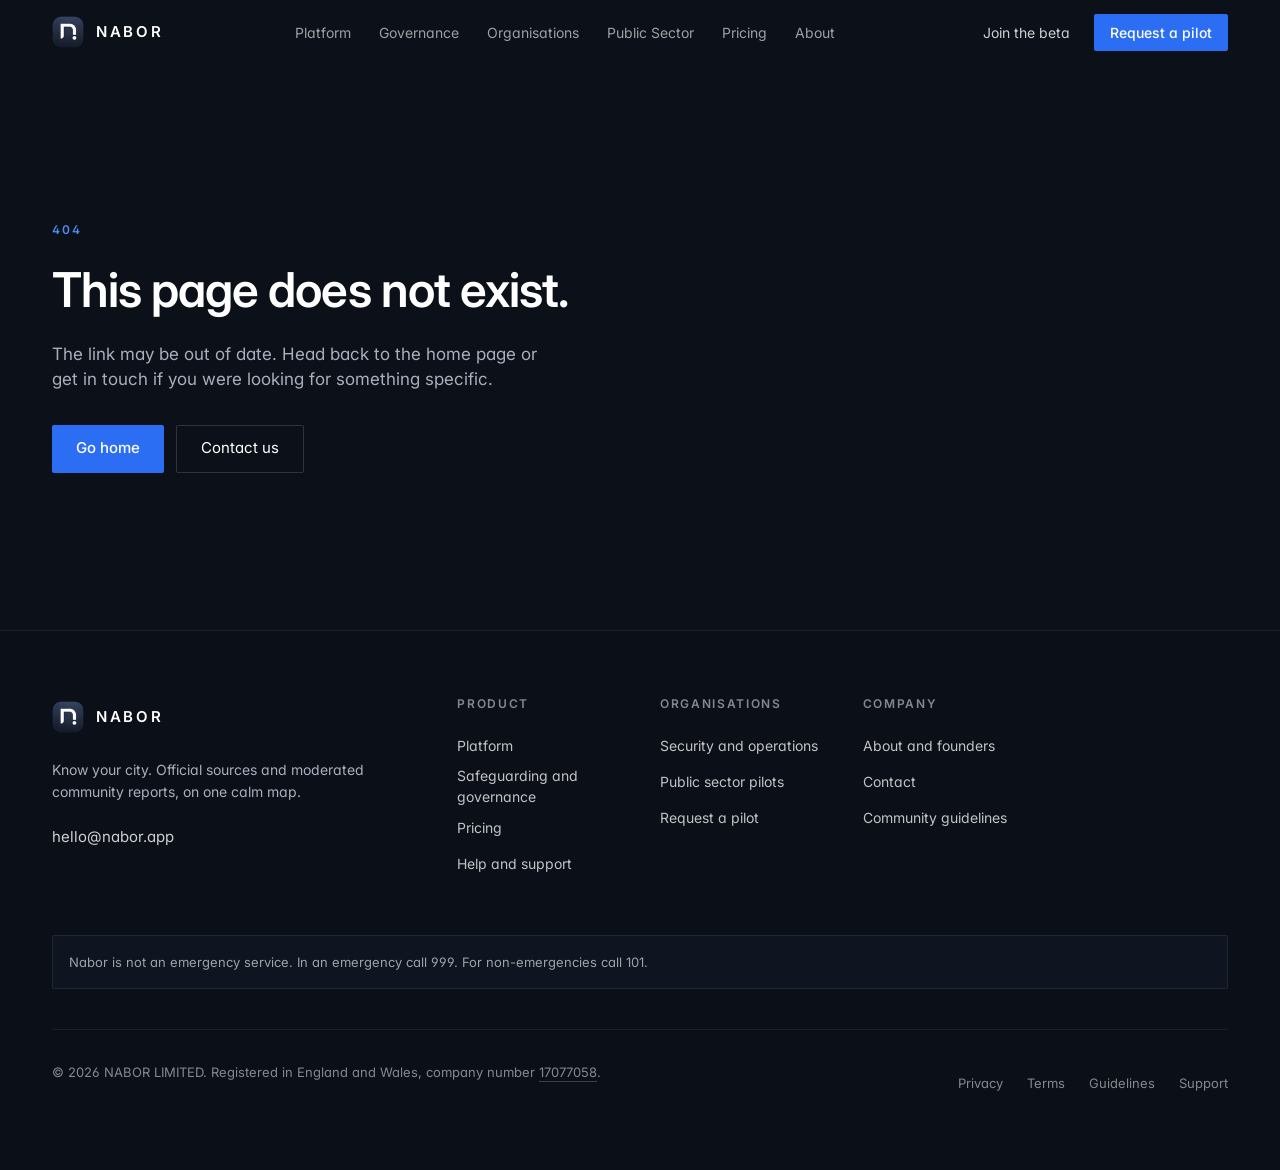
<file: index.html>
<!DOCTYPE html>
<html lang="en-GB" class="dark">
  <head>
    <meta charset="UTF-8" />
    <meta name="viewport" content="width=device-width, initial-scale=1.0, viewport-fit=cover" />
    <meta name="theme-color" content="#0B0F17" />
    <title>Nabor | Know Your City</title>
    <meta name="description" content="Live London updates from TfL, the Environment Agency and the Met Office, plus community reports reviewed before they appear. One calm map, with the source of every incident shown." />
    <link rel="canonical" href="https://nabor.app/" />

    <meta property="og:site_name" content="Nabor" />
    <meta property="og:title" content="Nabor | Know Your City" />
    <meta property="og:description" content="Live updates from official London sources and reviewed community reports, on one calm map. Launching in London." />
    <meta property="og:type" content="website" />
    <meta property="og:url" content="https://nabor.app/" />
    <meta property="og:image" content="https://nabor.app/images/share/nabor-share-2026-10.jpg" />
    <meta property="og:image:secure_url" content="https://nabor.app/images/share/nabor-share-2026-10.jpg" />
    <meta property="og:image:type" content="image/jpeg" />
    <meta property="og:image:alt" content="Nabor: Know your city. In real time. A phone showing the live Nabor map of London at night." />
    <meta property="og:image:width" content="1200" />
    <meta property="og:image:height" content="630" />
    <meta property="og:locale" content="en_GB" />
    <meta name="twitter:card" content="summary_large_image" />
    <meta name="twitter:title" content="Nabor | Know Your City" />
    <meta name="twitter:description" content="Live updates from official London sources and reviewed community reports, on one calm map. Launching in London." />
    <meta name="twitter:image" content="https://nabor.app/images/share/nabor-share-2026-10.jpg" />
    <meta name="twitter:image:alt" content="Nabor: Know your city. In real time. A phone showing the live Nabor map of London at night." />

    <link rel="icon" type="image/png" href="/favicon.png" />
    <link rel="apple-touch-icon" href="/apple-touch-icon.png" />
    <link rel="preconnect" href="https://fonts.googleapis.com" />
    <link rel="preconnect" href="https://fonts.gstatic.com" crossorigin />
    <link href="https://fonts.googleapis.com/css2?family=Inter:wght@300;400;500;600;700&display=swap" rel="stylesheet" />
    <link rel="preload" as="font" href="/fonts/Satoshi-Bold.woff2" type="font/woff2" crossorigin />
    <link rel="preload" as="image" href="/images/scenes/hand-map@1.5x.webp" type="image/webp" media="(min-width: 1024px)" />
    <link rel="preload" as="image" href="/images/scenes/hand-map.webp" type="image/webp" media="(max-width: 1023px)" />
    <script type="application/ld+json">
      {
        "@context": "https://schema.org",
        "@type": "Organization",
        "name": "NABOR LIMITED",
        "alternateName": "Nabor",
        "url": "https://nabor.app/",
        "logo": "https://nabor.app/images/logo-512.png",
        "email": "hello@nabor.app",
        "address": { "@type": "PostalAddress", "addressCountry": "GB" }
      }
    </script>
    <script type="module" crossorigin src="/assets/index-CzXyzDOO.js"></script>
    <link rel="stylesheet" crossorigin href="/assets/index-zHj2R8XG.css">
  </head>
  <body>
    <div id="root"></div>
    <noscript>Nabor needs JavaScript to display this site. Contact us at hello@nabor.app.</noscript>
  </body>
</html>
</file>
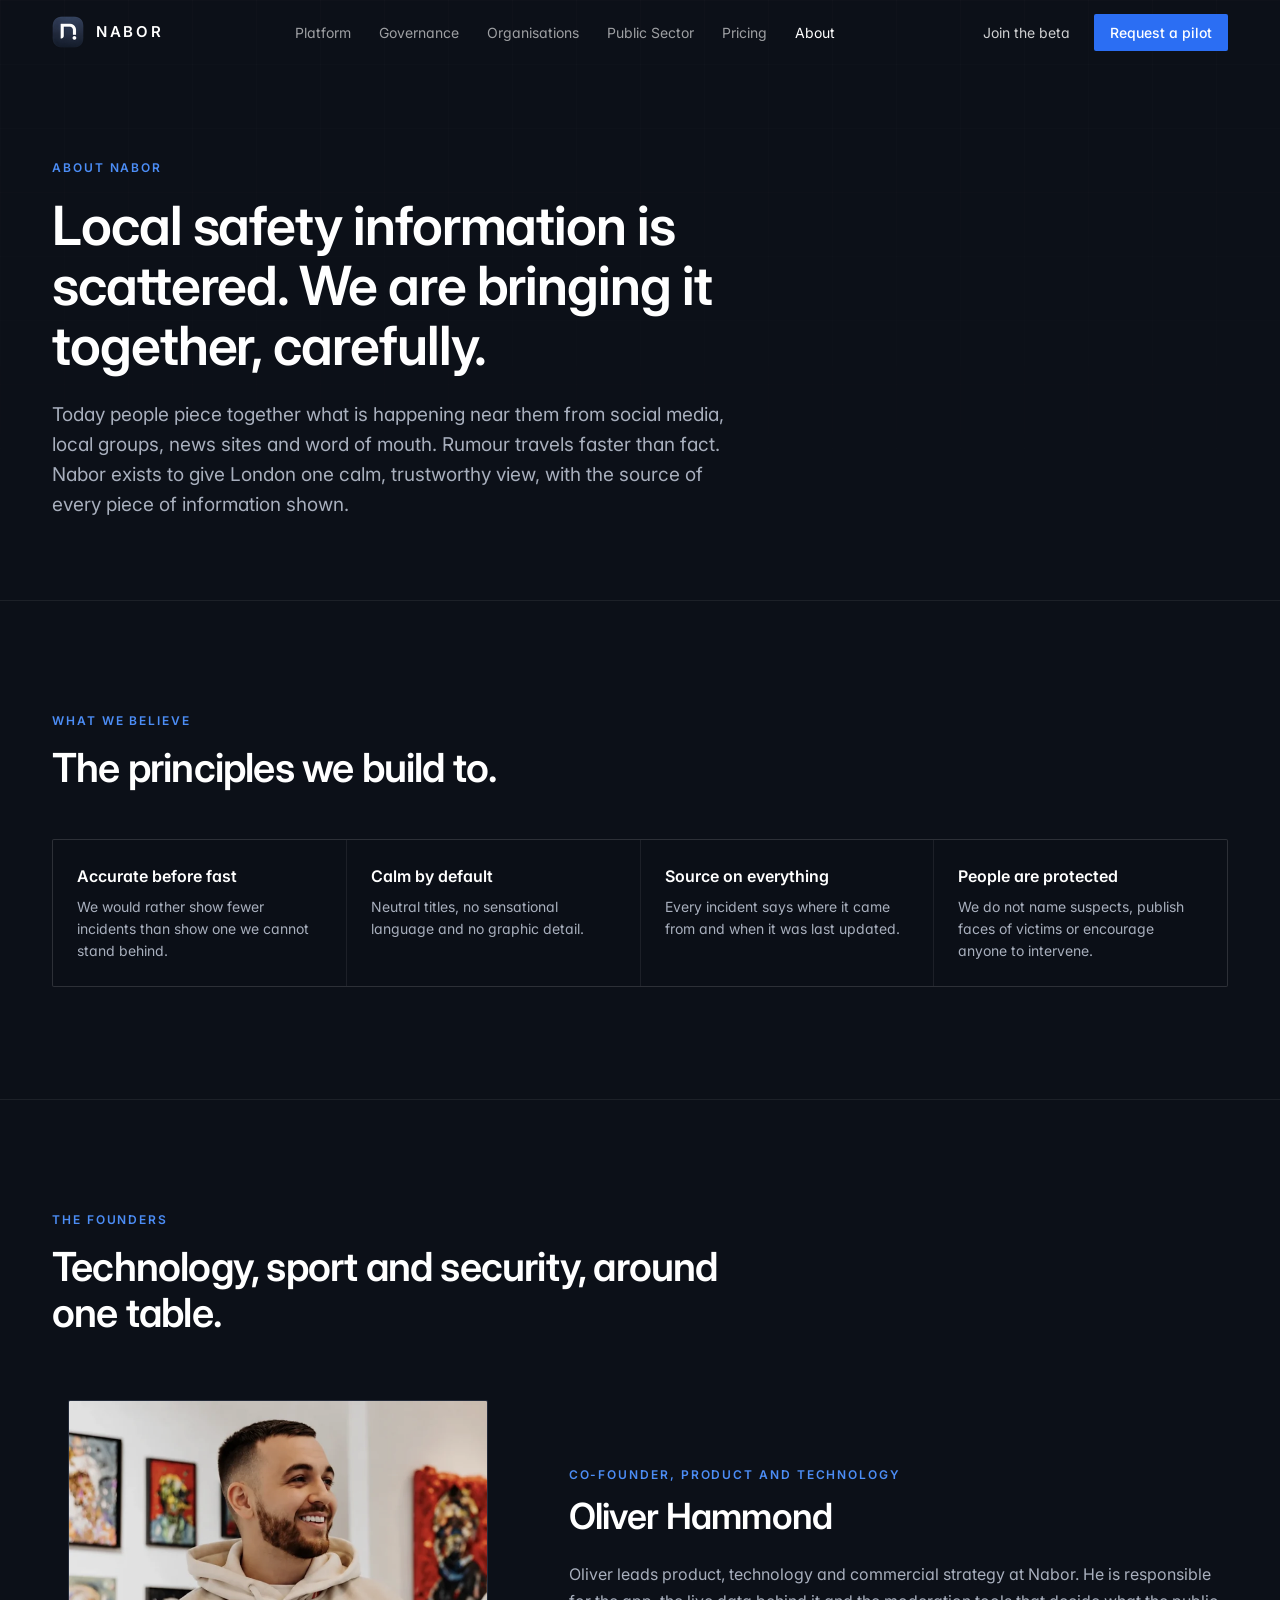
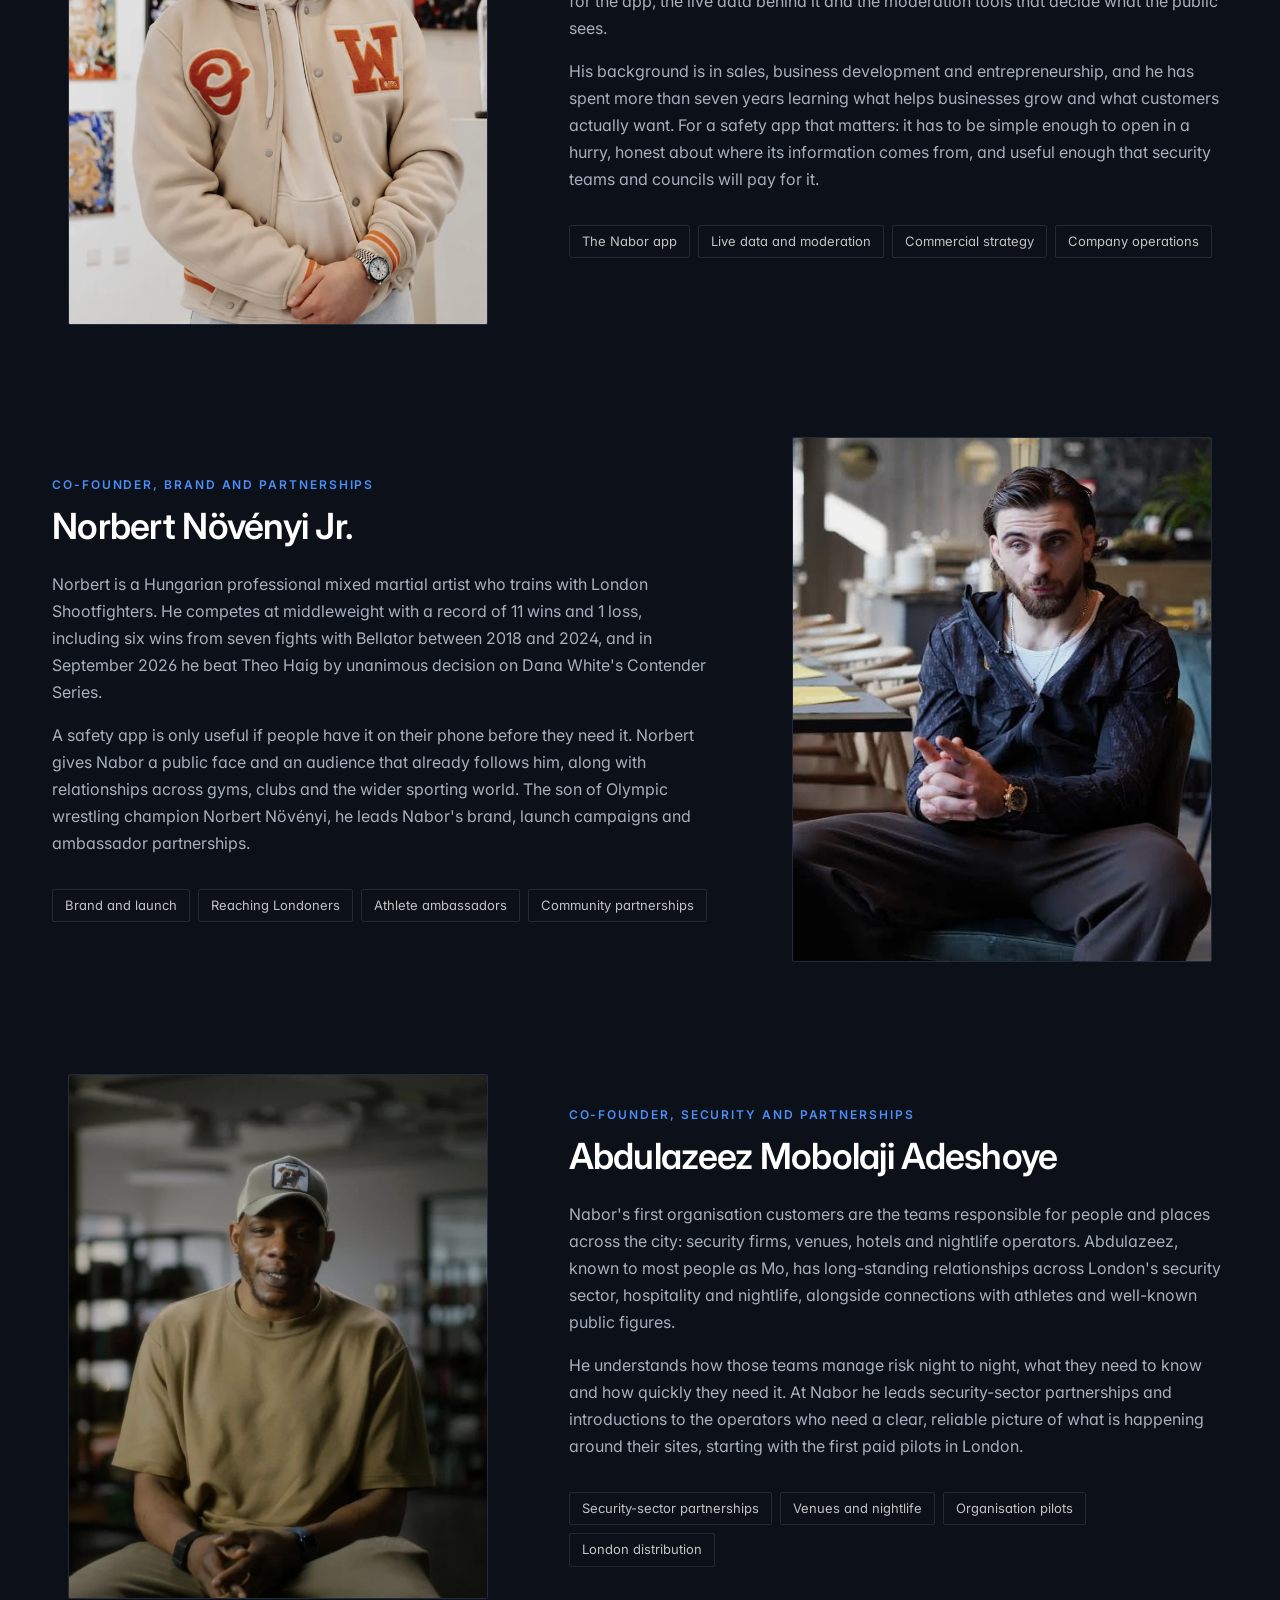
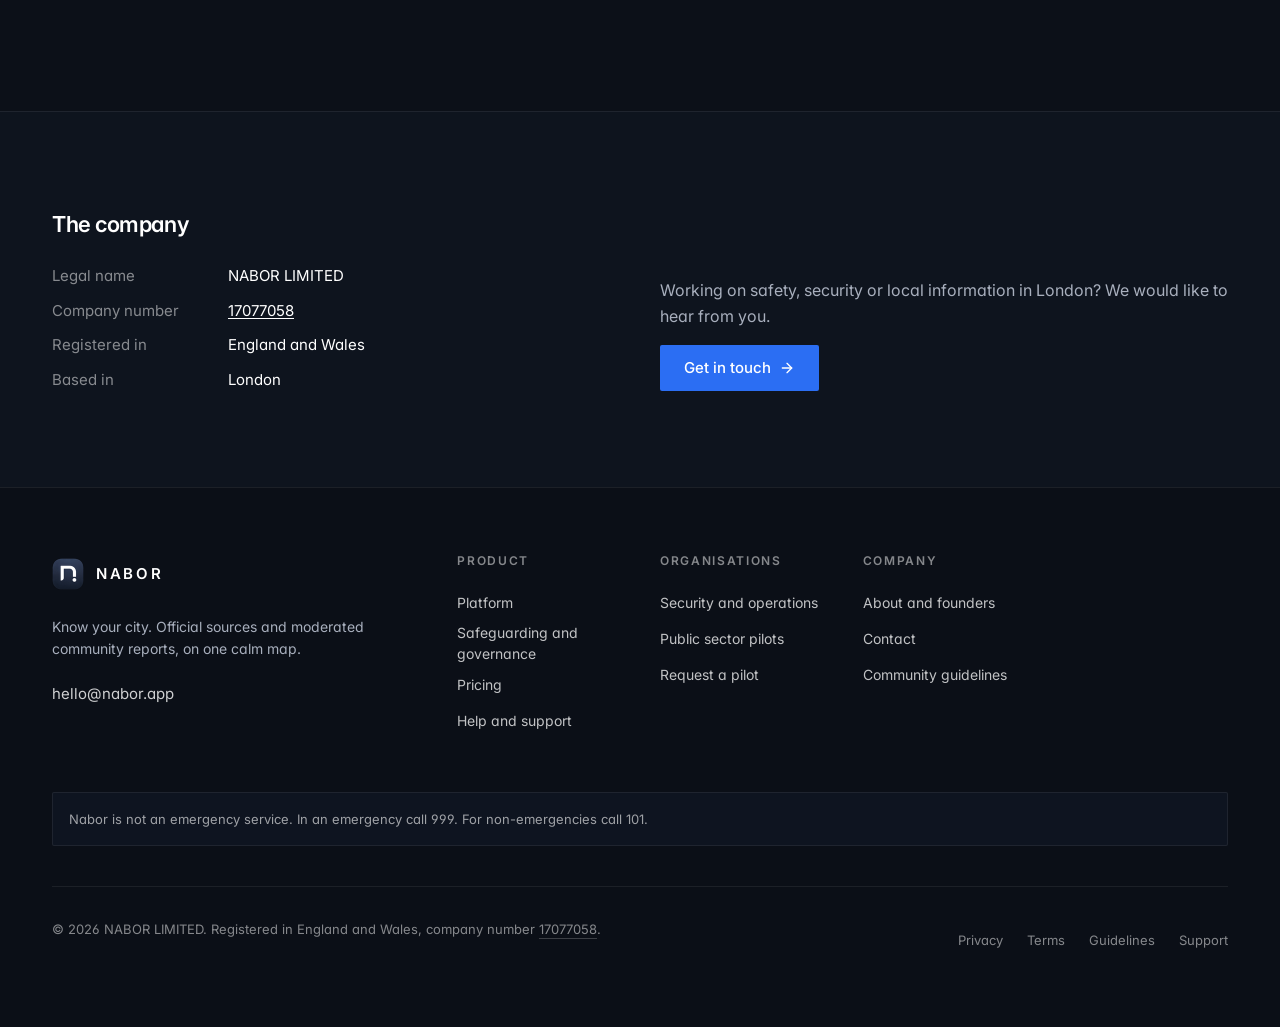
<file: about.html>
<!DOCTYPE html>
<html lang="en-GB" class="dark">
  <head>
    <meta charset="UTF-8" />
    <meta name="viewport" content="width=device-width, initial-scale=1.0, viewport-fit=cover" />
    <meta name="theme-color" content="#0B0F17" />
    <title>About and founders | Nabor</title>
    <meta name="description" content="Nabor is a London company building a trusted, location-based view of what is happening in the city. Meet founders Oliver Hammond, Norbert Növényi Jr. and Abdulazeez Mobolaji Adeshoye." />
    <link rel="canonical" href="https://nabor.app/about" />

    <meta property="og:site_name" content="Nabor" />
    <meta property="og:title" content="About and founders | Nabor" />
    <meta property="og:description" content="Nabor is a London company building a trusted, location-based view of what is happening in the city. Meet founders Oliver Hammond, Norbert Növényi Jr. and Abdulazeez Mobolaji Adeshoye." />
    <meta property="og:type" content="website" />
    <meta property="og:url" content="https://nabor.app/about" />
    <meta property="og:image" content="https://nabor.app/images/share/nabor-share-2026-10.jpg" />
    <meta property="og:image:secure_url" content="https://nabor.app/images/share/nabor-share-2026-10.jpg" />
    <meta property="og:image:type" content="image/jpeg" />
    <meta property="og:image:alt" content="Nabor: Know your city. In real time. A phone showing the live Nabor map of London at night." />
    <meta property="og:image:width" content="1200" />
    <meta property="og:image:height" content="630" />
    <meta property="og:locale" content="en_GB" />
    <meta name="twitter:card" content="summary_large_image" />
    <meta name="twitter:title" content="About and founders | Nabor" />
    <meta name="twitter:description" content="Live updates from official London sources and reviewed community reports, on one calm map. Launching in London." />
    <meta name="twitter:image" content="https://nabor.app/images/share/nabor-share-2026-10.jpg" />
    <meta name="twitter:image:alt" content="Nabor: Know your city. In real time. A phone showing the live Nabor map of London at night." />

    <link rel="icon" type="image/png" href="/favicon.png" />
    <link rel="apple-touch-icon" href="/apple-touch-icon.png" />
    <link rel="preconnect" href="https://fonts.googleapis.com" />
    <link rel="preconnect" href="https://fonts.gstatic.com" crossorigin />
    <link href="https://fonts.googleapis.com/css2?family=Inter:wght@300;400;500;600;700&display=swap" rel="stylesheet" />
    <link rel="preload" as="font" href="/fonts/Satoshi-Bold.woff2" type="font/woff2" crossorigin />
    <link rel="preload" as="image" href="/images/scenes/hand-map@1.5x.webp" type="image/webp" media="(min-width: 1024px)" />
    <link rel="preload" as="image" href="/images/scenes/hand-map.webp" type="image/webp" media="(max-width: 1023px)" />
    <script type="application/ld+json">
      {
        "@context": "https://schema.org",
        "@type": "Organization",
        "name": "NABOR LIMITED",
        "alternateName": "Nabor",
        "url": "https://nabor.app/",
        "logo": "https://nabor.app/images/logo-512.png",
        "email": "hello@nabor.app",
        "address": { "@type": "PostalAddress", "addressCountry": "GB" }
      }
    </script>
    <script type="module" crossorigin src="/assets/index-CzXyzDOO.js"></script>
    <link rel="stylesheet" crossorigin href="/assets/index-zHj2R8XG.css">
  </head>
  <body>
    <div id="root"></div>
    <noscript>Nabor needs JavaScript to display this site. Contact us at hello@nabor.app.</noscript>
  </body>
</html>
</file>
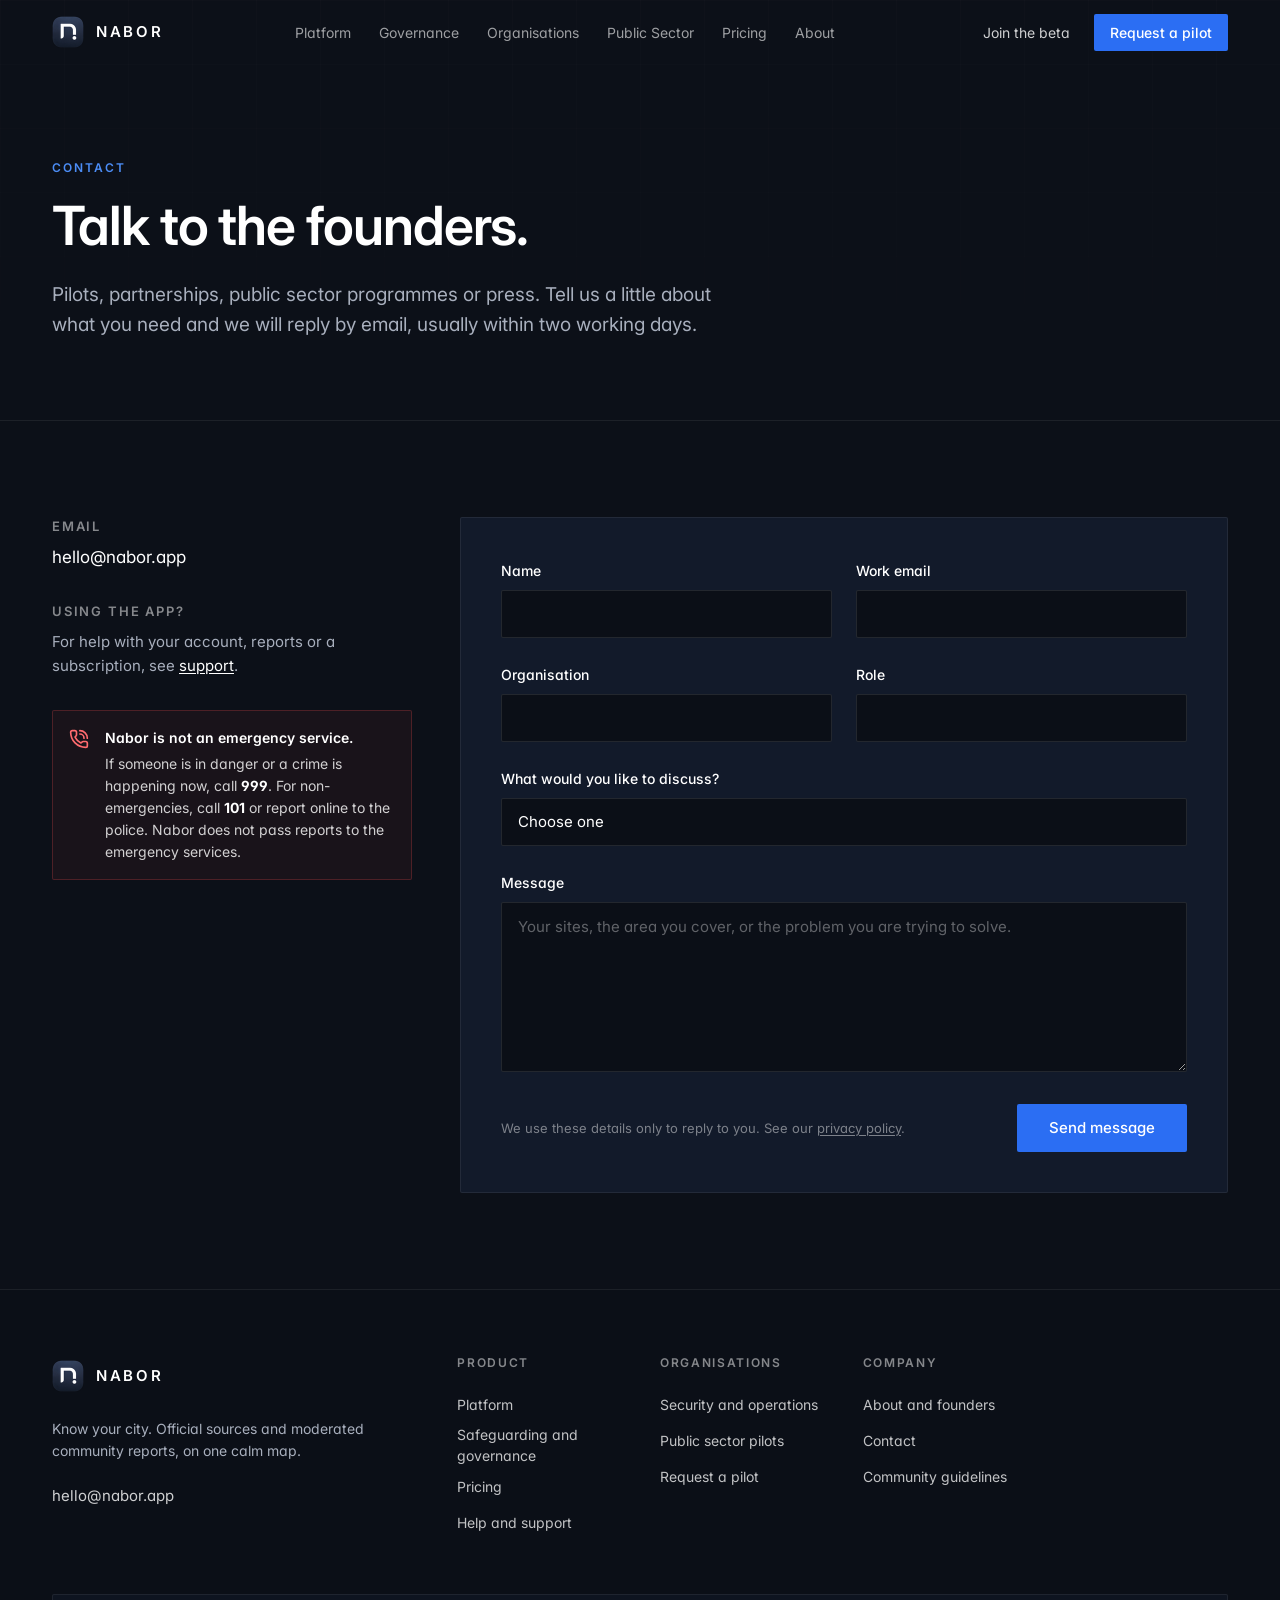
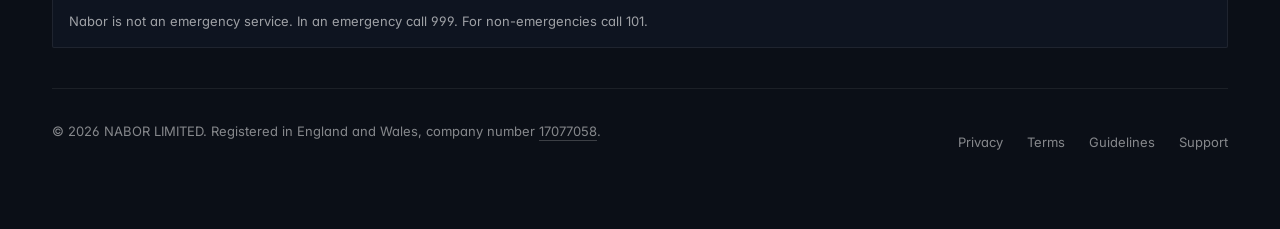
<file: contact.html>
<!DOCTYPE html>
<html lang="en-GB" class="dark">
  <head>
    <meta charset="UTF-8" />
    <meta name="viewport" content="width=device-width, initial-scale=1.0, viewport-fit=cover" />
    <meta name="theme-color" content="#0B0F17" />
    <title>Contact | Nabor</title>
    <meta name="description" content="Talk to the Nabor team about an organisation pilot, a public sector programme, a security partnership or press." />
    <link rel="canonical" href="https://nabor.app/contact" />

    <meta property="og:site_name" content="Nabor" />
    <meta property="og:title" content="Contact | Nabor" />
    <meta property="og:description" content="Talk to the Nabor team about an organisation pilot, a public sector programme, a security partnership or press." />
    <meta property="og:type" content="website" />
    <meta property="og:url" content="https://nabor.app/contact" />
    <meta property="og:image" content="https://nabor.app/images/share/nabor-share-2026-10.jpg" />
    <meta property="og:image:secure_url" content="https://nabor.app/images/share/nabor-share-2026-10.jpg" />
    <meta property="og:image:type" content="image/jpeg" />
    <meta property="og:image:alt" content="Nabor: Know your city. In real time. A phone showing the live Nabor map of London at night." />
    <meta property="og:image:width" content="1200" />
    <meta property="og:image:height" content="630" />
    <meta property="og:locale" content="en_GB" />
    <meta name="twitter:card" content="summary_large_image" />
    <meta name="twitter:title" content="Contact | Nabor" />
    <meta name="twitter:description" content="Live updates from official London sources and reviewed community reports, on one calm map. Launching in London." />
    <meta name="twitter:image" content="https://nabor.app/images/share/nabor-share-2026-10.jpg" />
    <meta name="twitter:image:alt" content="Nabor: Know your city. In real time. A phone showing the live Nabor map of London at night." />

    <link rel="icon" type="image/png" href="/favicon.png" />
    <link rel="apple-touch-icon" href="/apple-touch-icon.png" />
    <link rel="preconnect" href="https://fonts.googleapis.com" />
    <link rel="preconnect" href="https://fonts.gstatic.com" crossorigin />
    <link href="https://fonts.googleapis.com/css2?family=Inter:wght@300;400;500;600;700&display=swap" rel="stylesheet" />
    <link rel="preload" as="font" href="/fonts/Satoshi-Bold.woff2" type="font/woff2" crossorigin />
    <link rel="preload" as="image" href="/images/scenes/hand-map@1.5x.webp" type="image/webp" media="(min-width: 1024px)" />
    <link rel="preload" as="image" href="/images/scenes/hand-map.webp" type="image/webp" media="(max-width: 1023px)" />
    <script type="application/ld+json">
      {
        "@context": "https://schema.org",
        "@type": "Organization",
        "name": "NABOR LIMITED",
        "alternateName": "Nabor",
        "url": "https://nabor.app/",
        "logo": "https://nabor.app/images/logo-512.png",
        "email": "hello@nabor.app",
        "address": { "@type": "PostalAddress", "addressCountry": "GB" }
      }
    </script>
    <script type="module" crossorigin src="/assets/index-CzXyzDOO.js"></script>
    <link rel="stylesheet" crossorigin href="/assets/index-zHj2R8XG.css">
  </head>
  <body>
    <div id="root"></div>
    <noscript>Nabor needs JavaScript to display this site. Contact us at hello@nabor.app.</noscript>
  </body>
</html>
</file>
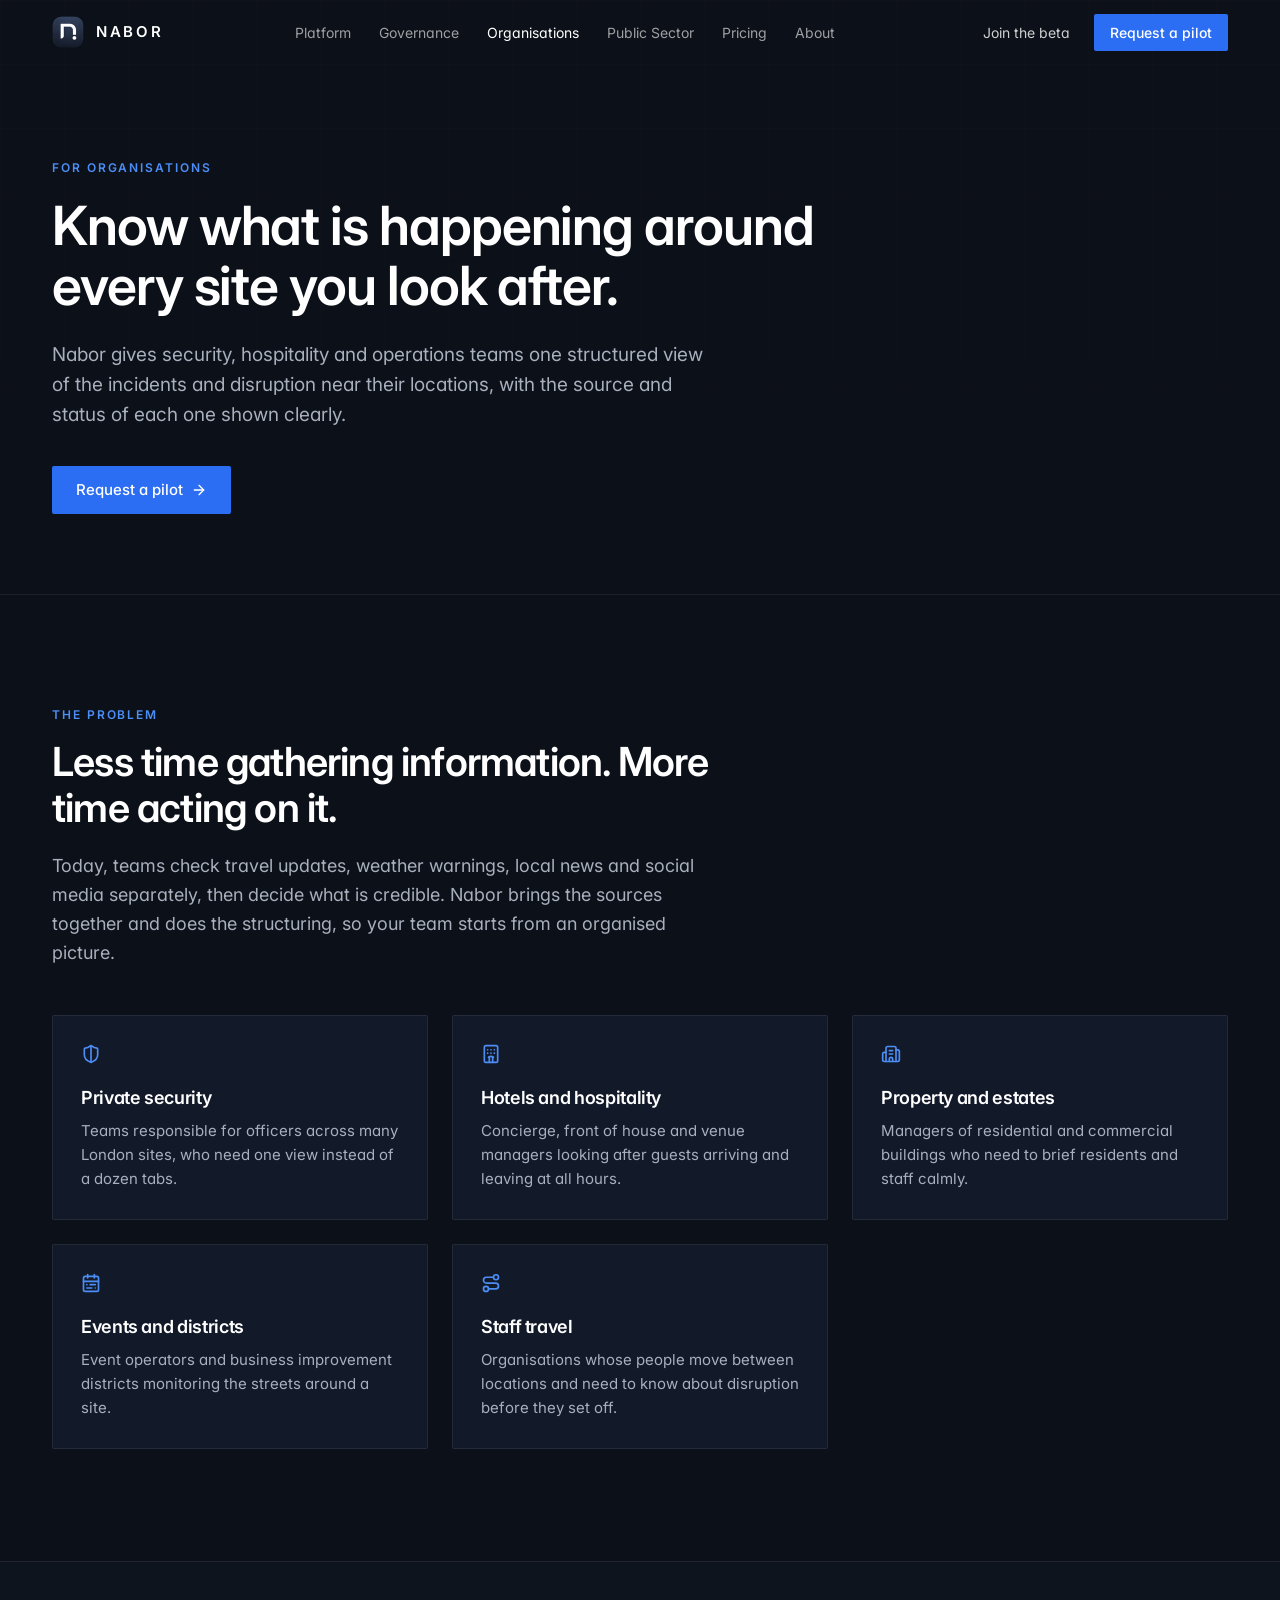
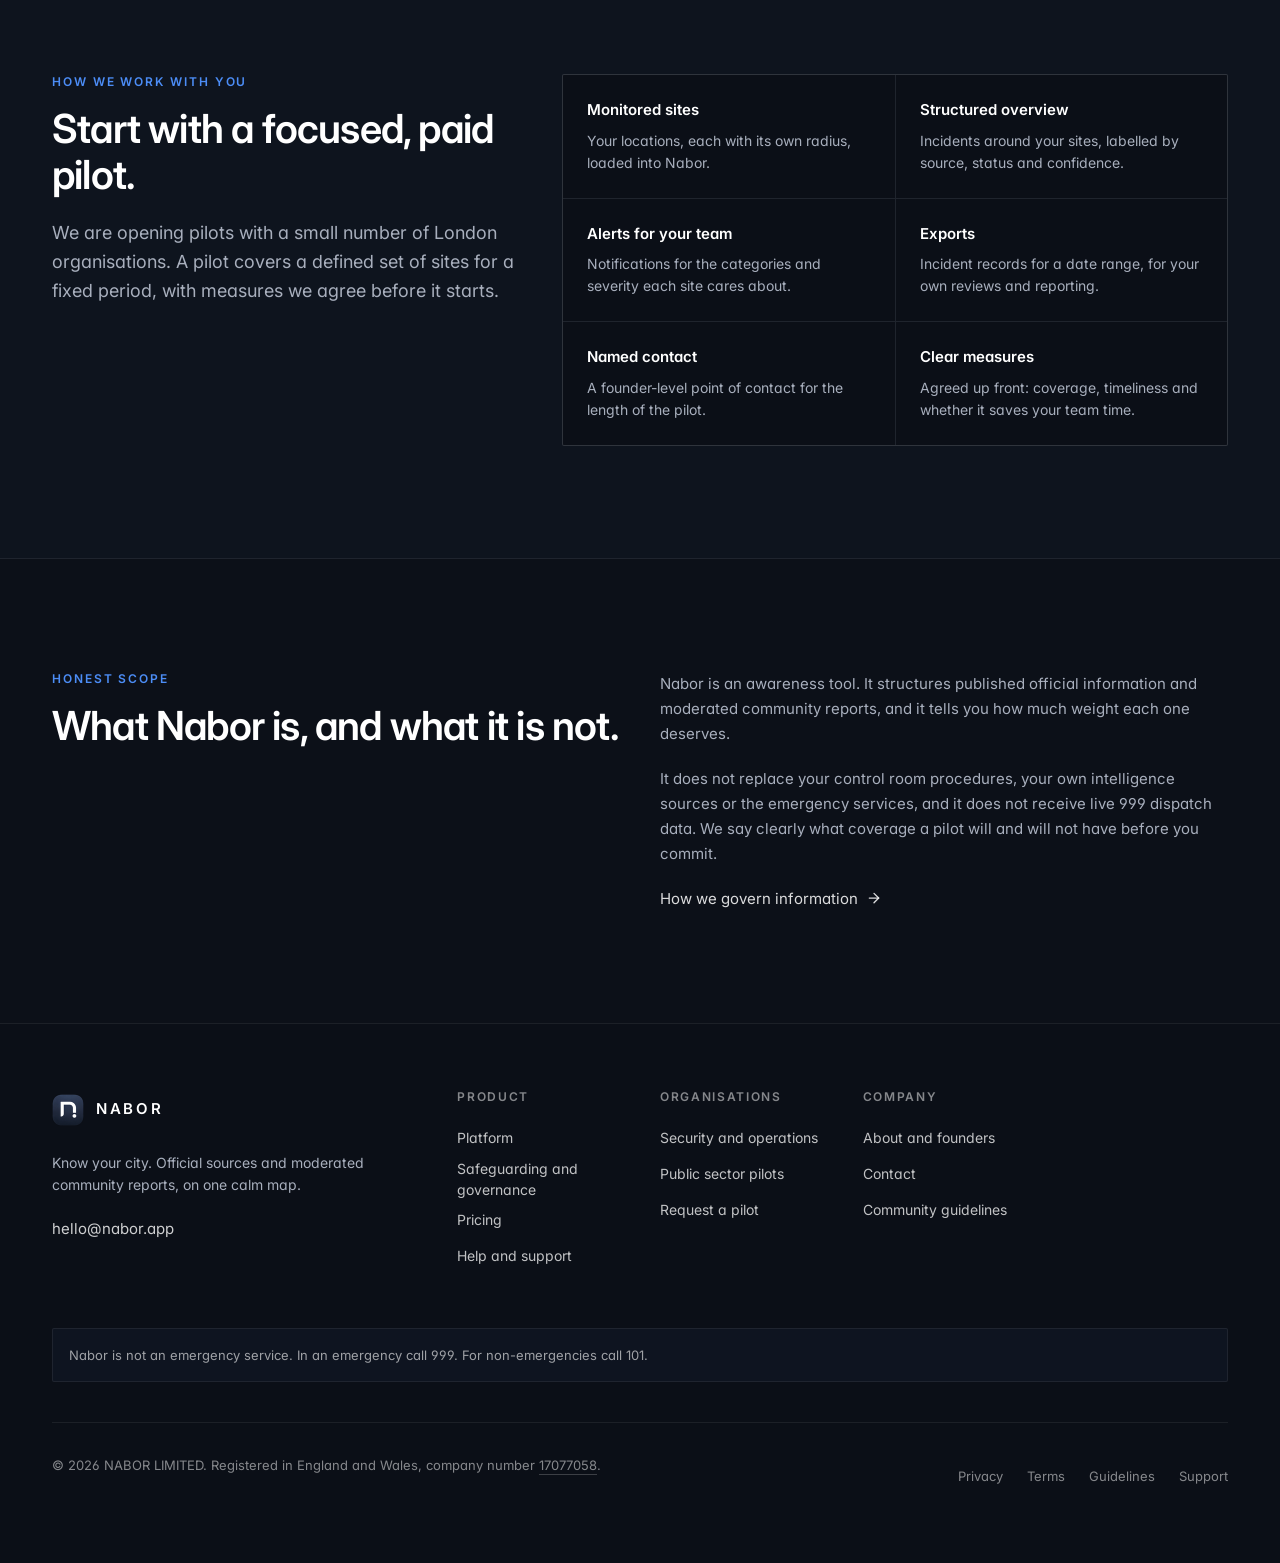
<file: enterprise.html>
<!DOCTYPE html>
<html lang="en-GB" class="dark">
  <head>
    <meta charset="UTF-8" />
    <meta name="viewport" content="width=device-width, initial-scale=1.0, viewport-fit=cover" />
    <meta name="theme-color" content="#0B0F17" />
    <title>For organisations | Nabor</title>
    <meta name="description" content="Nabor for security, hospitality, property and event teams in London: one structured view of what is happening around your sites, offered as a scoped paid pilot." />
    <link rel="canonical" href="https://nabor.app/enterprise" />

    <meta property="og:site_name" content="Nabor" />
    <meta property="og:title" content="For organisations | Nabor" />
    <meta property="og:description" content="Nabor for security, hospitality, property and event teams in London: one structured view of what is happening around your sites, offered as a scoped paid pilot." />
    <meta property="og:type" content="website" />
    <meta property="og:url" content="https://nabor.app/enterprise" />
    <meta property="og:image" content="https://nabor.app/images/share/nabor-share-2026-10.jpg" />
    <meta property="og:image:secure_url" content="https://nabor.app/images/share/nabor-share-2026-10.jpg" />
    <meta property="og:image:type" content="image/jpeg" />
    <meta property="og:image:alt" content="Nabor: Know your city. In real time. A phone showing the live Nabor map of London at night." />
    <meta property="og:image:width" content="1200" />
    <meta property="og:image:height" content="630" />
    <meta property="og:locale" content="en_GB" />
    <meta name="twitter:card" content="summary_large_image" />
    <meta name="twitter:title" content="For organisations | Nabor" />
    <meta name="twitter:description" content="Live updates from official London sources and reviewed community reports, on one calm map. Launching in London." />
    <meta name="twitter:image" content="https://nabor.app/images/share/nabor-share-2026-10.jpg" />
    <meta name="twitter:image:alt" content="Nabor: Know your city. In real time. A phone showing the live Nabor map of London at night." />

    <link rel="icon" type="image/png" href="/favicon.png" />
    <link rel="apple-touch-icon" href="/apple-touch-icon.png" />
    <link rel="preconnect" href="https://fonts.googleapis.com" />
    <link rel="preconnect" href="https://fonts.gstatic.com" crossorigin />
    <link href="https://fonts.googleapis.com/css2?family=Inter:wght@300;400;500;600;700&display=swap" rel="stylesheet" />
    <link rel="preload" as="font" href="/fonts/Satoshi-Bold.woff2" type="font/woff2" crossorigin />
    <link rel="preload" as="image" href="/images/scenes/hand-map@1.5x.webp" type="image/webp" media="(min-width: 1024px)" />
    <link rel="preload" as="image" href="/images/scenes/hand-map.webp" type="image/webp" media="(max-width: 1023px)" />
    <script type="application/ld+json">
      {
        "@context": "https://schema.org",
        "@type": "Organization",
        "name": "NABOR LIMITED",
        "alternateName": "Nabor",
        "url": "https://nabor.app/",
        "logo": "https://nabor.app/images/logo-512.png",
        "email": "hello@nabor.app",
        "address": { "@type": "PostalAddress", "addressCountry": "GB" }
      }
    </script>
    <script type="module" crossorigin src="/assets/index-CzXyzDOO.js"></script>
    <link rel="stylesheet" crossorigin href="/assets/index-zHj2R8XG.css">
  </head>
  <body>
    <div id="root"></div>
    <noscript>Nabor needs JavaScript to display this site. Contact us at hello@nabor.app.</noscript>
  </body>
</html>
</file>
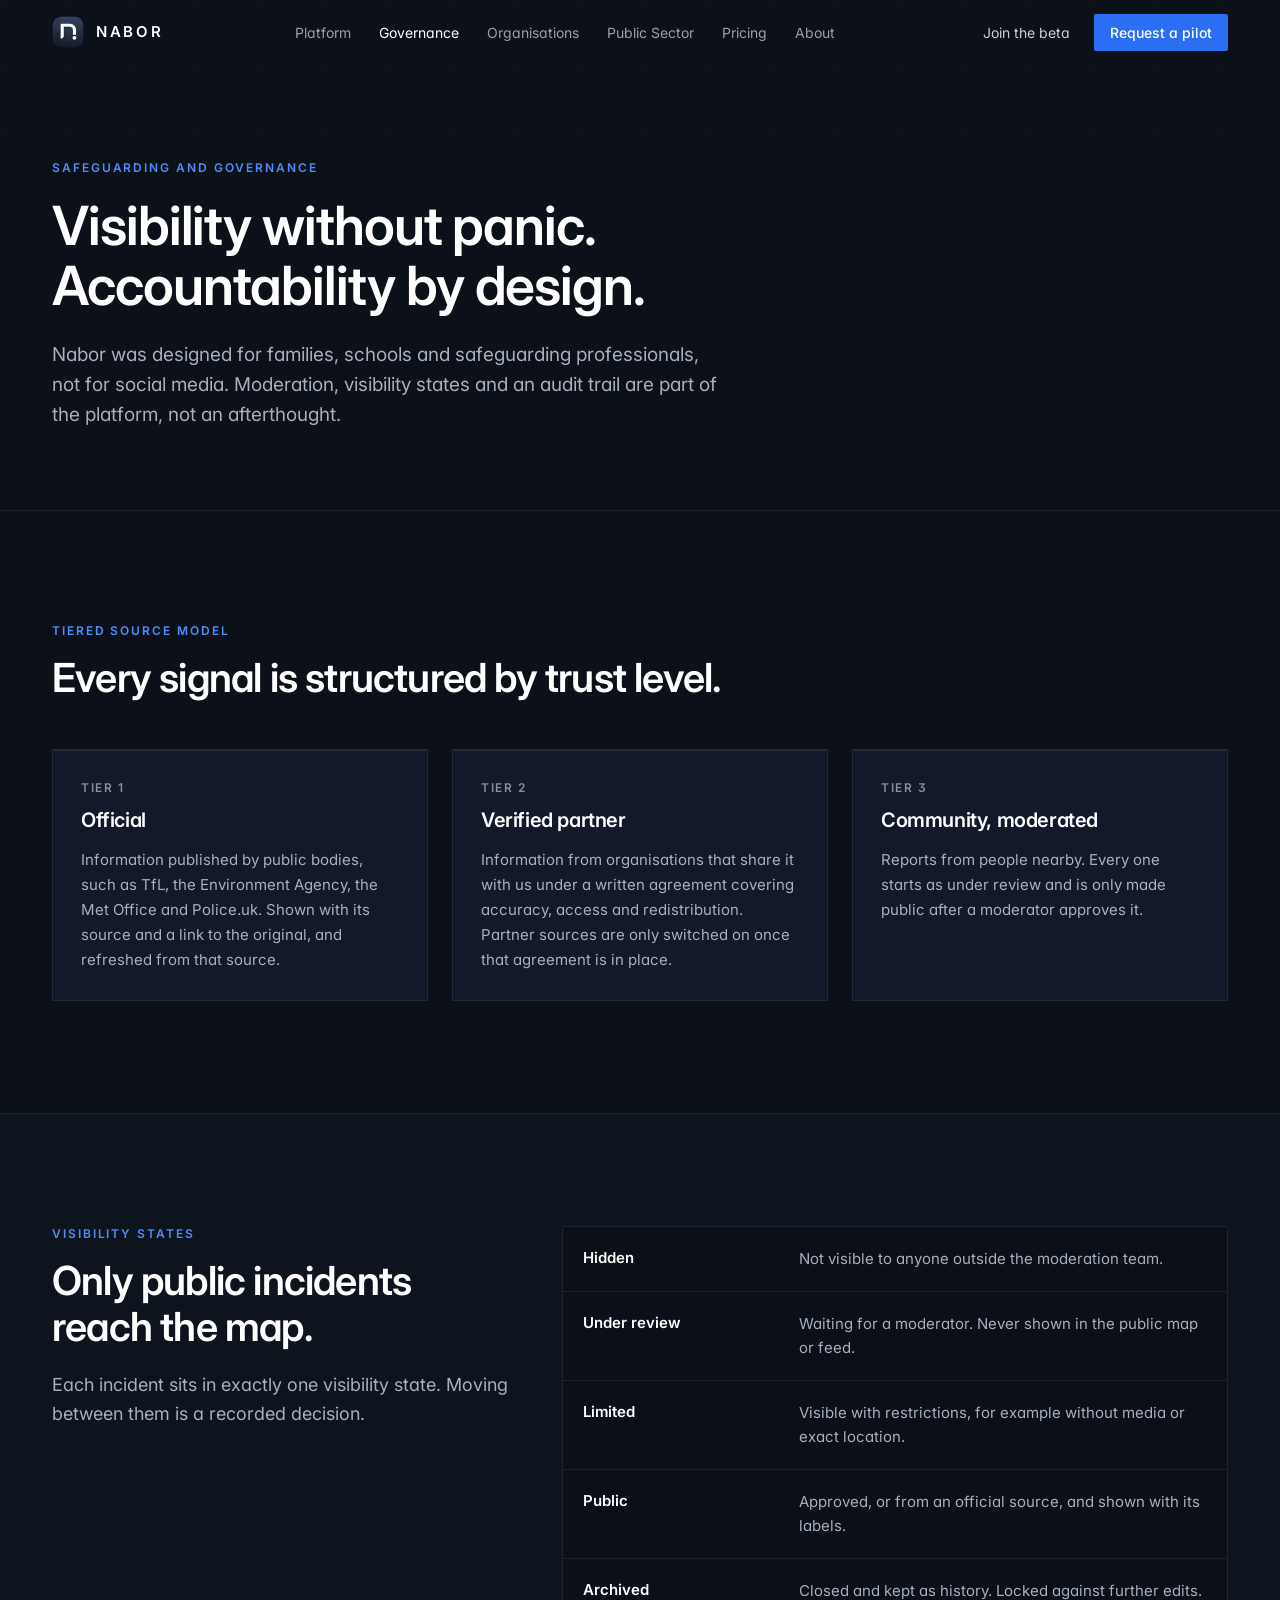
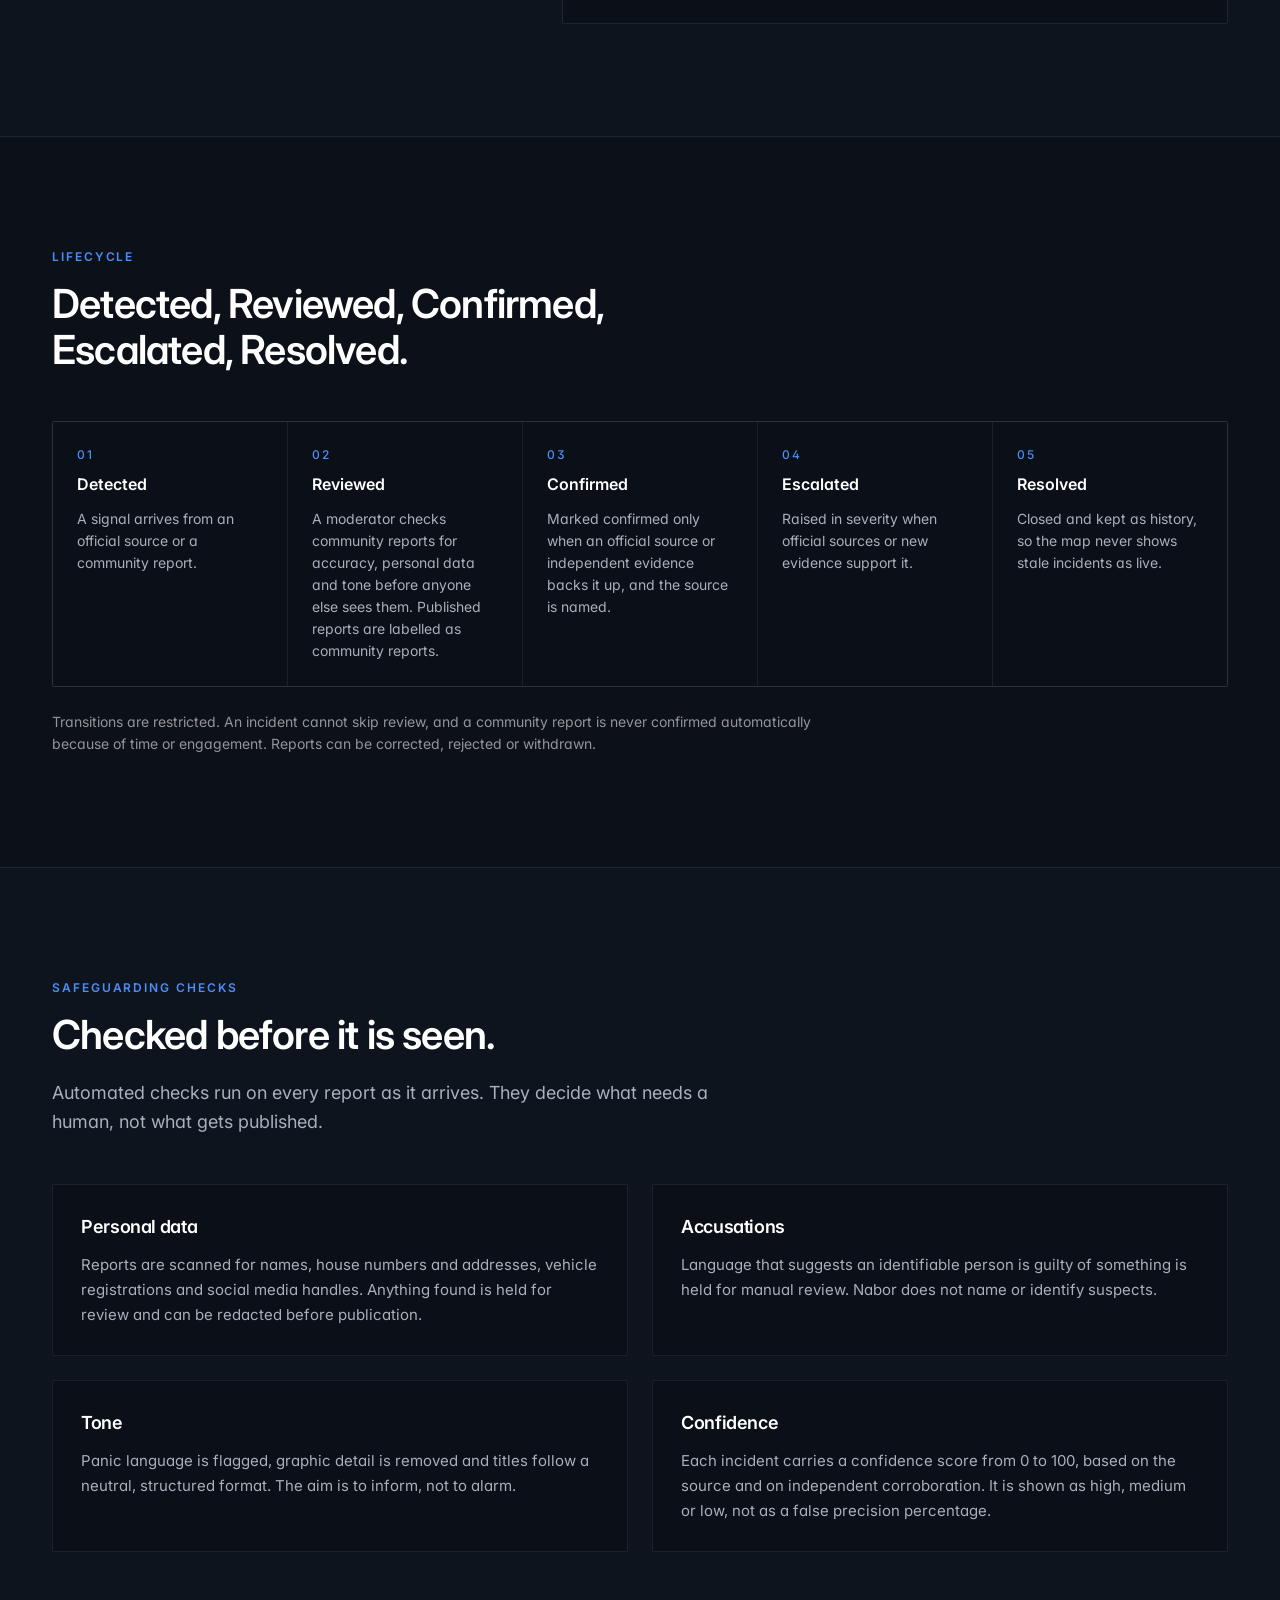
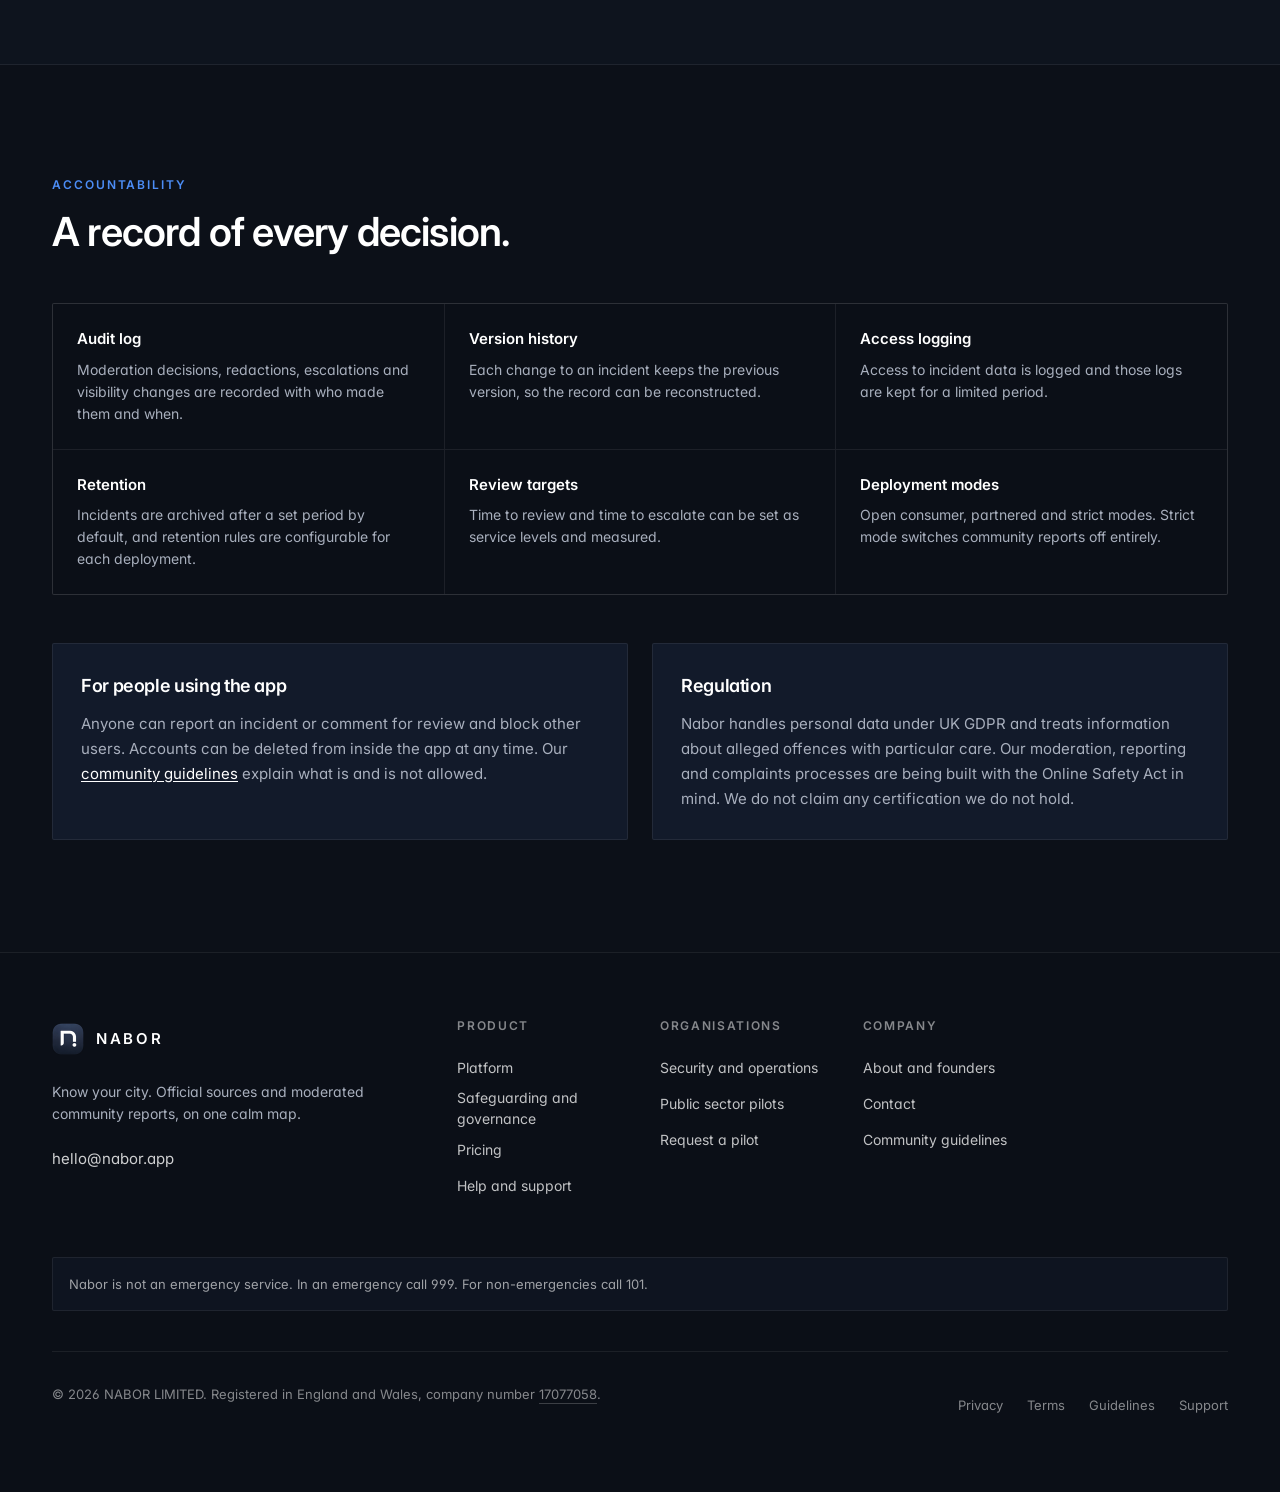
<file: governance.html>
<!DOCTYPE html>
<html lang="en-GB" class="dark">
  <head>
    <meta charset="UTF-8" />
    <meta name="viewport" content="width=device-width, initial-scale=1.0, viewport-fit=cover" />
    <meta name="theme-color" content="#0B0F17" />
    <title>Safeguarding and governance | Nabor</title>
    <meta name="description" content="How Nabor structures, moderates and audits information: a tiered source model, visibility states, safeguarding checks, confidence scoring and a full audit trail." />
    <link rel="canonical" href="https://nabor.app/governance" />

    <meta property="og:site_name" content="Nabor" />
    <meta property="og:title" content="Safeguarding and governance | Nabor" />
    <meta property="og:description" content="How Nabor structures, moderates and audits information: a tiered source model, visibility states, safeguarding checks, confidence scoring and a full audit trail." />
    <meta property="og:type" content="website" />
    <meta property="og:url" content="https://nabor.app/governance" />
    <meta property="og:image" content="https://nabor.app/images/share/nabor-share-2026-10.jpg" />
    <meta property="og:image:secure_url" content="https://nabor.app/images/share/nabor-share-2026-10.jpg" />
    <meta property="og:image:type" content="image/jpeg" />
    <meta property="og:image:alt" content="Nabor: Know your city. In real time. A phone showing the live Nabor map of London at night." />
    <meta property="og:image:width" content="1200" />
    <meta property="og:image:height" content="630" />
    <meta property="og:locale" content="en_GB" />
    <meta name="twitter:card" content="summary_large_image" />
    <meta name="twitter:title" content="Safeguarding and governance | Nabor" />
    <meta name="twitter:description" content="Live updates from official London sources and reviewed community reports, on one calm map. Launching in London." />
    <meta name="twitter:image" content="https://nabor.app/images/share/nabor-share-2026-10.jpg" />
    <meta name="twitter:image:alt" content="Nabor: Know your city. In real time. A phone showing the live Nabor map of London at night." />

    <link rel="icon" type="image/png" href="/favicon.png" />
    <link rel="apple-touch-icon" href="/apple-touch-icon.png" />
    <link rel="preconnect" href="https://fonts.googleapis.com" />
    <link rel="preconnect" href="https://fonts.gstatic.com" crossorigin />
    <link href="https://fonts.googleapis.com/css2?family=Inter:wght@300;400;500;600;700&display=swap" rel="stylesheet" />
    <link rel="preload" as="font" href="/fonts/Satoshi-Bold.woff2" type="font/woff2" crossorigin />
    <link rel="preload" as="image" href="/images/scenes/hand-map@1.5x.webp" type="image/webp" media="(min-width: 1024px)" />
    <link rel="preload" as="image" href="/images/scenes/hand-map.webp" type="image/webp" media="(max-width: 1023px)" />
    <script type="application/ld+json">
      {
        "@context": "https://schema.org",
        "@type": "Organization",
        "name": "NABOR LIMITED",
        "alternateName": "Nabor",
        "url": "https://nabor.app/",
        "logo": "https://nabor.app/images/logo-512.png",
        "email": "hello@nabor.app",
        "address": { "@type": "PostalAddress", "addressCountry": "GB" }
      }
    </script>
    <script type="module" crossorigin src="/assets/index-CzXyzDOO.js"></script>
    <link rel="stylesheet" crossorigin href="/assets/index-zHj2R8XG.css">
  </head>
  <body>
    <div id="root"></div>
    <noscript>Nabor needs JavaScript to display this site. Contact us at hello@nabor.app.</noscript>
  </body>
</html>
</file>
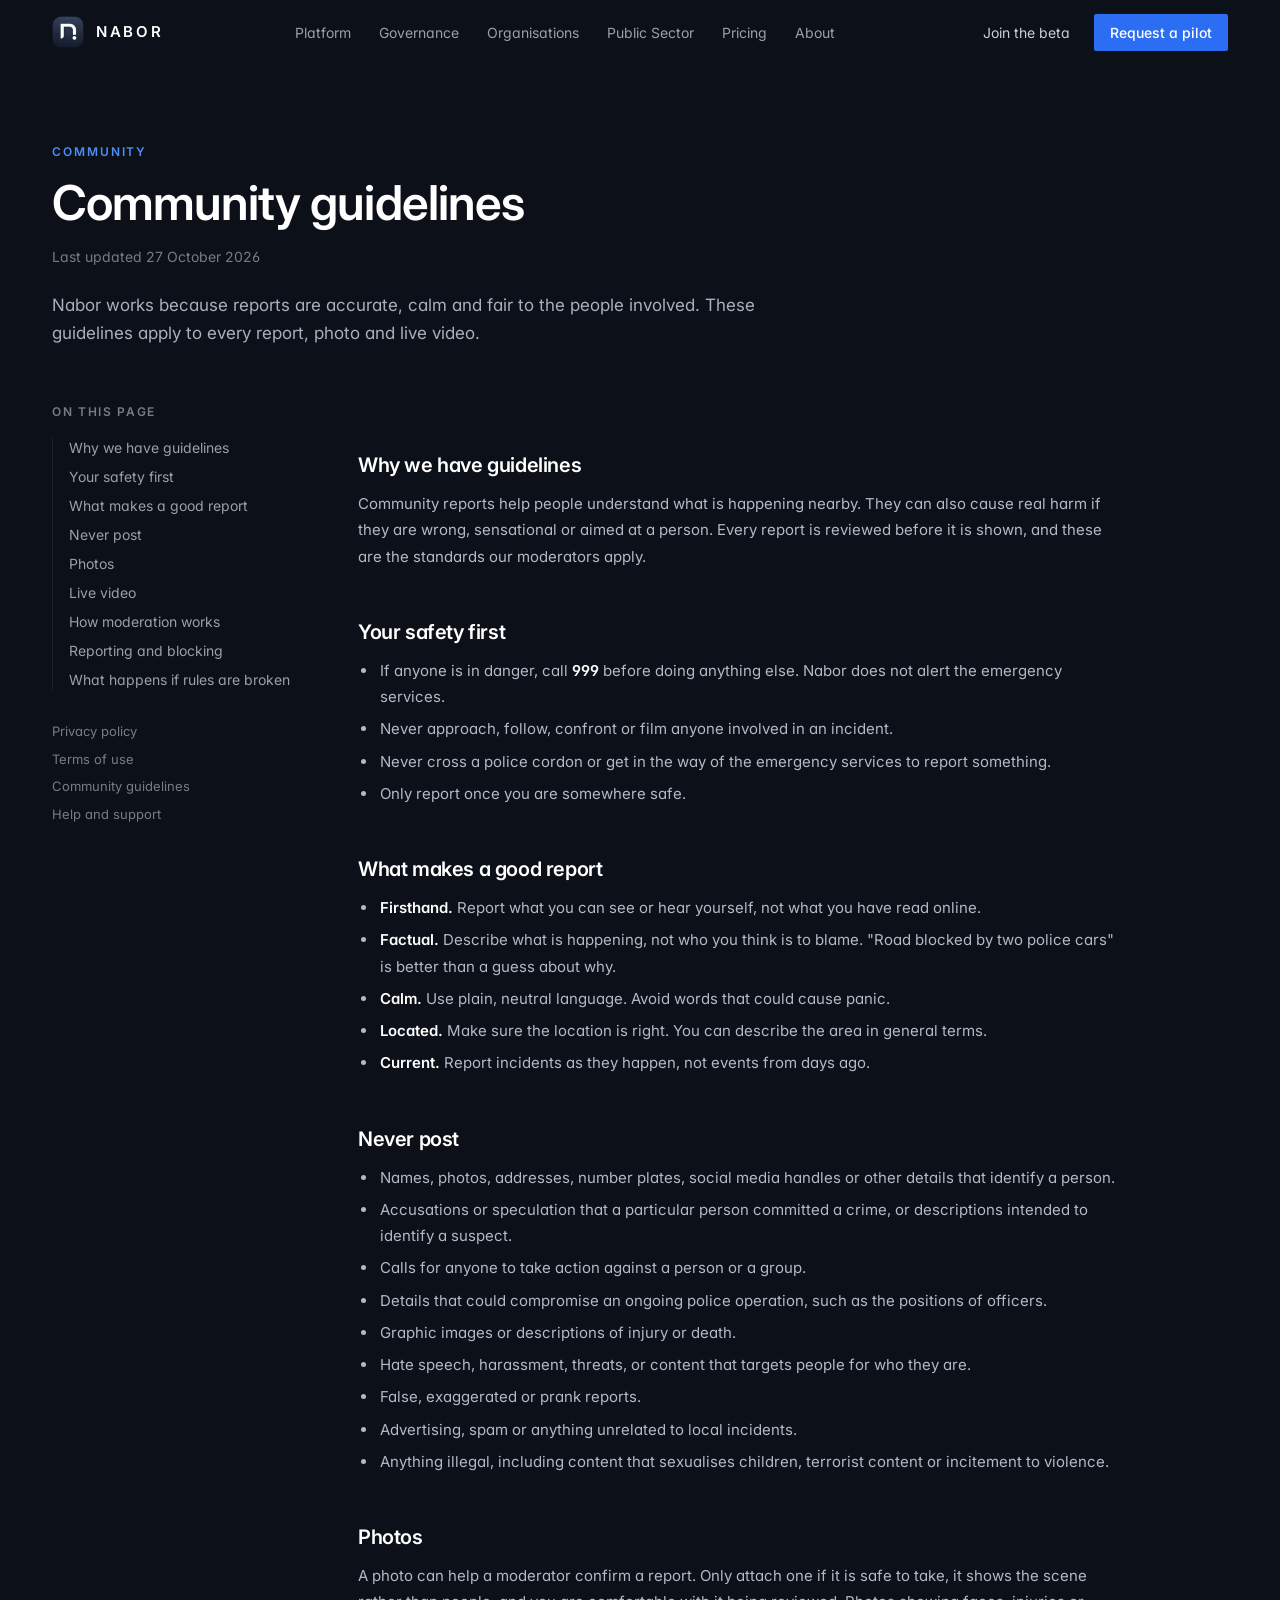
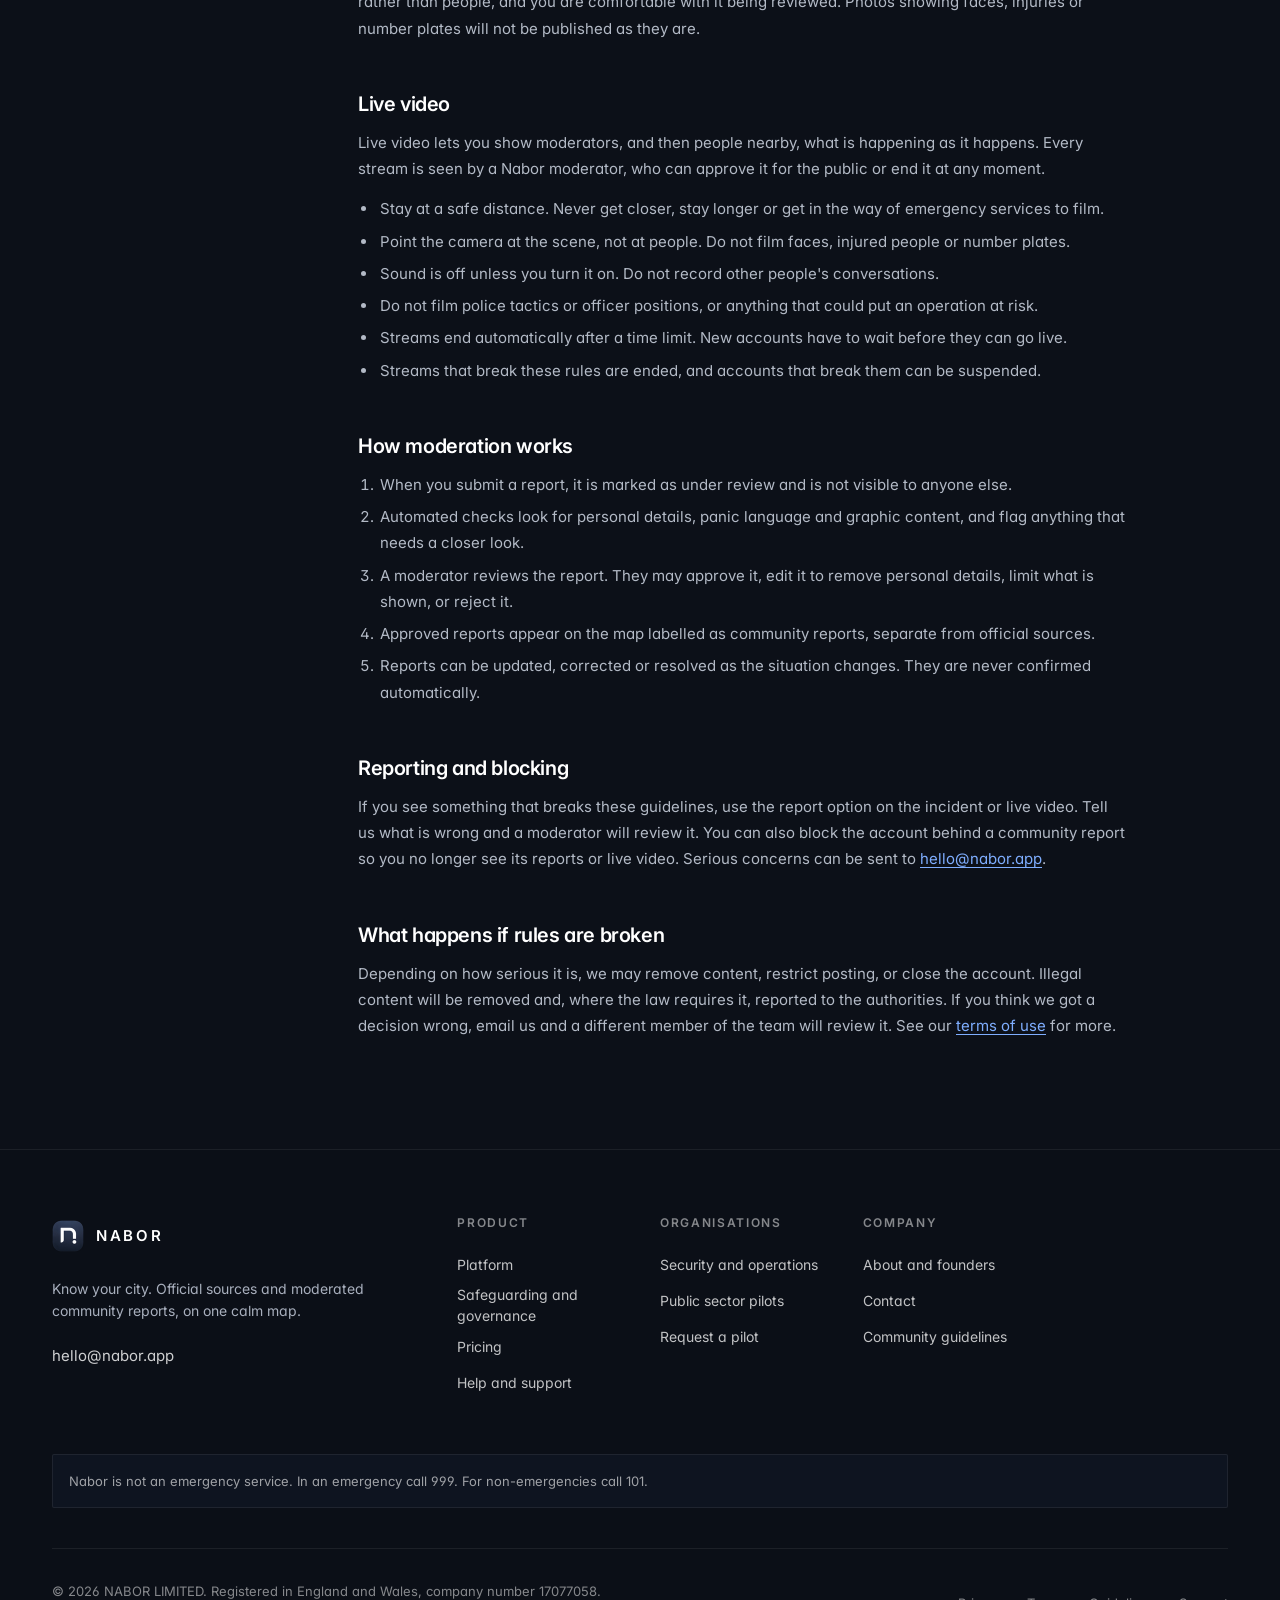
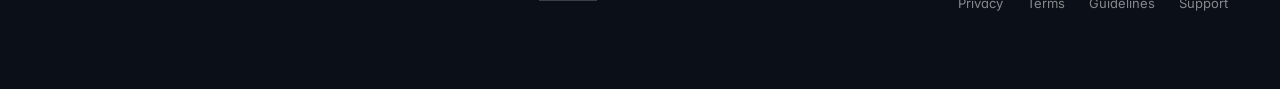
<file: guidelines.html>
<!DOCTYPE html>
<html lang="en-GB" class="dark">
  <head>
    <meta charset="UTF-8" />
    <meta name="viewport" content="width=device-width, initial-scale=1.0, viewport-fit=cover" />
    <meta name="theme-color" content="#0B0F17" />
    <title>Community guidelines | Nabor</title>
    <meta name="description" content="What you can and cannot post on Nabor, how community reports are moderated, and how to report content or block users." />
    <link rel="canonical" href="https://nabor.app/guidelines" />

    <meta property="og:site_name" content="Nabor" />
    <meta property="og:title" content="Community guidelines | Nabor" />
    <meta property="og:description" content="What you can and cannot post on Nabor, how community reports are moderated, and how to report content or block users." />
    <meta property="og:type" content="website" />
    <meta property="og:url" content="https://nabor.app/guidelines" />
    <meta property="og:image" content="https://nabor.app/images/share/nabor-share-2026-10.jpg" />
    <meta property="og:image:secure_url" content="https://nabor.app/images/share/nabor-share-2026-10.jpg" />
    <meta property="og:image:type" content="image/jpeg" />
    <meta property="og:image:alt" content="Nabor: Know your city. In real time. A phone showing the live Nabor map of London at night." />
    <meta property="og:image:width" content="1200" />
    <meta property="og:image:height" content="630" />
    <meta property="og:locale" content="en_GB" />
    <meta name="twitter:card" content="summary_large_image" />
    <meta name="twitter:title" content="Community guidelines | Nabor" />
    <meta name="twitter:description" content="Live updates from official London sources and reviewed community reports, on one calm map. Launching in London." />
    <meta name="twitter:image" content="https://nabor.app/images/share/nabor-share-2026-10.jpg" />
    <meta name="twitter:image:alt" content="Nabor: Know your city. In real time. A phone showing the live Nabor map of London at night." />

    <link rel="icon" type="image/png" href="/favicon.png" />
    <link rel="apple-touch-icon" href="/apple-touch-icon.png" />
    <link rel="preconnect" href="https://fonts.googleapis.com" />
    <link rel="preconnect" href="https://fonts.gstatic.com" crossorigin />
    <link href="https://fonts.googleapis.com/css2?family=Inter:wght@300;400;500;600;700&display=swap" rel="stylesheet" />
    <link rel="preload" as="font" href="/fonts/Satoshi-Bold.woff2" type="font/woff2" crossorigin />
    <link rel="preload" as="image" href="/images/scenes/hand-map@1.5x.webp" type="image/webp" media="(min-width: 1024px)" />
    <link rel="preload" as="image" href="/images/scenes/hand-map.webp" type="image/webp" media="(max-width: 1023px)" />
    <script type="application/ld+json">
      {
        "@context": "https://schema.org",
        "@type": "Organization",
        "name": "NABOR LIMITED",
        "alternateName": "Nabor",
        "url": "https://nabor.app/",
        "logo": "https://nabor.app/images/logo-512.png",
        "email": "hello@nabor.app",
        "address": { "@type": "PostalAddress", "addressCountry": "GB" }
      }
    </script>
    <script type="module" crossorigin src="/assets/index-CzXyzDOO.js"></script>
    <link rel="stylesheet" crossorigin href="/assets/index-zHj2R8XG.css">
  </head>
  <body>
    <div id="root"></div>
    <noscript>Nabor needs JavaScript to display this site. Contact us at hello@nabor.app.</noscript>
  </body>
</html>
</file>
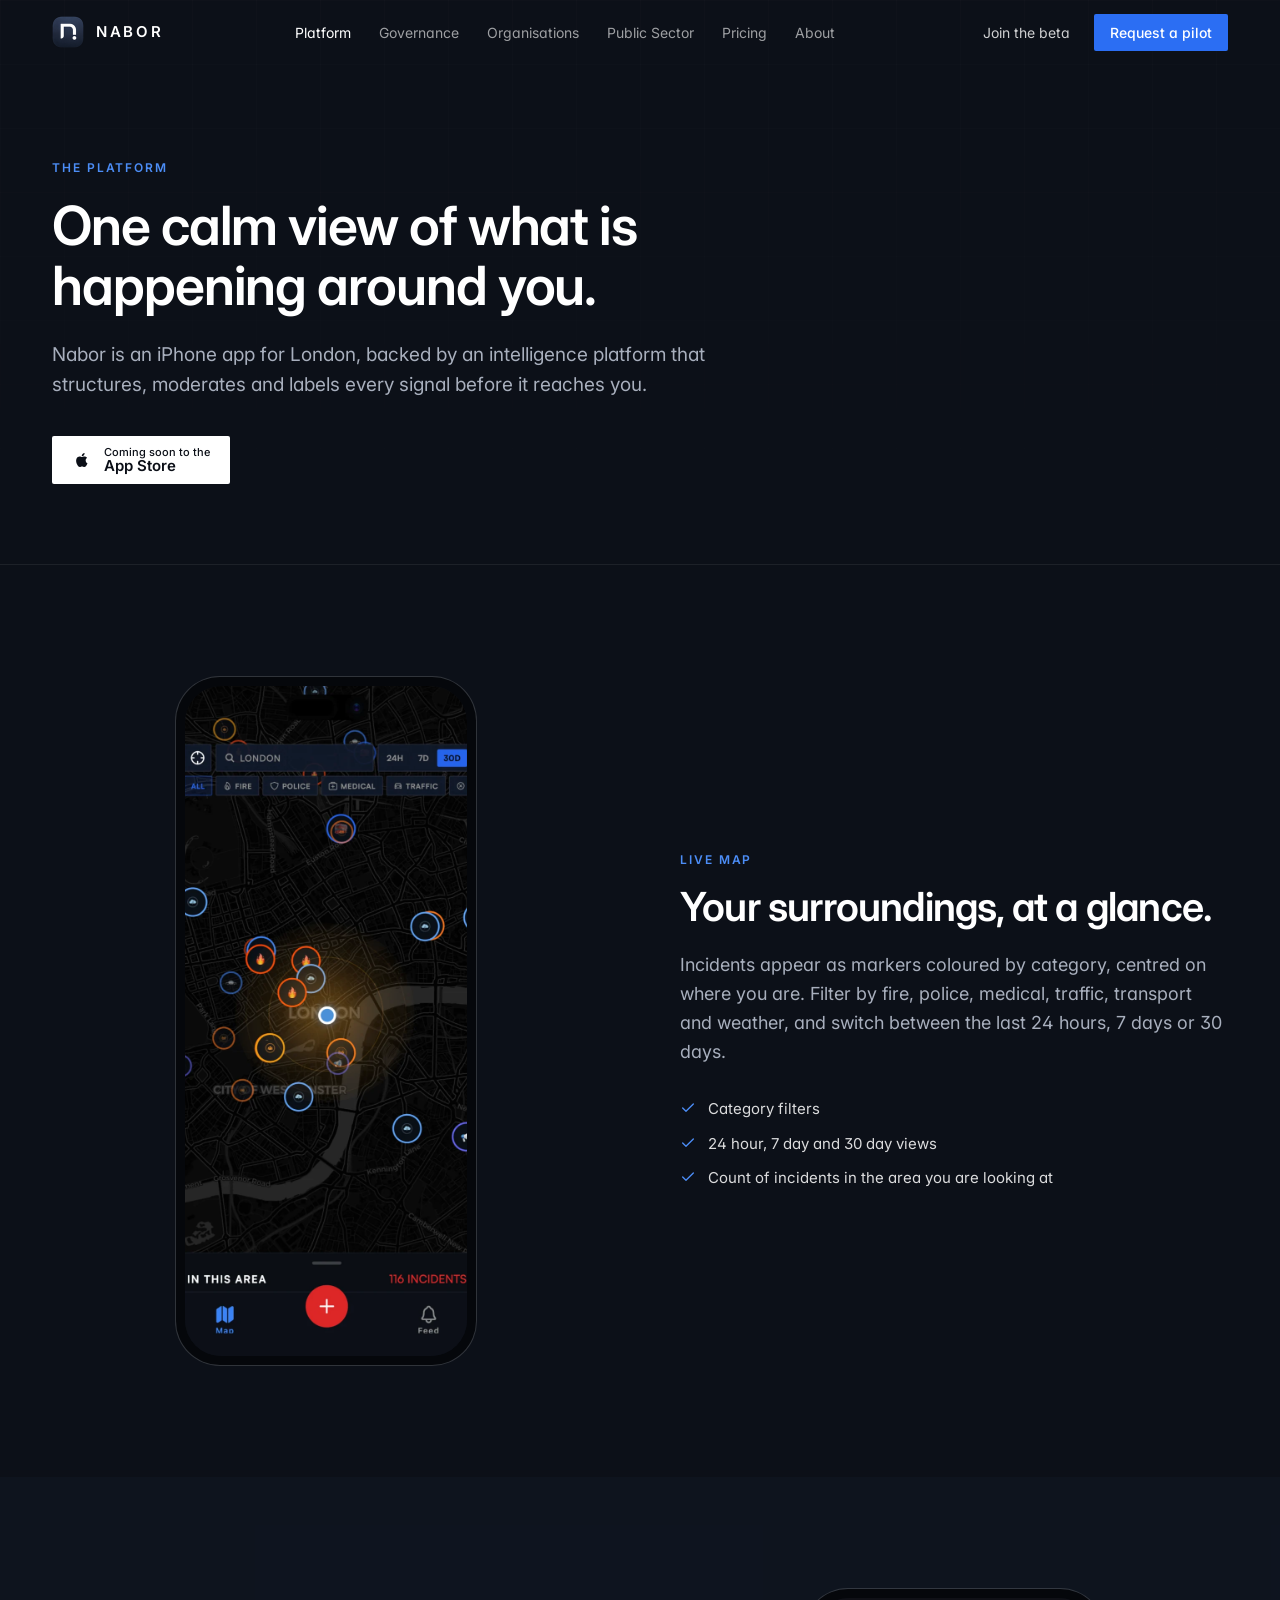
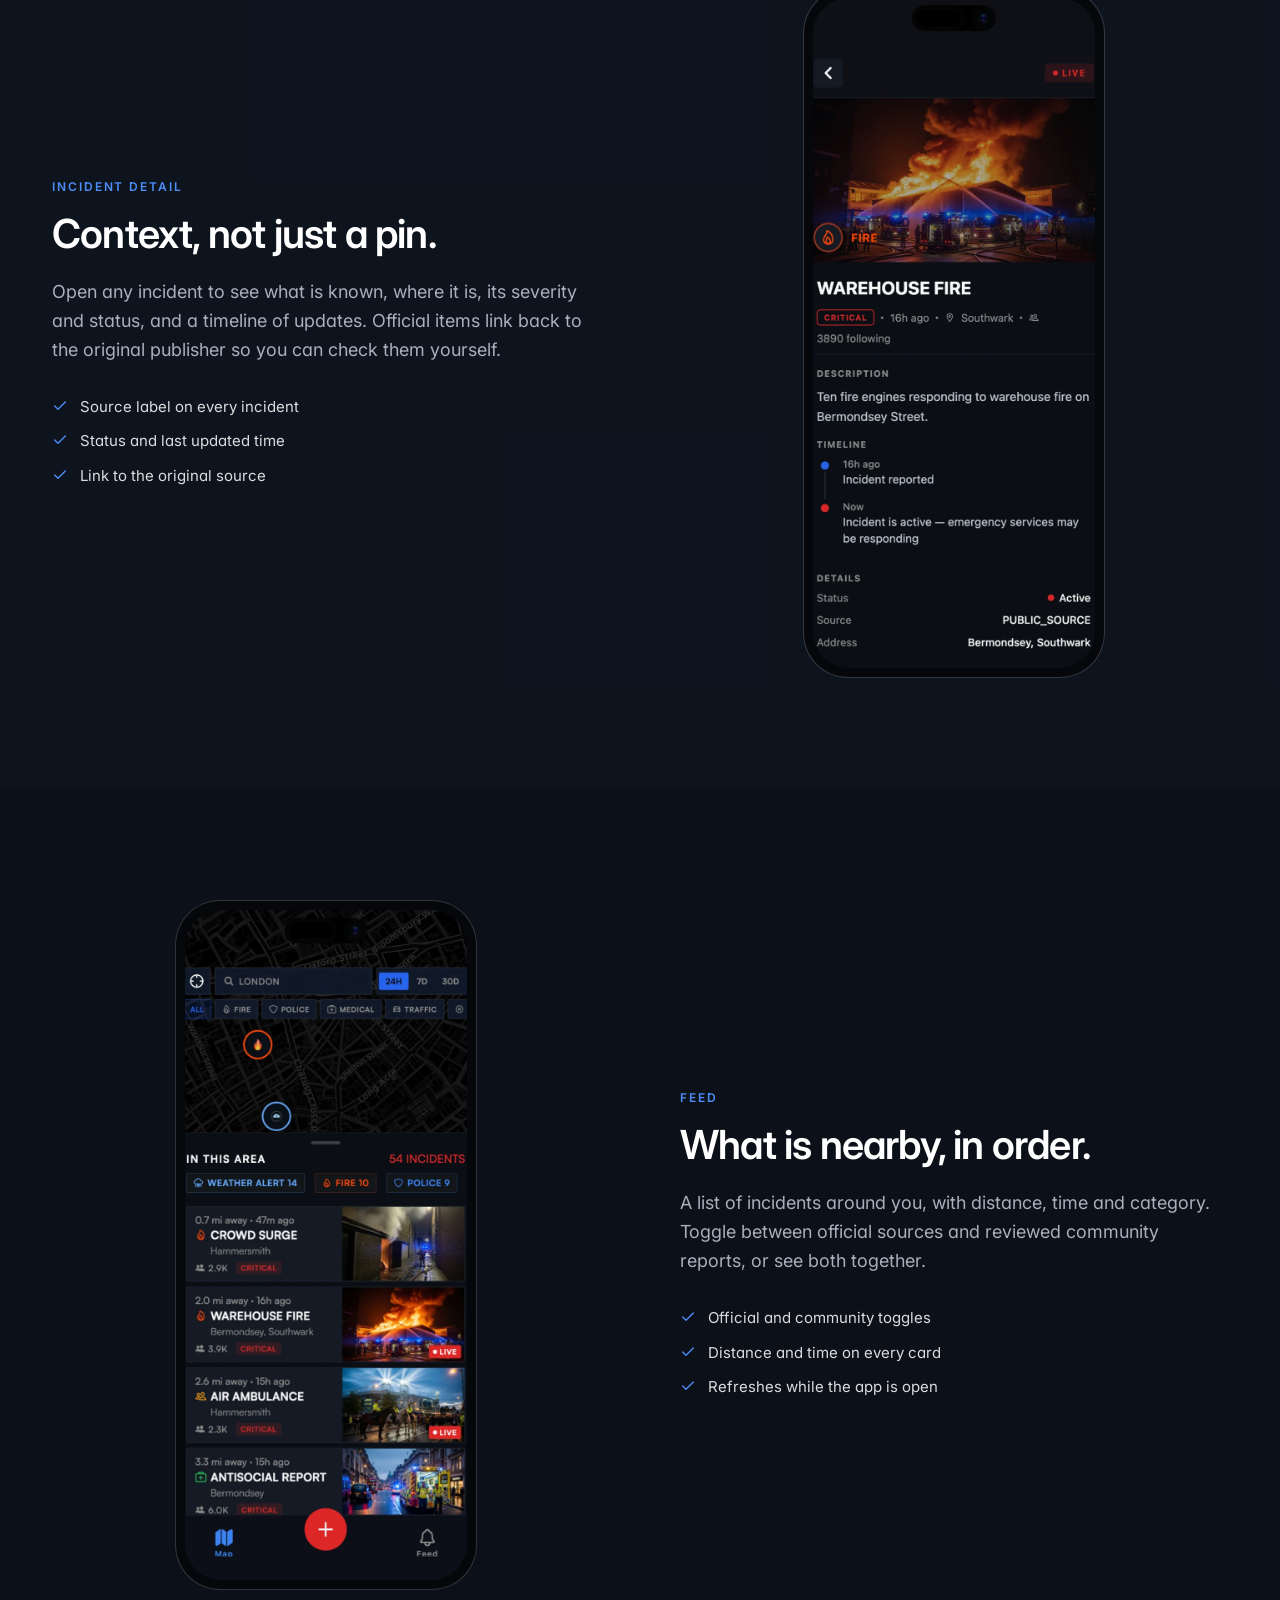
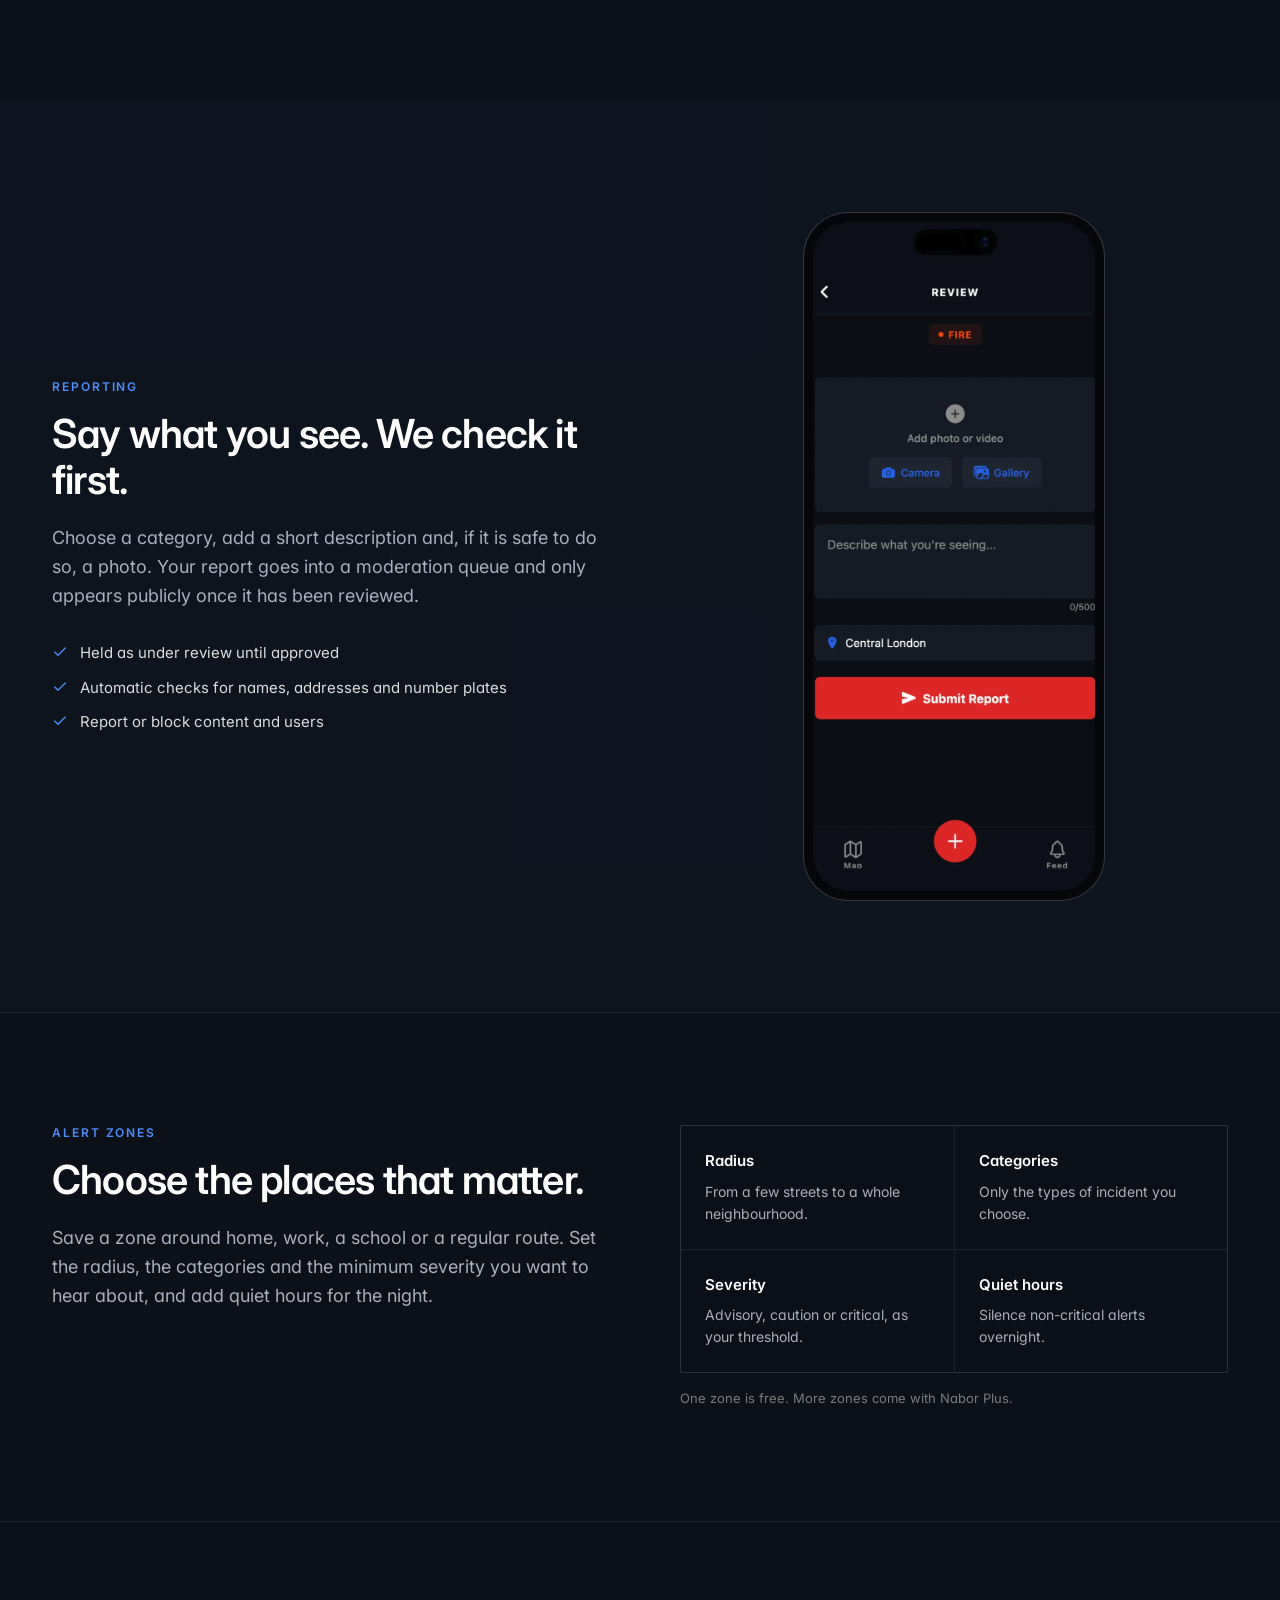
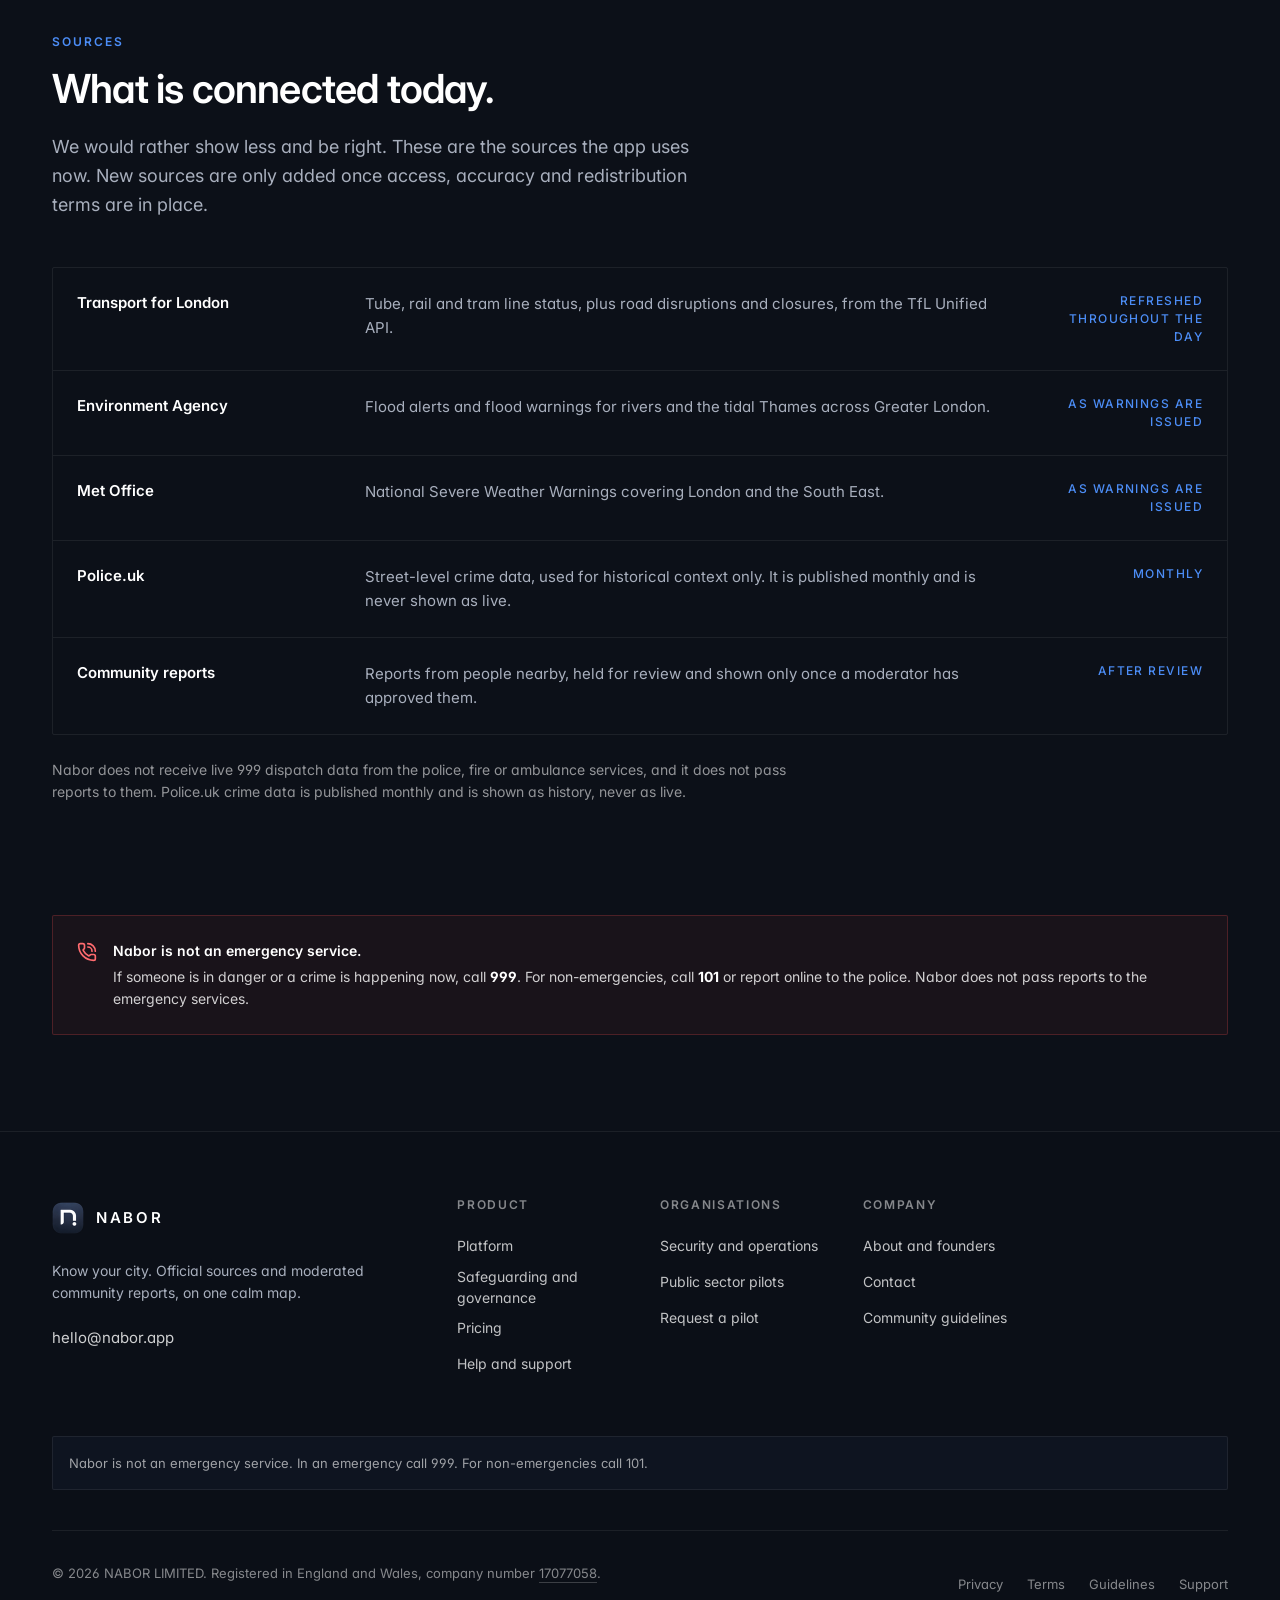
<file: platform.html>
<!DOCTYPE html>
<html lang="en-GB" class="dark">
  <head>
    <meta charset="UTF-8" />
    <meta name="viewport" content="width=device-width, initial-scale=1.0, viewport-fit=cover" />
    <meta name="theme-color" content="#0B0F17" />
    <title>Platform | Nabor</title>
    <meta name="description" content="The Nabor iOS app: a live map, a nearby feed, incident detail with sources and timelines, moderated community reporting and alert zones." />
    <link rel="canonical" href="https://nabor.app/platform" />

    <meta property="og:site_name" content="Nabor" />
    <meta property="og:title" content="Platform | Nabor" />
    <meta property="og:description" content="The Nabor iOS app: a live map, a nearby feed, incident detail with sources and timelines, moderated community reporting and alert zones." />
    <meta property="og:type" content="website" />
    <meta property="og:url" content="https://nabor.app/platform" />
    <meta property="og:image" content="https://nabor.app/images/share/nabor-share-2026-10.jpg" />
    <meta property="og:image:secure_url" content="https://nabor.app/images/share/nabor-share-2026-10.jpg" />
    <meta property="og:image:type" content="image/jpeg" />
    <meta property="og:image:alt" content="Nabor: Know your city. In real time. A phone showing the live Nabor map of London at night." />
    <meta property="og:image:width" content="1200" />
    <meta property="og:image:height" content="630" />
    <meta property="og:locale" content="en_GB" />
    <meta name="twitter:card" content="summary_large_image" />
    <meta name="twitter:title" content="Platform | Nabor" />
    <meta name="twitter:description" content="Live updates from official London sources and reviewed community reports, on one calm map. Launching in London." />
    <meta name="twitter:image" content="https://nabor.app/images/share/nabor-share-2026-10.jpg" />
    <meta name="twitter:image:alt" content="Nabor: Know your city. In real time. A phone showing the live Nabor map of London at night." />

    <link rel="icon" type="image/png" href="/favicon.png" />
    <link rel="apple-touch-icon" href="/apple-touch-icon.png" />
    <link rel="preconnect" href="https://fonts.googleapis.com" />
    <link rel="preconnect" href="https://fonts.gstatic.com" crossorigin />
    <link href="https://fonts.googleapis.com/css2?family=Inter:wght@300;400;500;600;700&display=swap" rel="stylesheet" />
    <link rel="preload" as="font" href="/fonts/Satoshi-Bold.woff2" type="font/woff2" crossorigin />
    <link rel="preload" as="image" href="/images/scenes/hand-map@1.5x.webp" type="image/webp" media="(min-width: 1024px)" />
    <link rel="preload" as="image" href="/images/scenes/hand-map.webp" type="image/webp" media="(max-width: 1023px)" />
    <script type="application/ld+json">
      {
        "@context": "https://schema.org",
        "@type": "Organization",
        "name": "NABOR LIMITED",
        "alternateName": "Nabor",
        "url": "https://nabor.app/",
        "logo": "https://nabor.app/images/logo-512.png",
        "email": "hello@nabor.app",
        "address": { "@type": "PostalAddress", "addressCountry": "GB" }
      }
    </script>
    <script type="module" crossorigin src="/assets/index-CzXyzDOO.js"></script>
    <link rel="stylesheet" crossorigin href="/assets/index-zHj2R8XG.css">
  </head>
  <body>
    <div id="root"></div>
    <noscript>Nabor needs JavaScript to display this site. Contact us at hello@nabor.app.</noscript>
  </body>
</html>
</file>
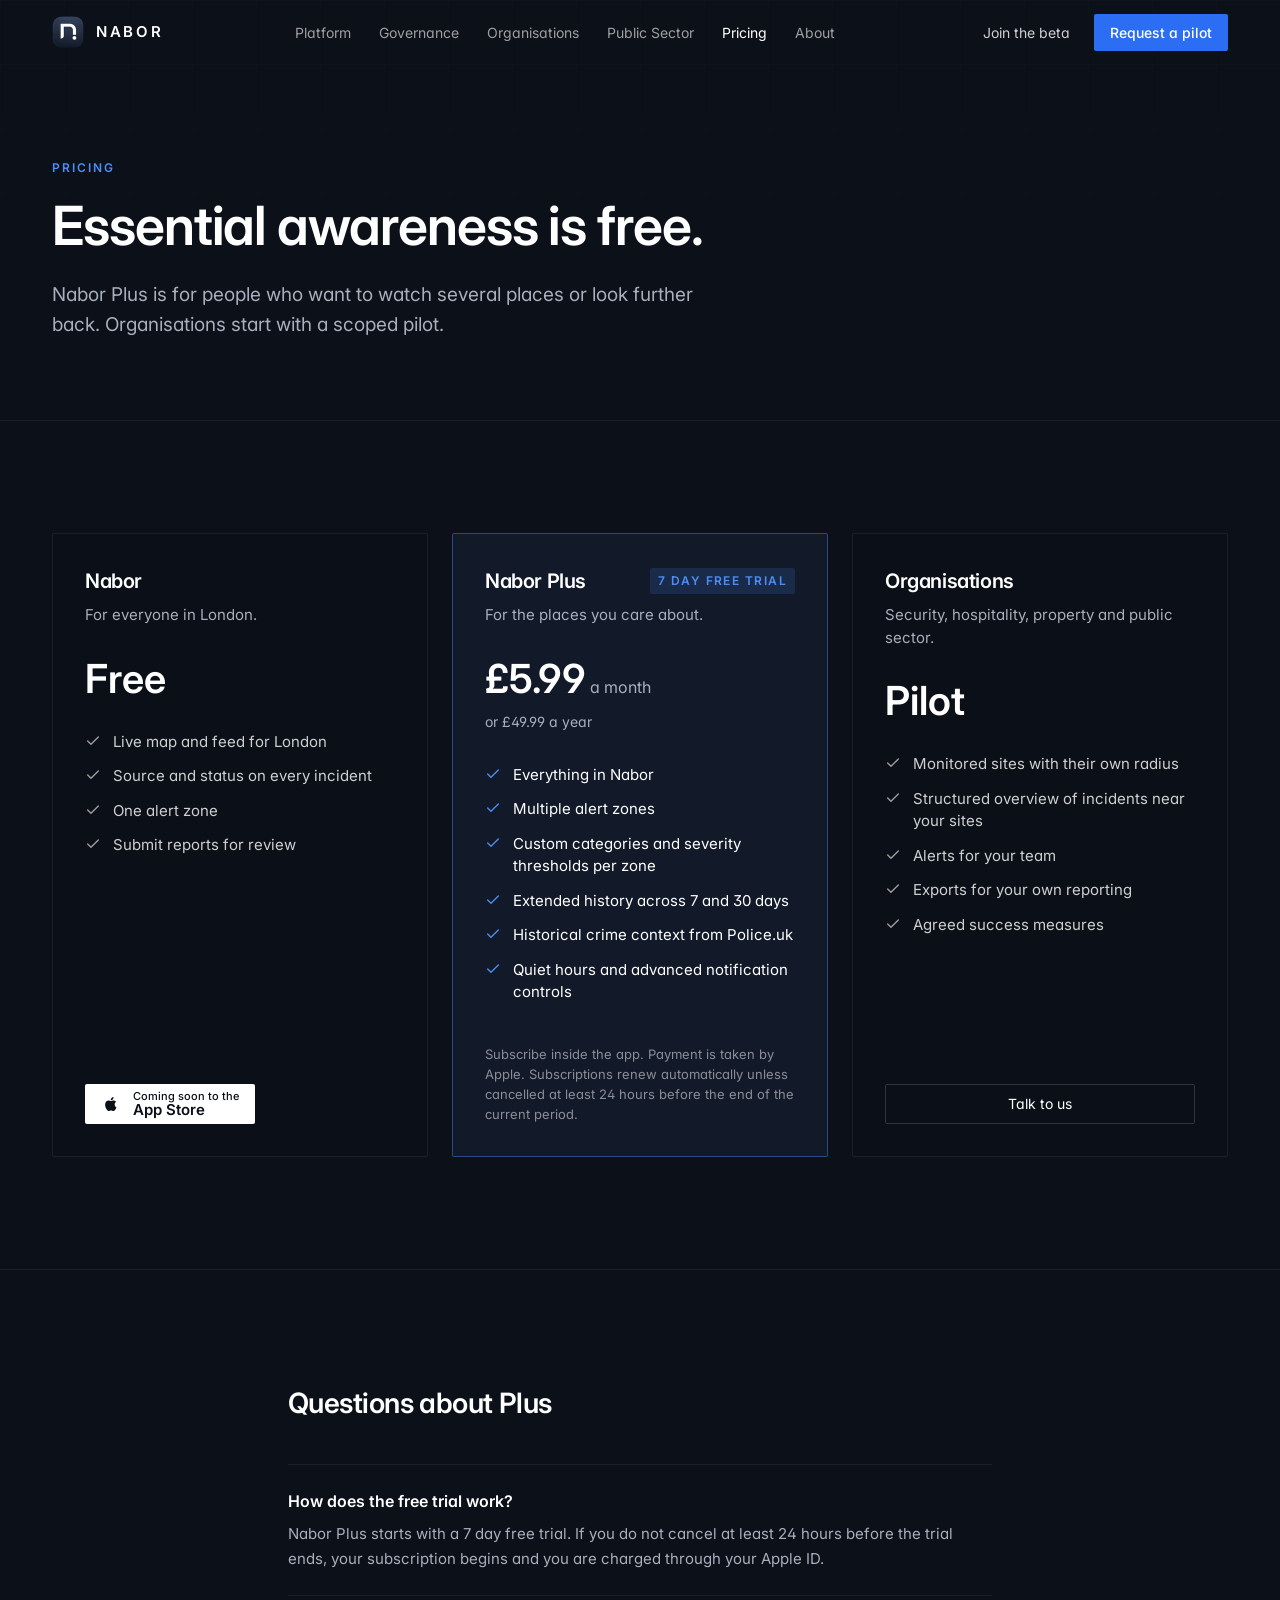
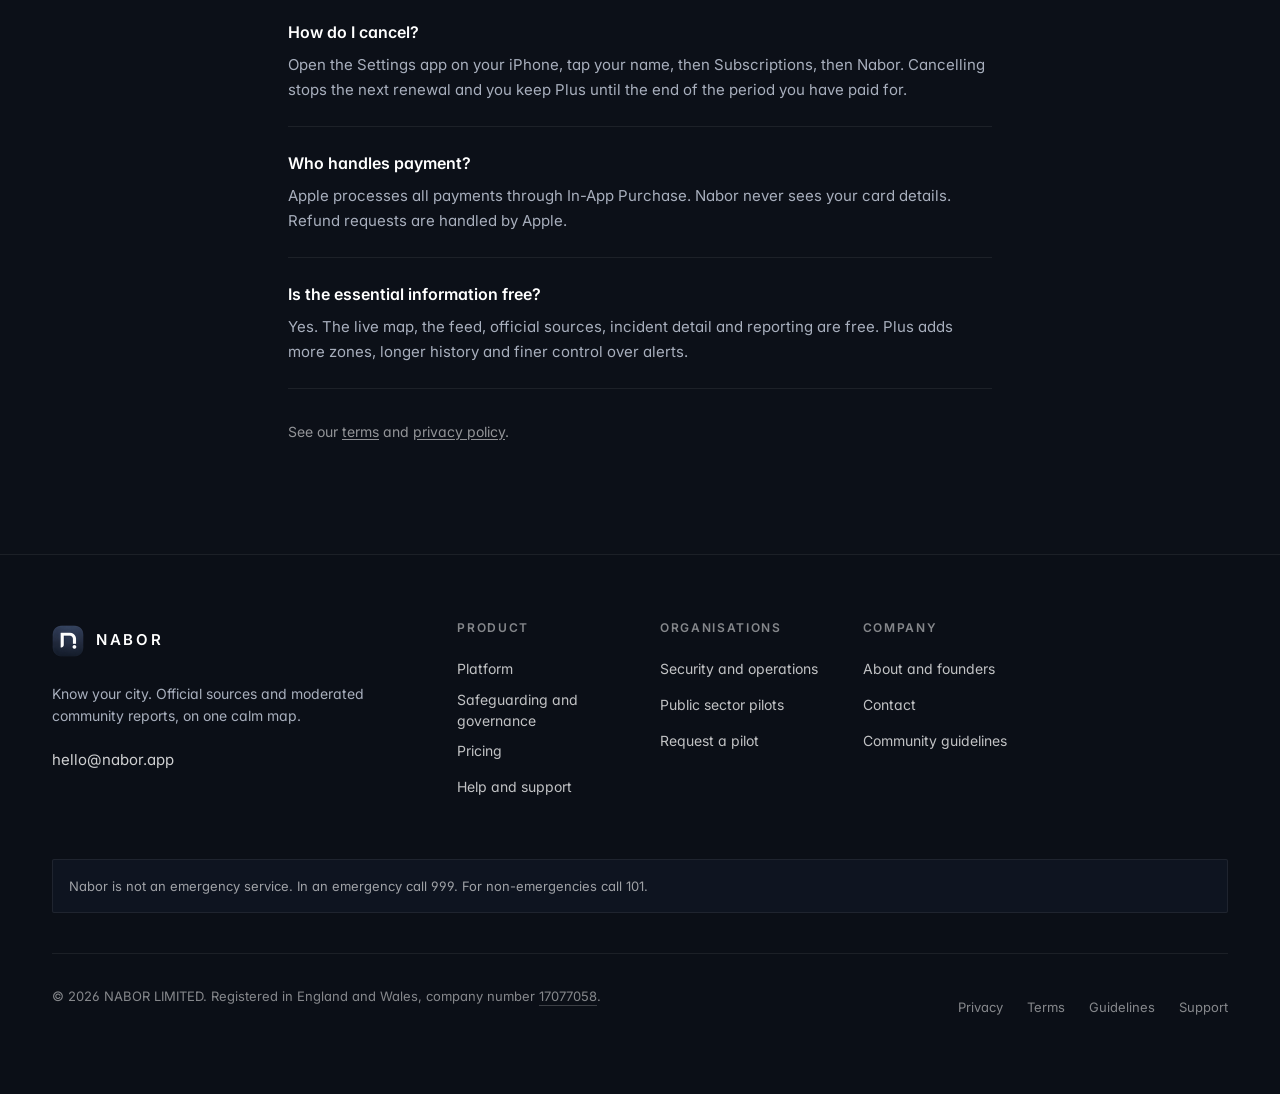
<file: pricing.html>
<!DOCTYPE html>
<html lang="en-GB" class="dark">
  <head>
    <meta charset="UTF-8" />
    <meta name="viewport" content="width=device-width, initial-scale=1.0, viewport-fit=cover" />
    <meta name="theme-color" content="#0B0F17" />
    <title>Pricing | Nabor</title>
    <meta name="description" content="Nabor is free to use. Nabor Plus is ${PLUS.monthly} a month or ${PLUS.yearly} a year with a ${PLUS.trialDays} day free trial. Pilots for organisations are scoped individually." />
    <link rel="canonical" href="https://nabor.app/pricing" />

    <meta property="og:site_name" content="Nabor" />
    <meta property="og:title" content="Pricing | Nabor" />
    <meta property="og:description" content="Nabor is free to use. Nabor Plus is ${PLUS.monthly} a month or ${PLUS.yearly} a year with a ${PLUS.trialDays} day free trial. Pilots for organisations are scoped individually." />
    <meta property="og:type" content="website" />
    <meta property="og:url" content="https://nabor.app/pricing" />
    <meta property="og:image" content="https://nabor.app/images/share/nabor-share-2026-10.jpg" />
    <meta property="og:image:secure_url" content="https://nabor.app/images/share/nabor-share-2026-10.jpg" />
    <meta property="og:image:type" content="image/jpeg" />
    <meta property="og:image:alt" content="Nabor: Know your city. In real time. A phone showing the live Nabor map of London at night." />
    <meta property="og:image:width" content="1200" />
    <meta property="og:image:height" content="630" />
    <meta property="og:locale" content="en_GB" />
    <meta name="twitter:card" content="summary_large_image" />
    <meta name="twitter:title" content="Pricing | Nabor" />
    <meta name="twitter:description" content="Live updates from official London sources and reviewed community reports, on one calm map. Launching in London." />
    <meta name="twitter:image" content="https://nabor.app/images/share/nabor-share-2026-10.jpg" />
    <meta name="twitter:image:alt" content="Nabor: Know your city. In real time. A phone showing the live Nabor map of London at night." />

    <link rel="icon" type="image/png" href="/favicon.png" />
    <link rel="apple-touch-icon" href="/apple-touch-icon.png" />
    <link rel="preconnect" href="https://fonts.googleapis.com" />
    <link rel="preconnect" href="https://fonts.gstatic.com" crossorigin />
    <link href="https://fonts.googleapis.com/css2?family=Inter:wght@300;400;500;600;700&display=swap" rel="stylesheet" />
    <link rel="preload" as="font" href="/fonts/Satoshi-Bold.woff2" type="font/woff2" crossorigin />
    <link rel="preload" as="image" href="/images/scenes/hand-map@1.5x.webp" type="image/webp" media="(min-width: 1024px)" />
    <link rel="preload" as="image" href="/images/scenes/hand-map.webp" type="image/webp" media="(max-width: 1023px)" />
    <script type="application/ld+json">
      {
        "@context": "https://schema.org",
        "@type": "Organization",
        "name": "NABOR LIMITED",
        "alternateName": "Nabor",
        "url": "https://nabor.app/",
        "logo": "https://nabor.app/images/logo-512.png",
        "email": "hello@nabor.app",
        "address": { "@type": "PostalAddress", "addressCountry": "GB" }
      }
    </script>
    <script type="module" crossorigin src="/assets/index-CzXyzDOO.js"></script>
    <link rel="stylesheet" crossorigin href="/assets/index-zHj2R8XG.css">
  </head>
  <body>
    <div id="root"></div>
    <noscript>Nabor needs JavaScript to display this site. Contact us at hello@nabor.app.</noscript>
  </body>
</html>
</file>
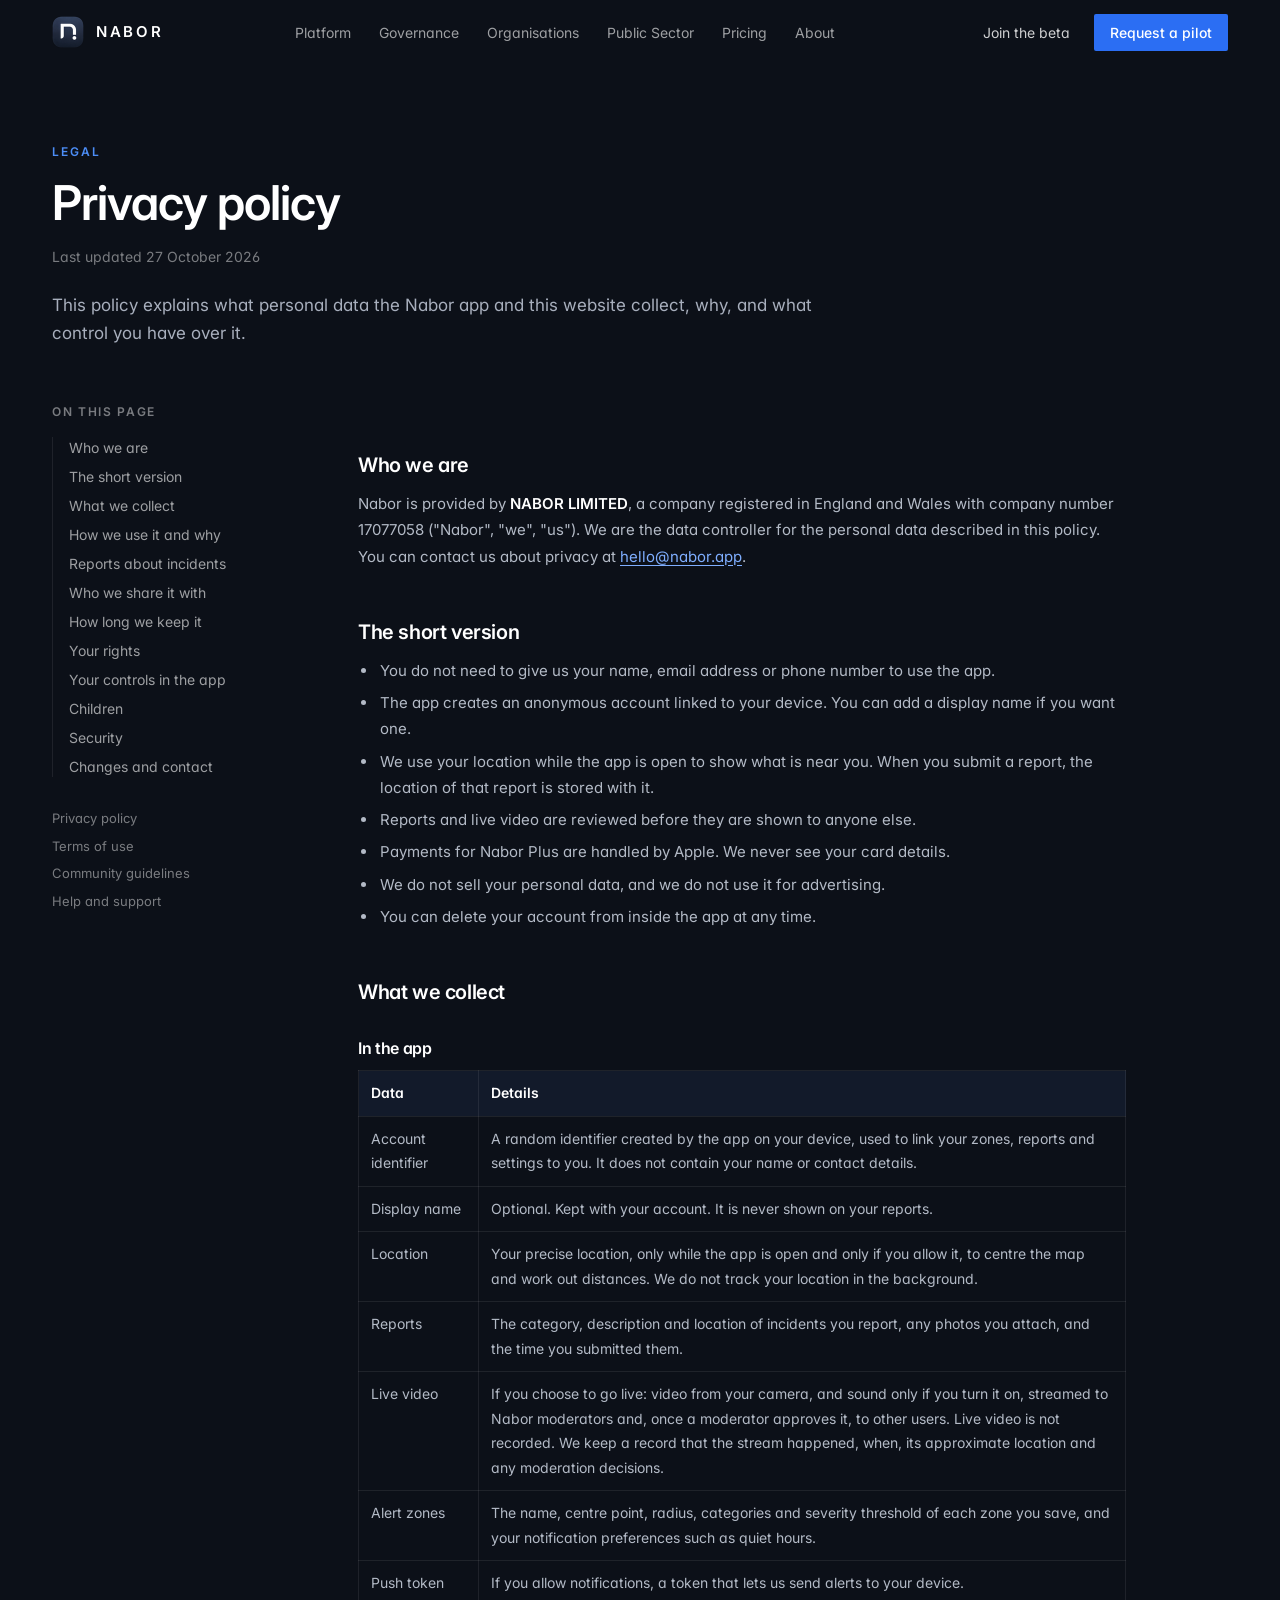
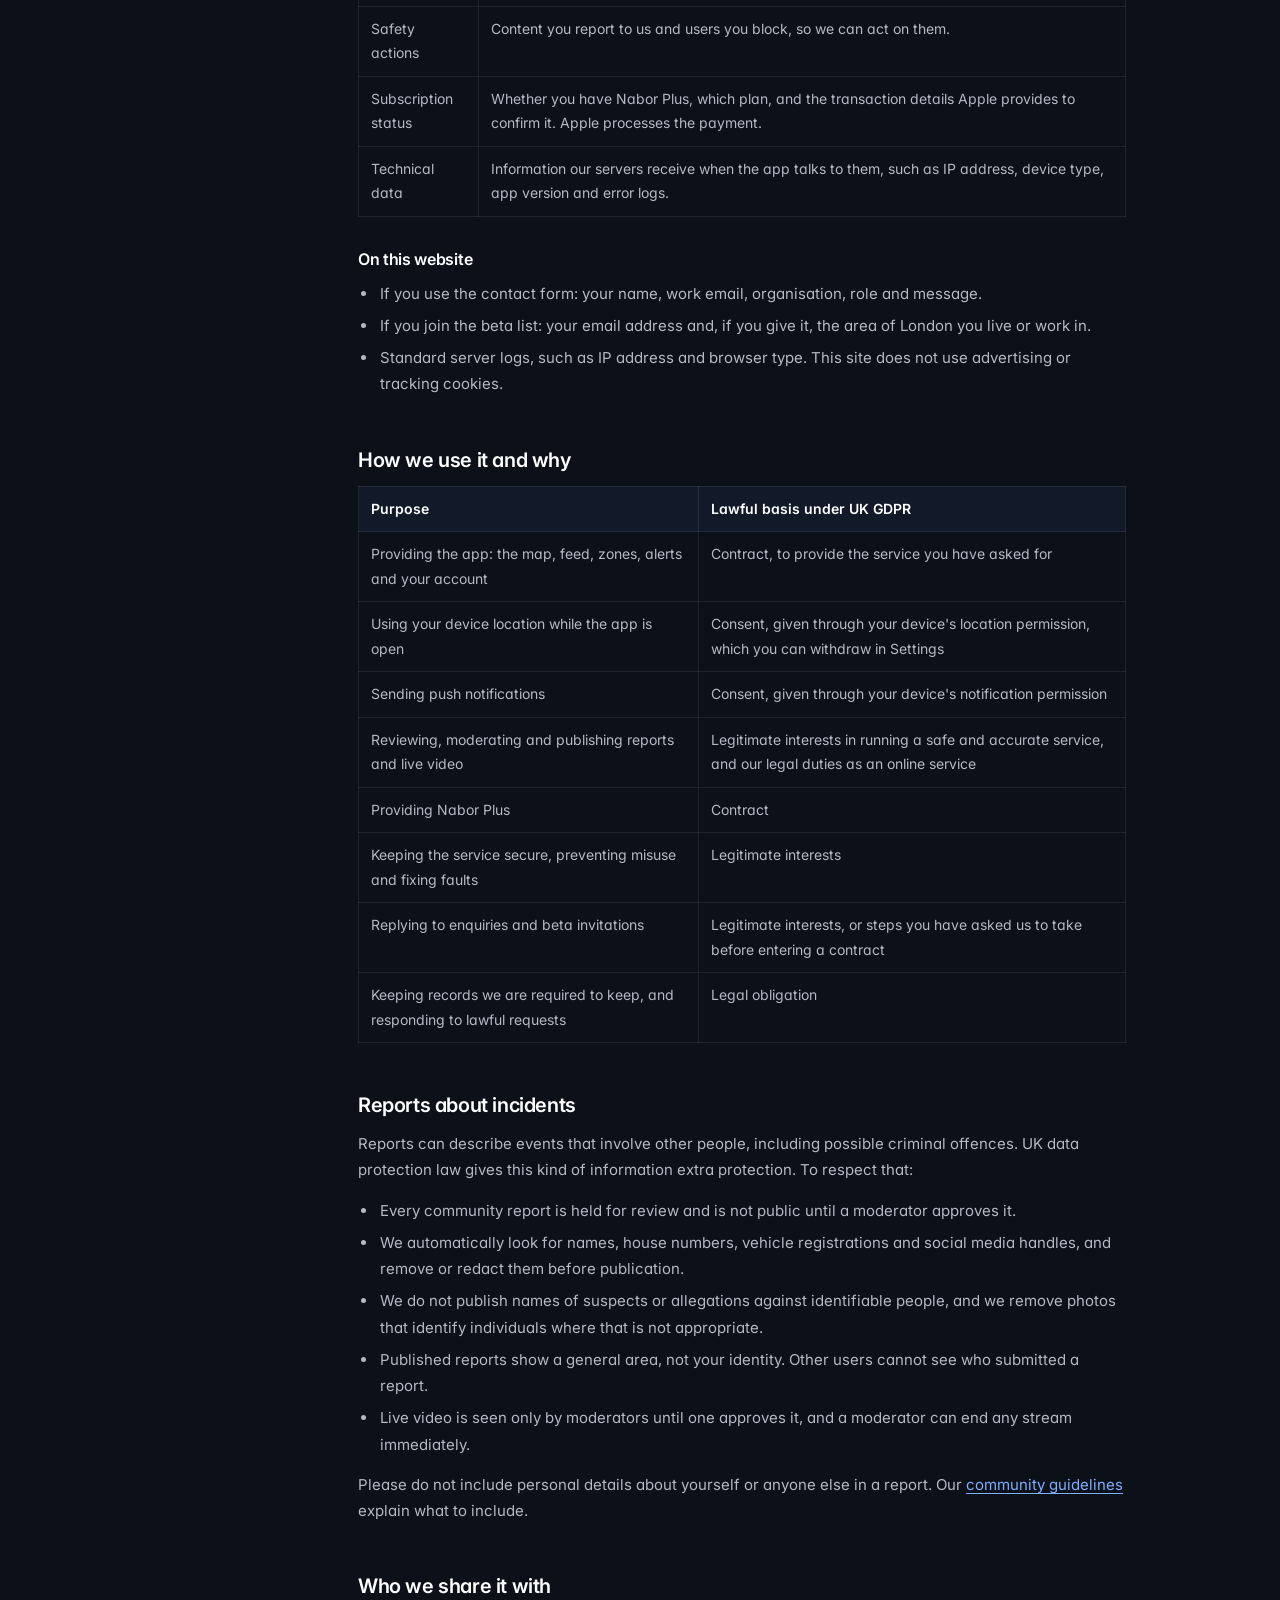
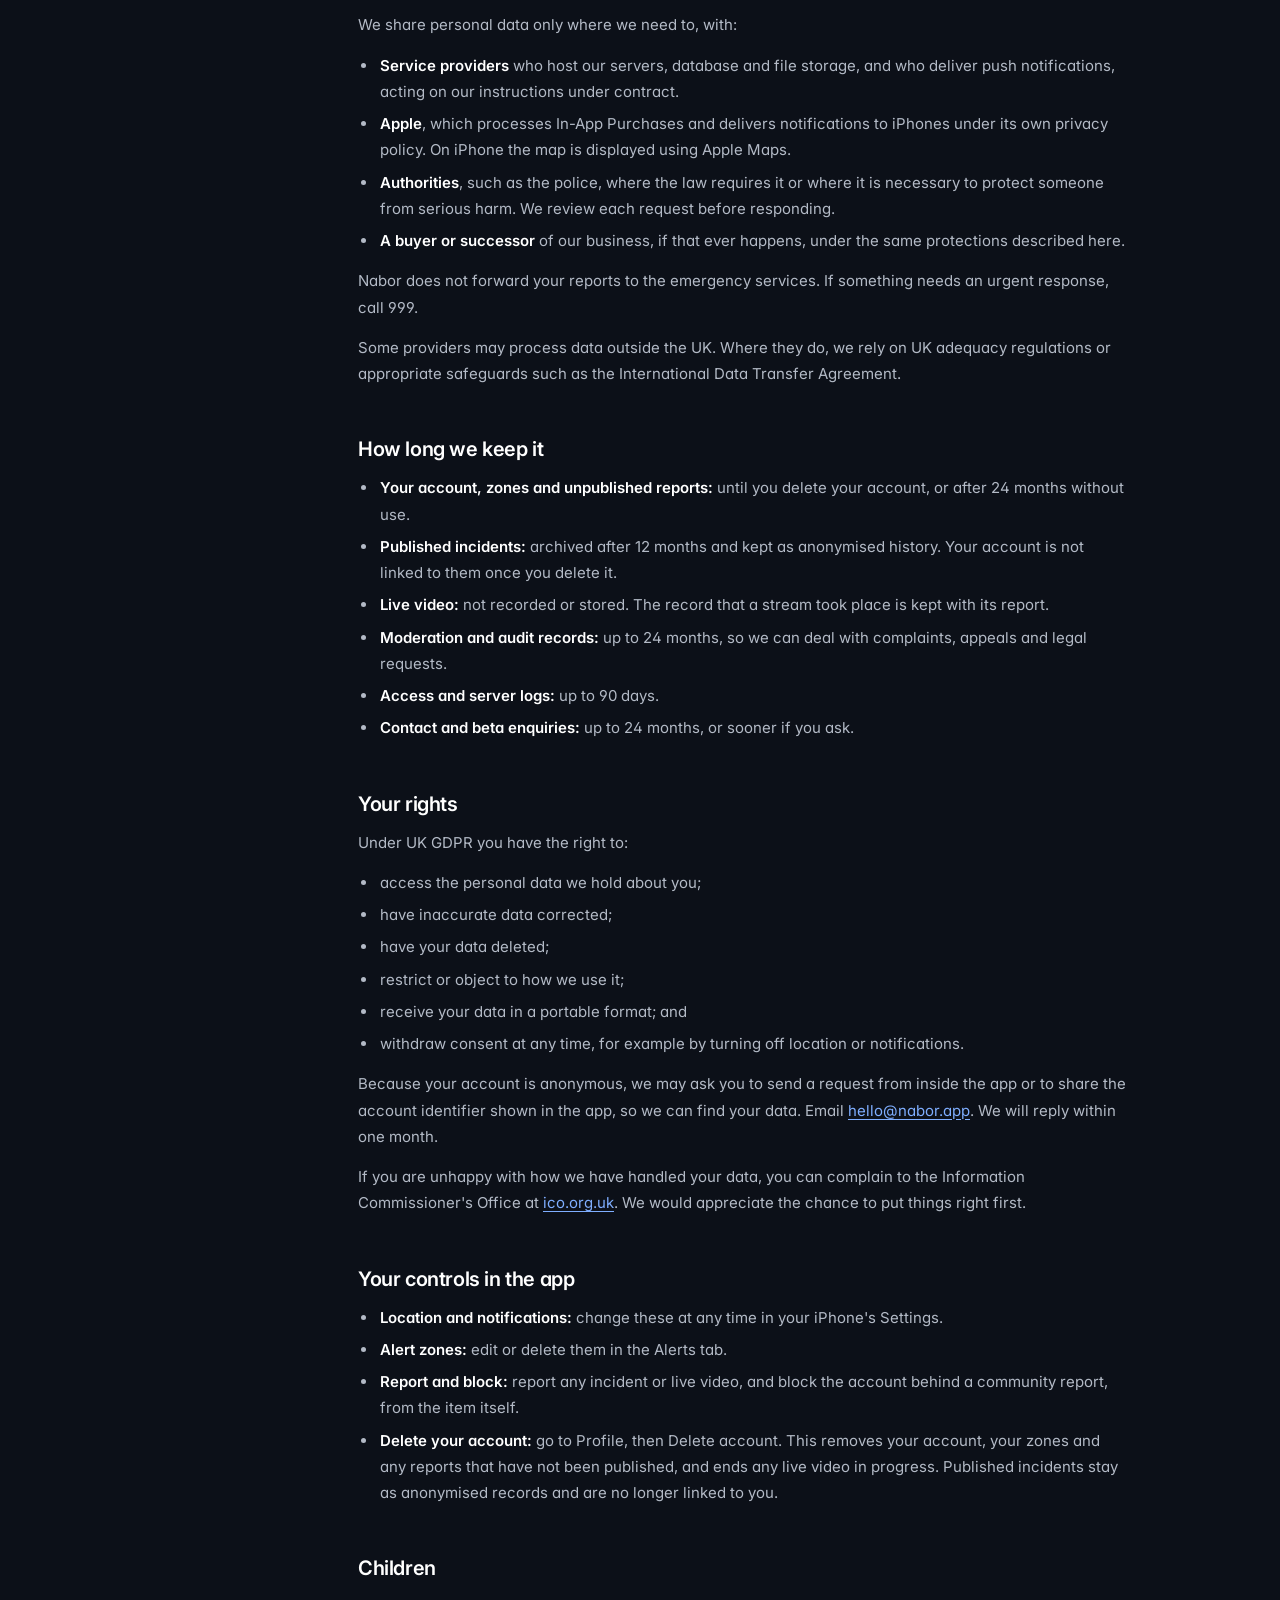
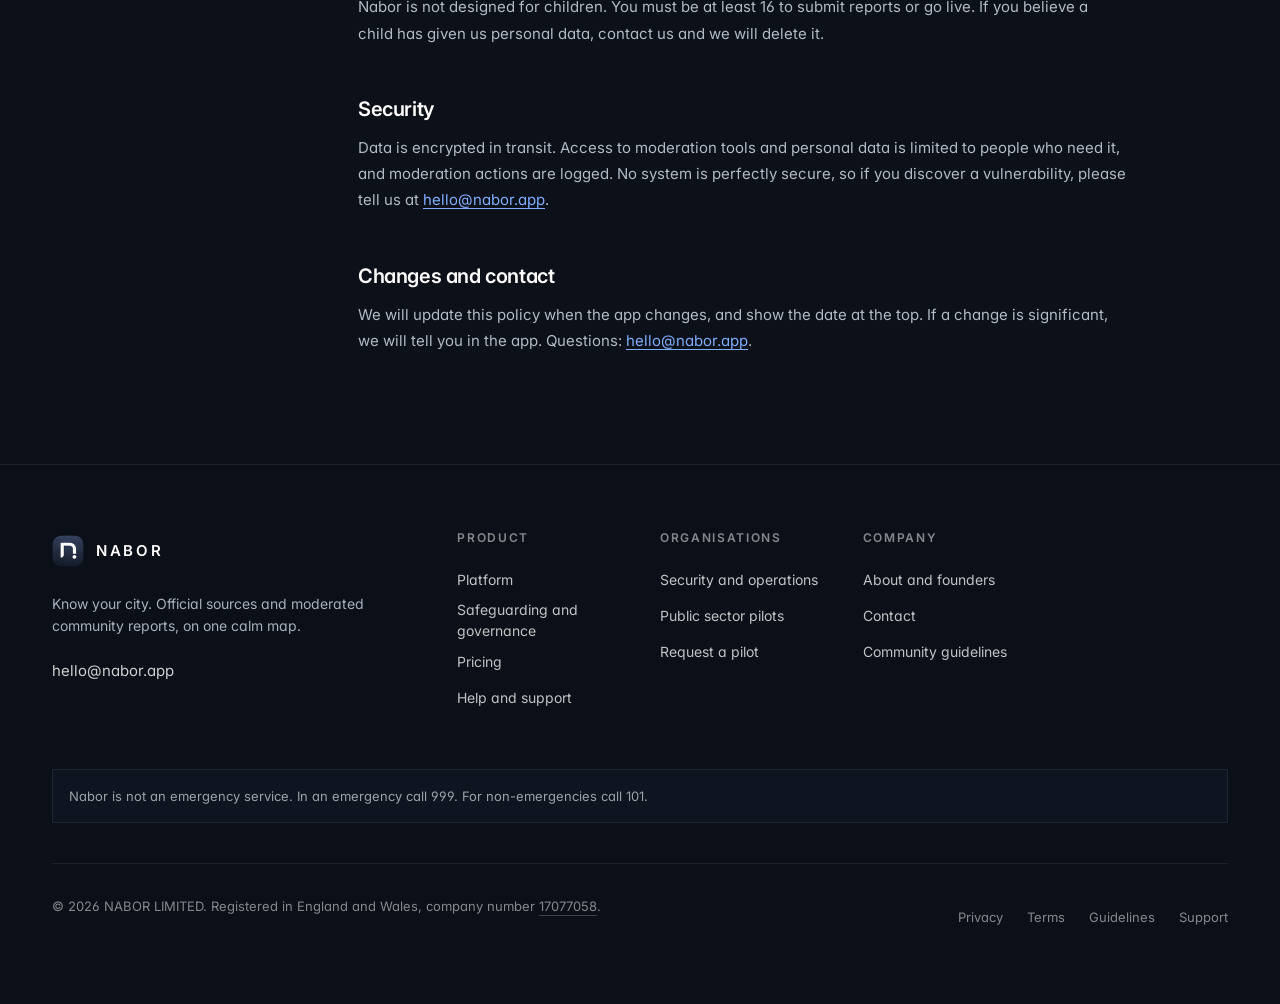
<file: privacy.html>
<!DOCTYPE html>
<html lang="en-GB" class="dark">
  <head>
    <meta charset="UTF-8" />
    <meta name="viewport" content="width=device-width, initial-scale=1.0, viewport-fit=cover" />
    <meta name="theme-color" content="#0B0F17" />
    <title>Privacy policy | Nabor</title>
    <meta name="description" content="How Nabor collects, uses and protects personal data in the Nabor app and on this website, and the rights you have under UK GDPR." />
    <link rel="canonical" href="https://nabor.app/privacy" />

    <meta property="og:site_name" content="Nabor" />
    <meta property="og:title" content="Privacy policy | Nabor" />
    <meta property="og:description" content="How Nabor collects, uses and protects personal data in the Nabor app and on this website, and the rights you have under UK GDPR." />
    <meta property="og:type" content="website" />
    <meta property="og:url" content="https://nabor.app/privacy" />
    <meta property="og:image" content="https://nabor.app/images/share/nabor-share-2026-10.jpg" />
    <meta property="og:image:secure_url" content="https://nabor.app/images/share/nabor-share-2026-10.jpg" />
    <meta property="og:image:type" content="image/jpeg" />
    <meta property="og:image:alt" content="Nabor: Know your city. In real time. A phone showing the live Nabor map of London at night." />
    <meta property="og:image:width" content="1200" />
    <meta property="og:image:height" content="630" />
    <meta property="og:locale" content="en_GB" />
    <meta name="twitter:card" content="summary_large_image" />
    <meta name="twitter:title" content="Privacy policy | Nabor" />
    <meta name="twitter:description" content="Live updates from official London sources and reviewed community reports, on one calm map. Launching in London." />
    <meta name="twitter:image" content="https://nabor.app/images/share/nabor-share-2026-10.jpg" />
    <meta name="twitter:image:alt" content="Nabor: Know your city. In real time. A phone showing the live Nabor map of London at night." />

    <link rel="icon" type="image/png" href="/favicon.png" />
    <link rel="apple-touch-icon" href="/apple-touch-icon.png" />
    <link rel="preconnect" href="https://fonts.googleapis.com" />
    <link rel="preconnect" href="https://fonts.gstatic.com" crossorigin />
    <link href="https://fonts.googleapis.com/css2?family=Inter:wght@300;400;500;600;700&display=swap" rel="stylesheet" />
    <link rel="preload" as="font" href="/fonts/Satoshi-Bold.woff2" type="font/woff2" crossorigin />
    <link rel="preload" as="image" href="/images/scenes/hand-map@1.5x.webp" type="image/webp" media="(min-width: 1024px)" />
    <link rel="preload" as="image" href="/images/scenes/hand-map.webp" type="image/webp" media="(max-width: 1023px)" />
    <script type="application/ld+json">
      {
        "@context": "https://schema.org",
        "@type": "Organization",
        "name": "NABOR LIMITED",
        "alternateName": "Nabor",
        "url": "https://nabor.app/",
        "logo": "https://nabor.app/images/logo-512.png",
        "email": "hello@nabor.app",
        "address": { "@type": "PostalAddress", "addressCountry": "GB" }
      }
    </script>
    <script type="module" crossorigin src="/assets/index-CzXyzDOO.js"></script>
    <link rel="stylesheet" crossorigin href="/assets/index-zHj2R8XG.css">
  </head>
  <body>
    <div id="root"></div>
    <noscript>Nabor needs JavaScript to display this site. Contact us at hello@nabor.app.</noscript>
  </body>
</html>
</file>
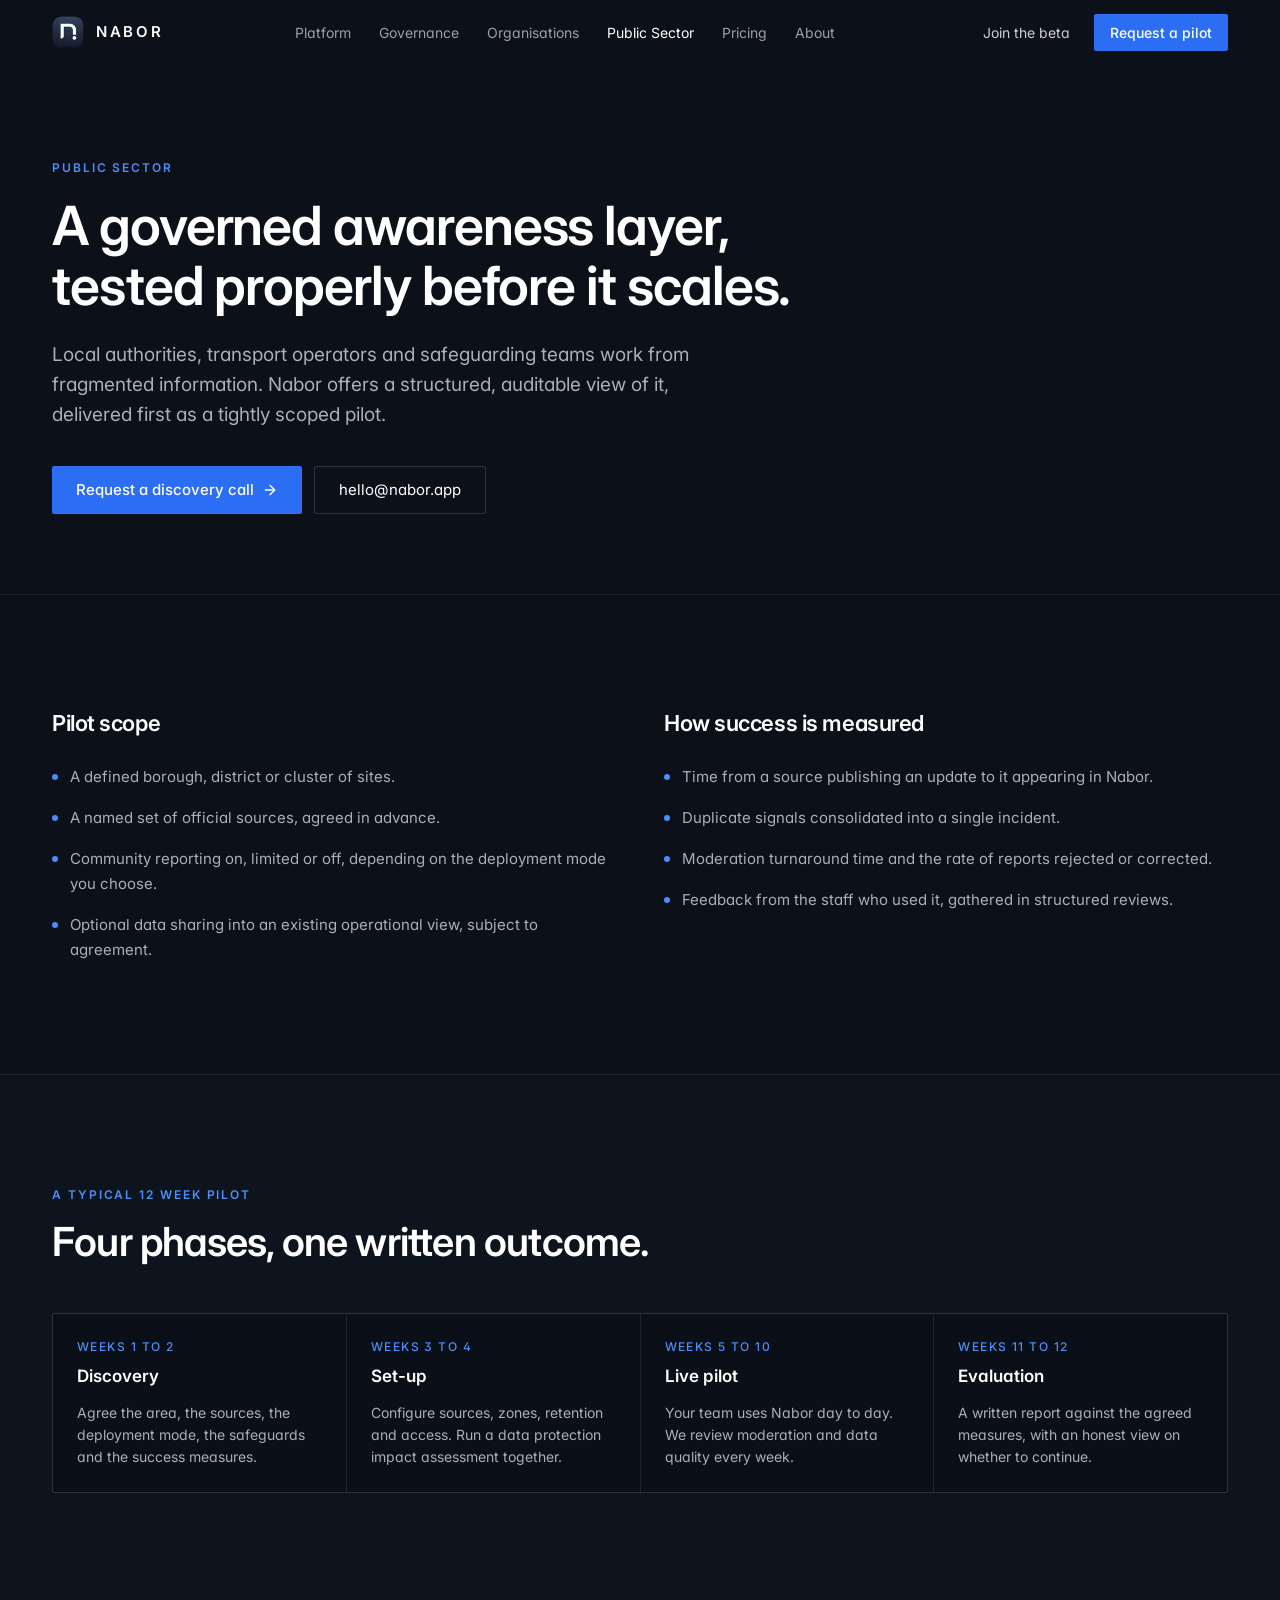
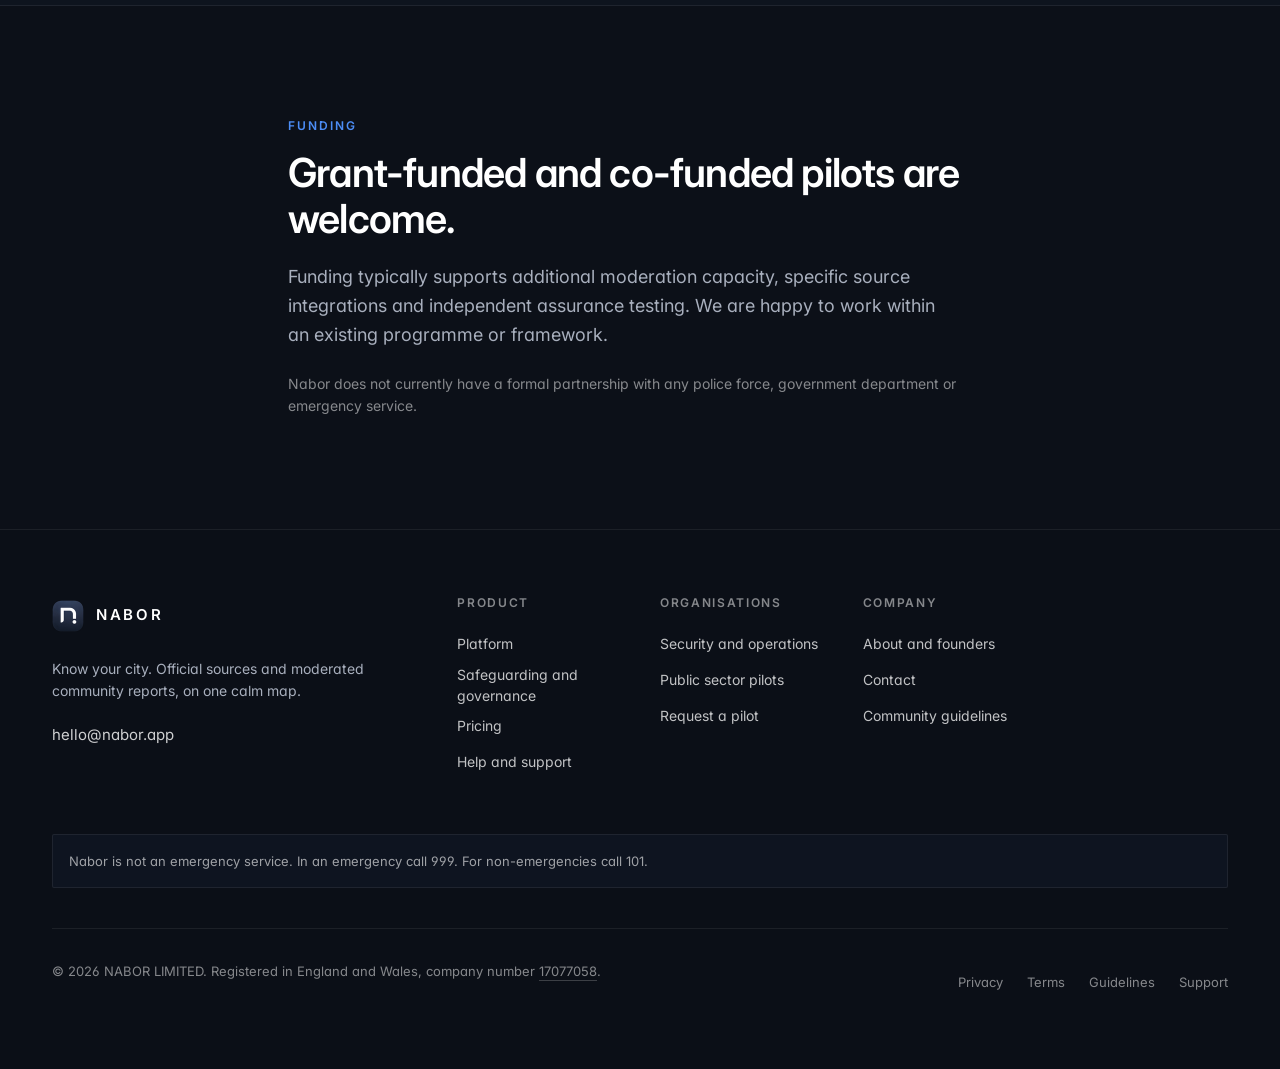
<file: public-sector.html>
<!DOCTYPE html>
<html lang="en-GB" class="dark">
  <head>
    <meta charset="UTF-8" />
    <meta name="viewport" content="width=device-width, initial-scale=1.0, viewport-fit=cover" />
    <meta name="theme-color" content="#0B0F17" />
    <title>Public sector pilots | Nabor</title>
    <meta name="description" content="A governed, auditable awareness layer for local authorities, transport and safeguarding teams, offered as an 8 to 12 week pilot in London." />
    <link rel="canonical" href="https://nabor.app/public-sector" />

    <meta property="og:site_name" content="Nabor" />
    <meta property="og:title" content="Public sector pilots | Nabor" />
    <meta property="og:description" content="A governed, auditable awareness layer for local authorities, transport and safeguarding teams, offered as an 8 to 12 week pilot in London." />
    <meta property="og:type" content="website" />
    <meta property="og:url" content="https://nabor.app/public-sector" />
    <meta property="og:image" content="https://nabor.app/images/share/nabor-share-2026-10.jpg" />
    <meta property="og:image:secure_url" content="https://nabor.app/images/share/nabor-share-2026-10.jpg" />
    <meta property="og:image:type" content="image/jpeg" />
    <meta property="og:image:alt" content="Nabor: Know your city. In real time. A phone showing the live Nabor map of London at night." />
    <meta property="og:image:width" content="1200" />
    <meta property="og:image:height" content="630" />
    <meta property="og:locale" content="en_GB" />
    <meta name="twitter:card" content="summary_large_image" />
    <meta name="twitter:title" content="Public sector pilots | Nabor" />
    <meta name="twitter:description" content="Live updates from official London sources and reviewed community reports, on one calm map. Launching in London." />
    <meta name="twitter:image" content="https://nabor.app/images/share/nabor-share-2026-10.jpg" />
    <meta name="twitter:image:alt" content="Nabor: Know your city. In real time. A phone showing the live Nabor map of London at night." />

    <link rel="icon" type="image/png" href="/favicon.png" />
    <link rel="apple-touch-icon" href="/apple-touch-icon.png" />
    <link rel="preconnect" href="https://fonts.googleapis.com" />
    <link rel="preconnect" href="https://fonts.gstatic.com" crossorigin />
    <link href="https://fonts.googleapis.com/css2?family=Inter:wght@300;400;500;600;700&display=swap" rel="stylesheet" />
    <link rel="preload" as="font" href="/fonts/Satoshi-Bold.woff2" type="font/woff2" crossorigin />
    <link rel="preload" as="image" href="/images/scenes/hand-map@1.5x.webp" type="image/webp" media="(min-width: 1024px)" />
    <link rel="preload" as="image" href="/images/scenes/hand-map.webp" type="image/webp" media="(max-width: 1023px)" />
    <script type="application/ld+json">
      {
        "@context": "https://schema.org",
        "@type": "Organization",
        "name": "NABOR LIMITED",
        "alternateName": "Nabor",
        "url": "https://nabor.app/",
        "logo": "https://nabor.app/images/logo-512.png",
        "email": "hello@nabor.app",
        "address": { "@type": "PostalAddress", "addressCountry": "GB" }
      }
    </script>
    <script type="module" crossorigin src="/assets/index-CzXyzDOO.js"></script>
    <link rel="stylesheet" crossorigin href="/assets/index-zHj2R8XG.css">
  </head>
  <body>
    <div id="root"></div>
    <noscript>Nabor needs JavaScript to display this site. Contact us at hello@nabor.app.</noscript>
  </body>
</html>
</file>
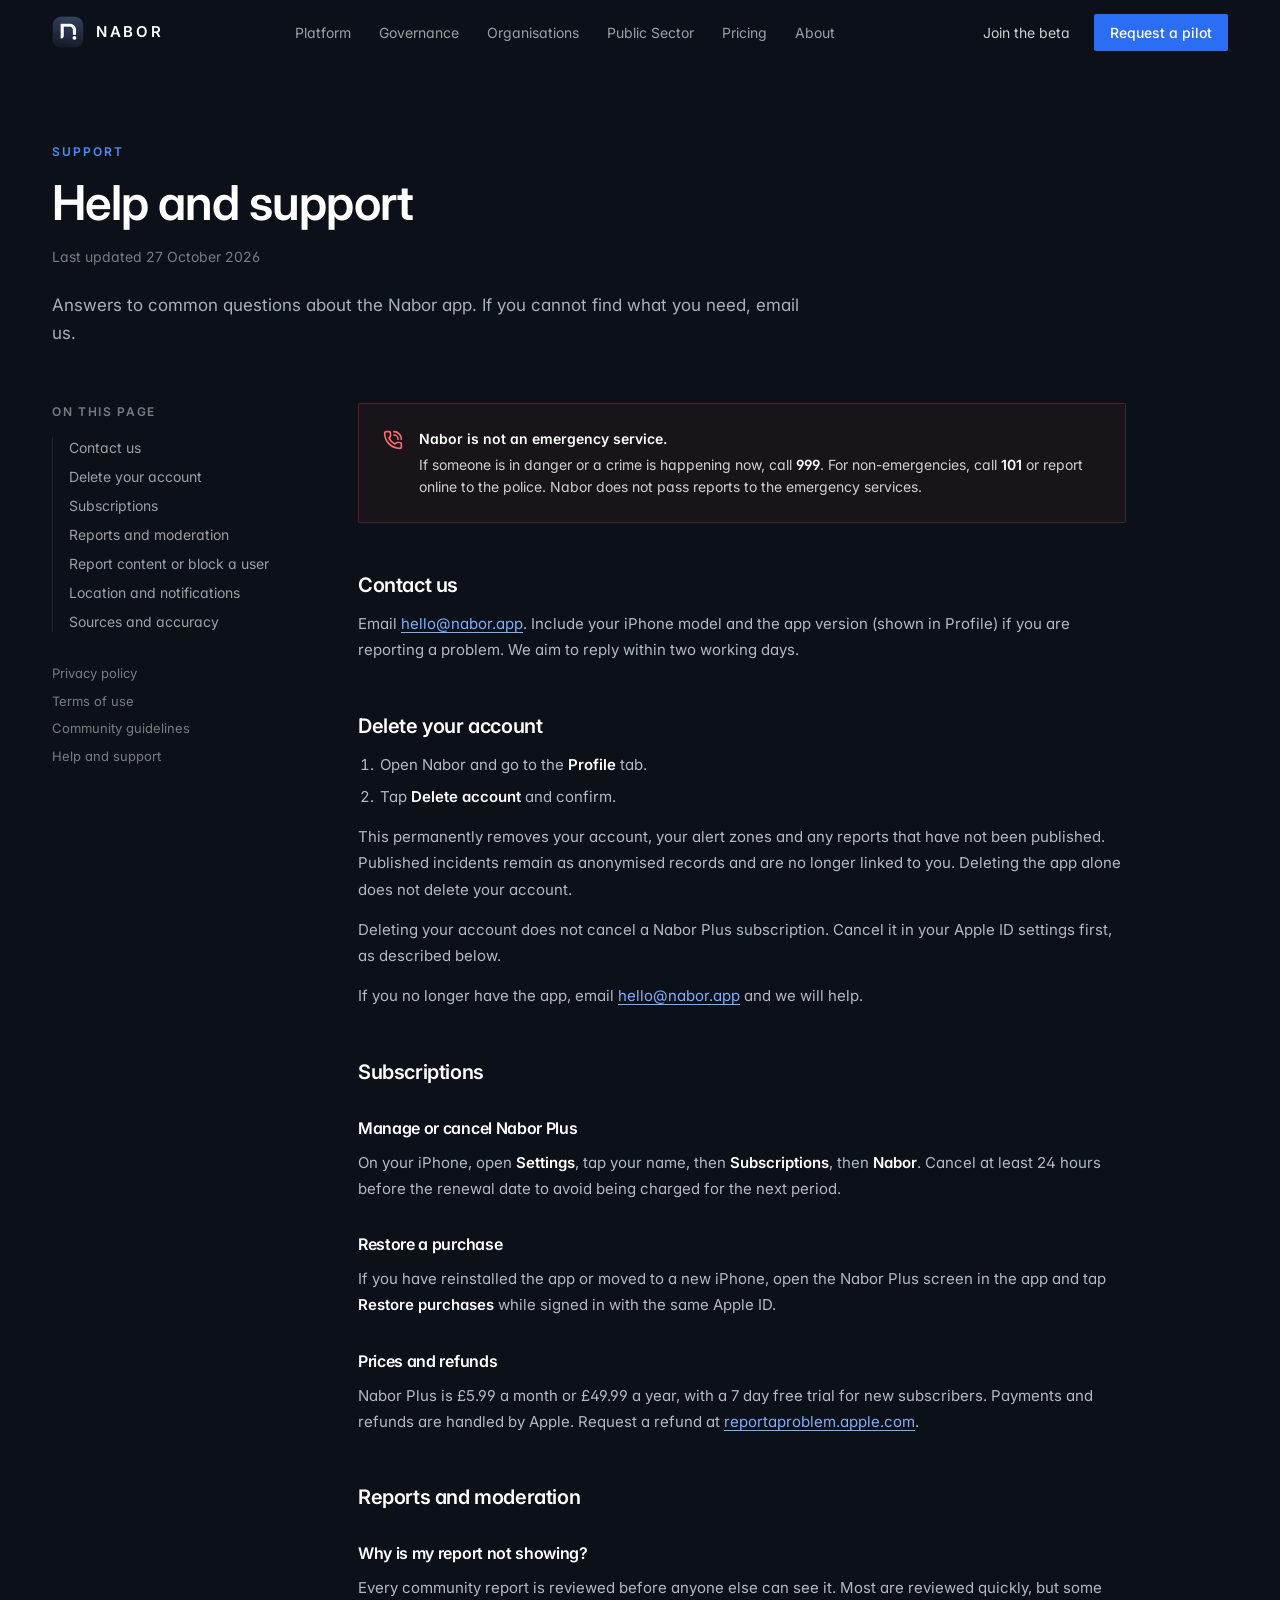
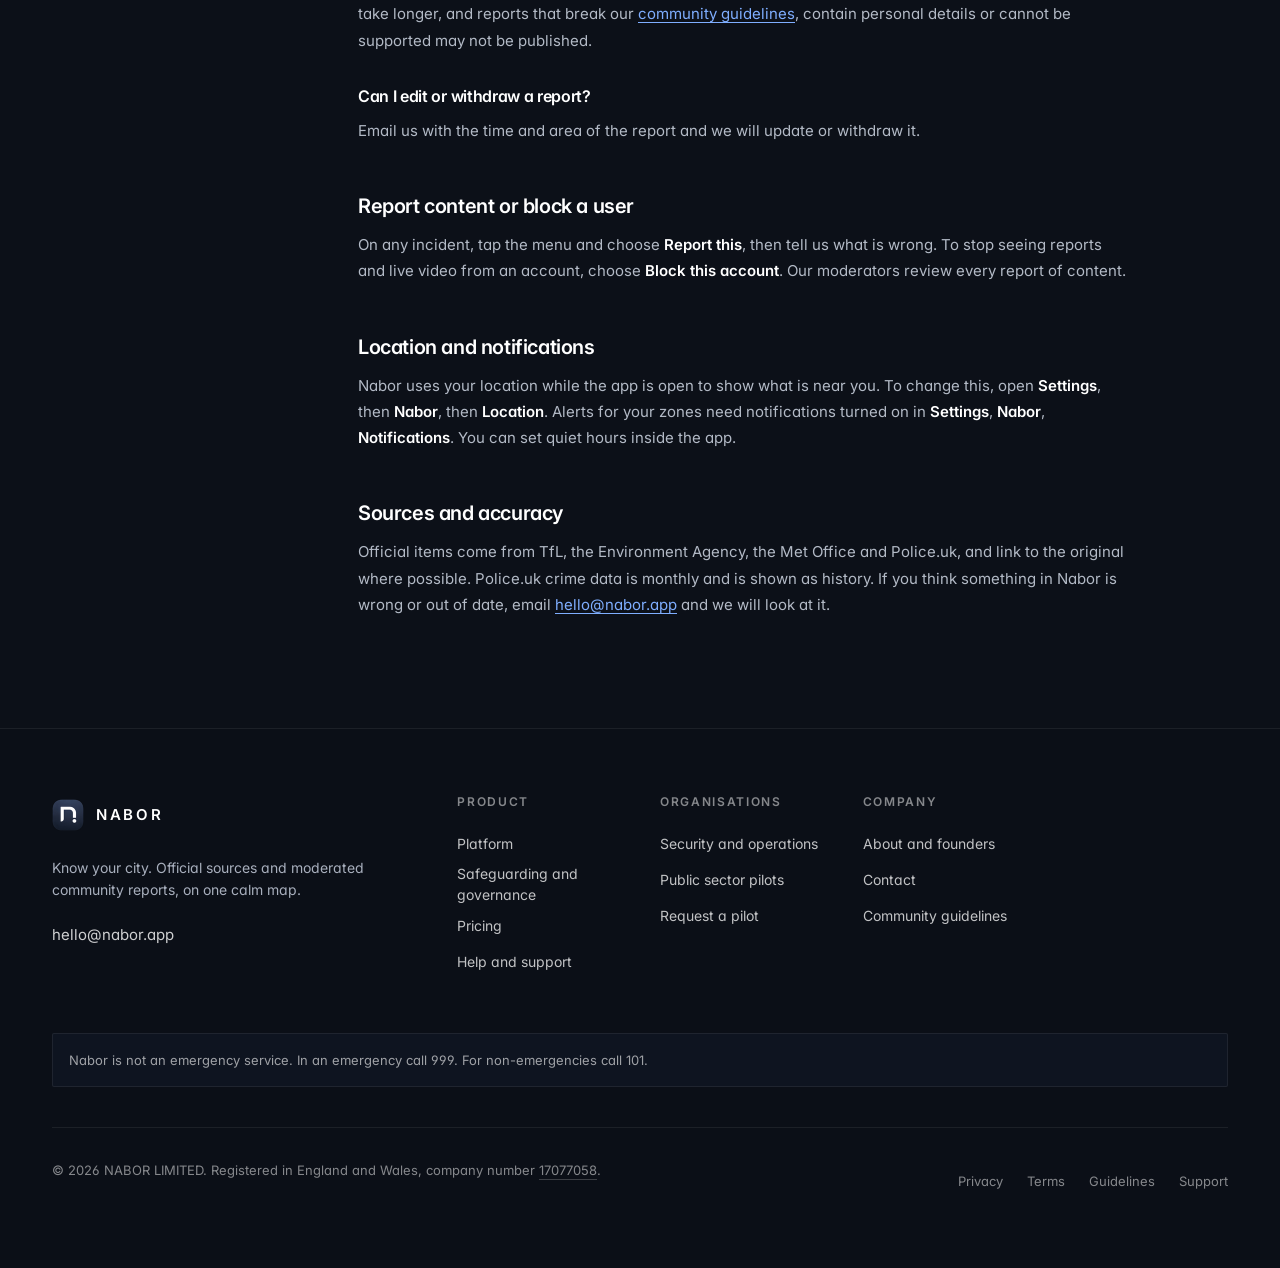
<file: support.html>
<!DOCTYPE html>
<html lang="en-GB" class="dark">
  <head>
    <meta charset="UTF-8" />
    <meta name="viewport" content="width=device-width, initial-scale=1.0, viewport-fit=cover" />
    <meta name="theme-color" content="#0B0F17" />
    <title>Help and support | Nabor</title>
    <meta name="description" content="Help with the Nabor app: contact details, deleting your account, managing Nabor Plus, moderation, location and notifications." />
    <link rel="canonical" href="https://nabor.app/support" />

    <meta property="og:site_name" content="Nabor" />
    <meta property="og:title" content="Help and support | Nabor" />
    <meta property="og:description" content="Help with the Nabor app: contact details, deleting your account, managing Nabor Plus, moderation, location and notifications." />
    <meta property="og:type" content="website" />
    <meta property="og:url" content="https://nabor.app/support" />
    <meta property="og:image" content="https://nabor.app/images/share/nabor-share-2026-10.jpg" />
    <meta property="og:image:secure_url" content="https://nabor.app/images/share/nabor-share-2026-10.jpg" />
    <meta property="og:image:type" content="image/jpeg" />
    <meta property="og:image:alt" content="Nabor: Know your city. In real time. A phone showing the live Nabor map of London at night." />
    <meta property="og:image:width" content="1200" />
    <meta property="og:image:height" content="630" />
    <meta property="og:locale" content="en_GB" />
    <meta name="twitter:card" content="summary_large_image" />
    <meta name="twitter:title" content="Help and support | Nabor" />
    <meta name="twitter:description" content="Live updates from official London sources and reviewed community reports, on one calm map. Launching in London." />
    <meta name="twitter:image" content="https://nabor.app/images/share/nabor-share-2026-10.jpg" />
    <meta name="twitter:image:alt" content="Nabor: Know your city. In real time. A phone showing the live Nabor map of London at night." />

    <link rel="icon" type="image/png" href="/favicon.png" />
    <link rel="apple-touch-icon" href="/apple-touch-icon.png" />
    <link rel="preconnect" href="https://fonts.googleapis.com" />
    <link rel="preconnect" href="https://fonts.gstatic.com" crossorigin />
    <link href="https://fonts.googleapis.com/css2?family=Inter:wght@300;400;500;600;700&display=swap" rel="stylesheet" />
    <link rel="preload" as="font" href="/fonts/Satoshi-Bold.woff2" type="font/woff2" crossorigin />
    <link rel="preload" as="image" href="/images/scenes/hand-map@1.5x.webp" type="image/webp" media="(min-width: 1024px)" />
    <link rel="preload" as="image" href="/images/scenes/hand-map.webp" type="image/webp" media="(max-width: 1023px)" />
    <script type="application/ld+json">
      {
        "@context": "https://schema.org",
        "@type": "Organization",
        "name": "NABOR LIMITED",
        "alternateName": "Nabor",
        "url": "https://nabor.app/",
        "logo": "https://nabor.app/images/logo-512.png",
        "email": "hello@nabor.app",
        "address": { "@type": "PostalAddress", "addressCountry": "GB" }
      }
    </script>
    <script type="module" crossorigin src="/assets/index-CzXyzDOO.js"></script>
    <link rel="stylesheet" crossorigin href="/assets/index-zHj2R8XG.css">
  </head>
  <body>
    <div id="root"></div>
    <noscript>Nabor needs JavaScript to display this site. Contact us at hello@nabor.app.</noscript>
  </body>
</html>
</file>
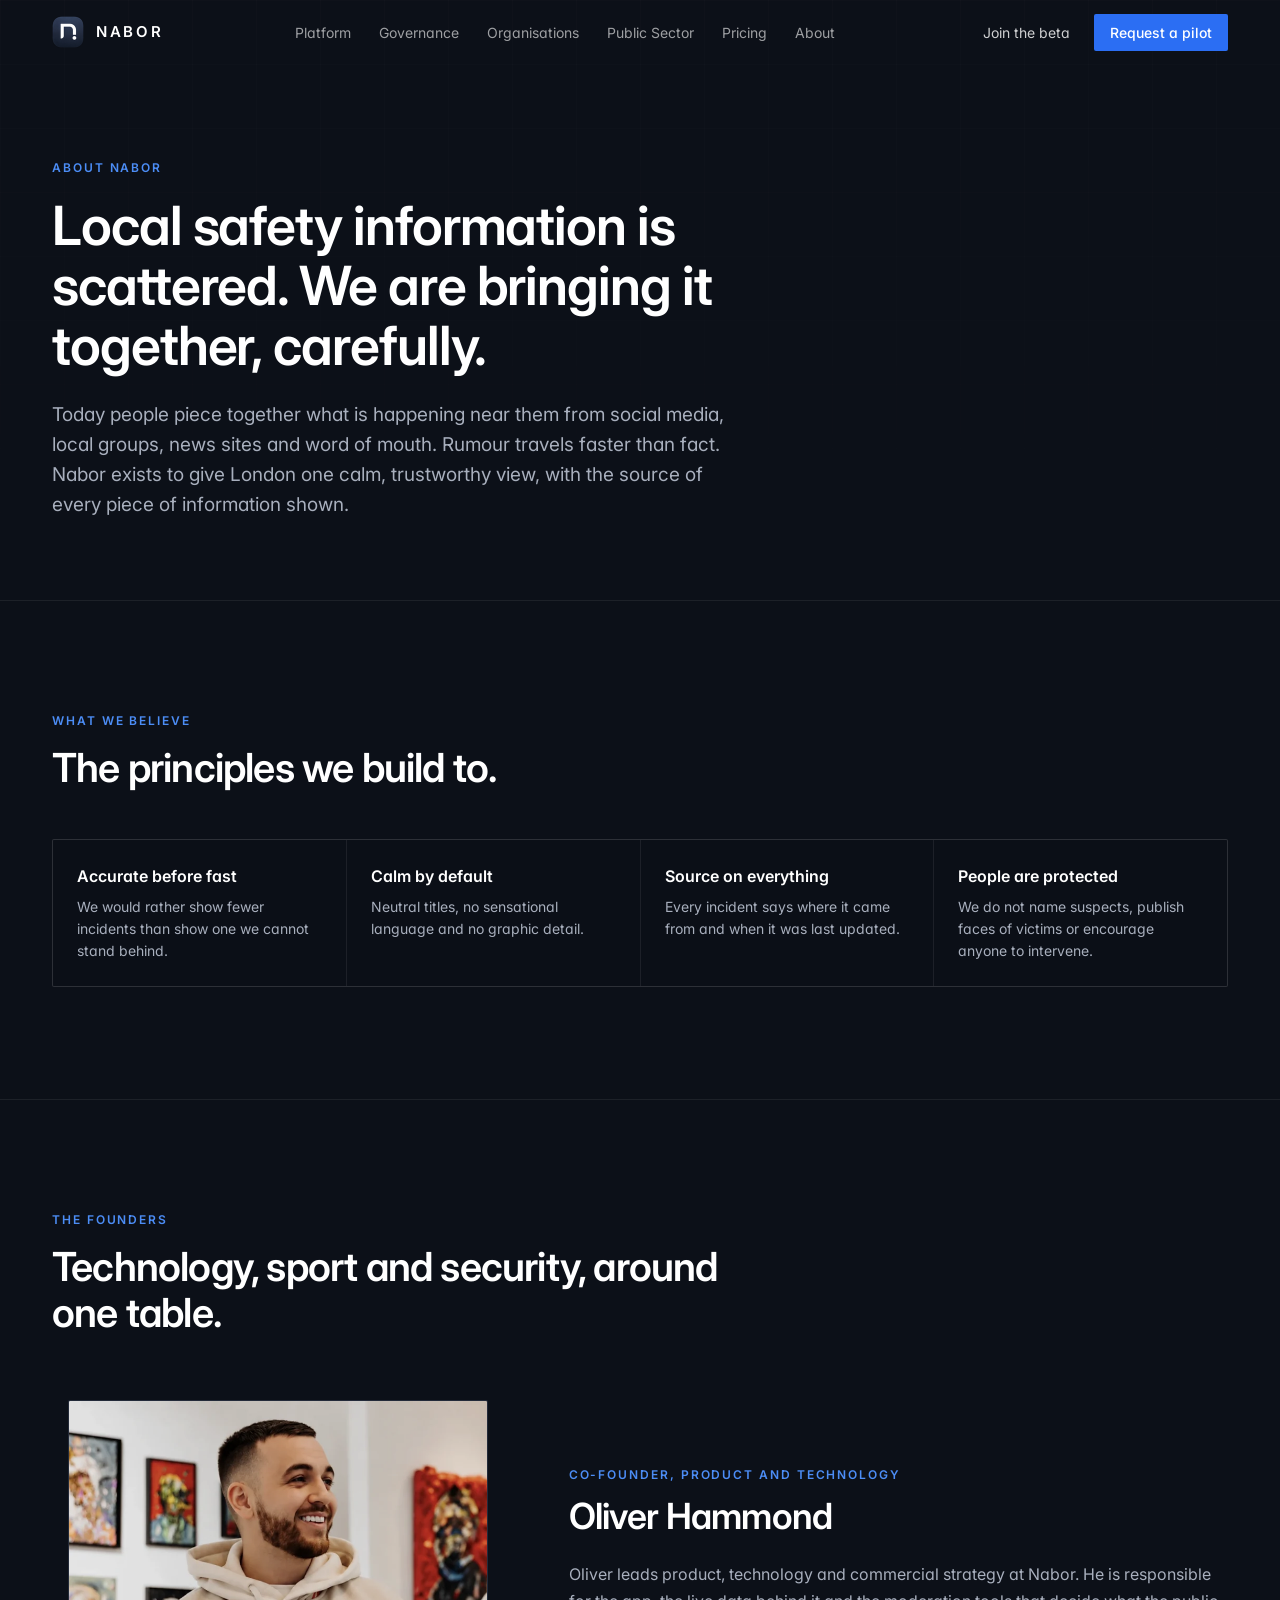
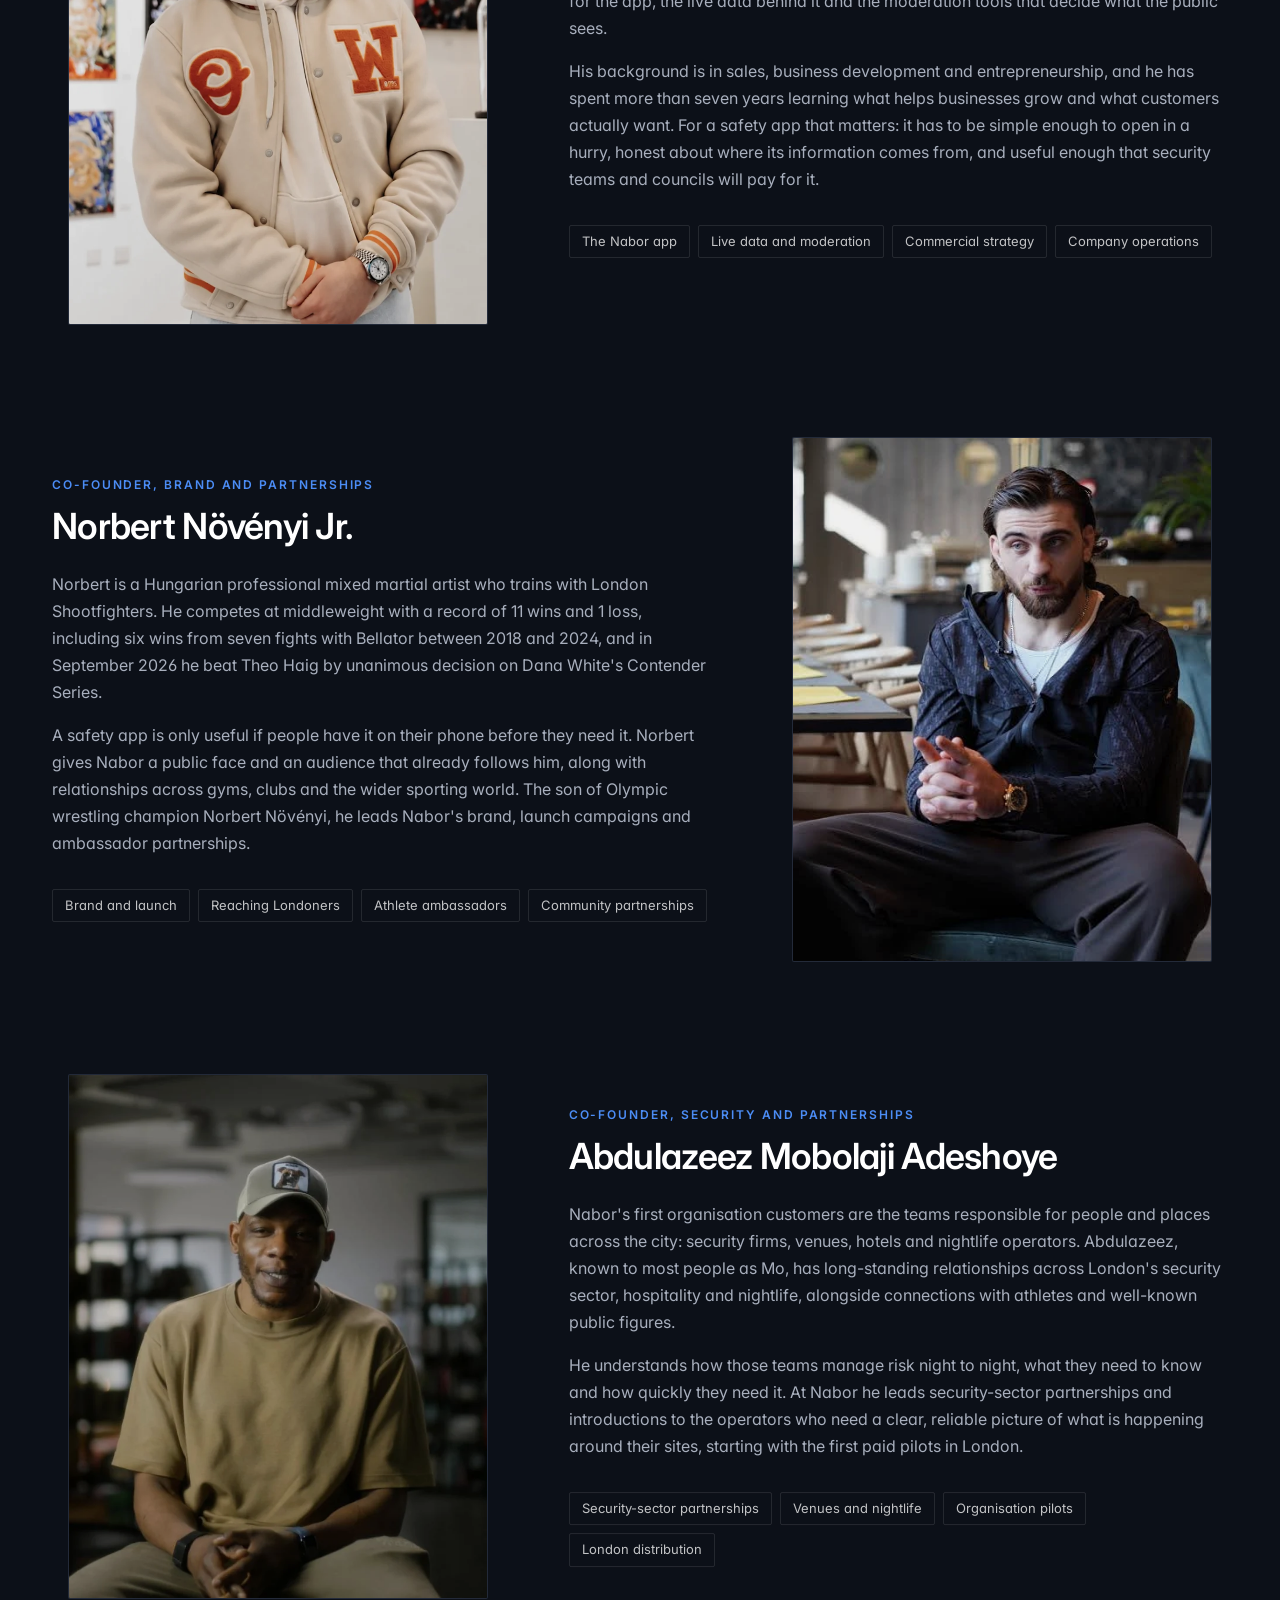
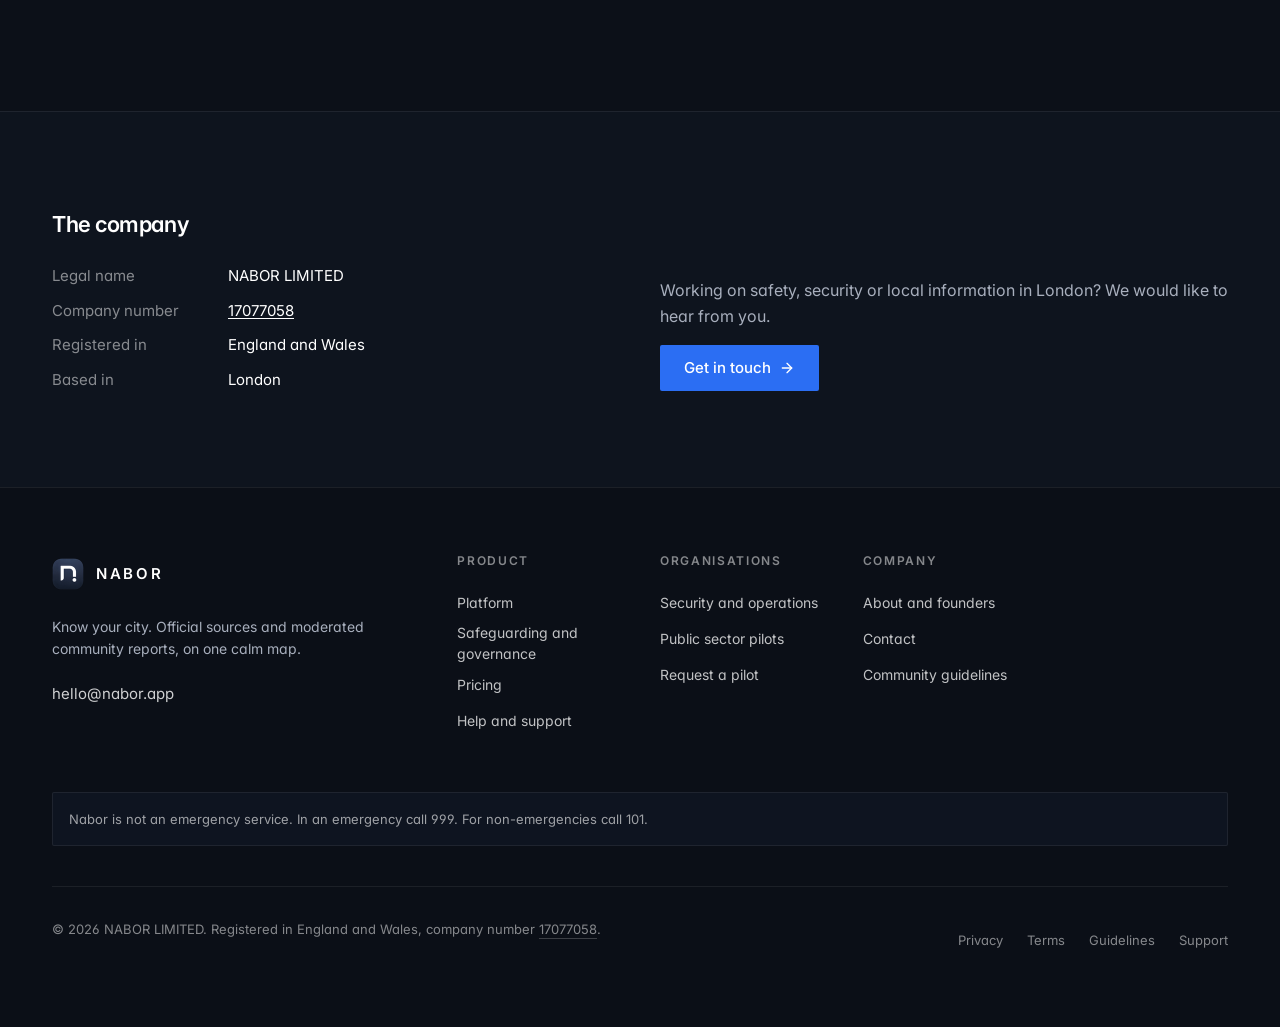
<file: team.html>
<!DOCTYPE html>
<html lang="en-GB" class="dark">
  <head>
    <meta charset="UTF-8" />
    <meta name="viewport" content="width=device-width, initial-scale=1.0, viewport-fit=cover" />
    <meta name="theme-color" content="#0B0F17" />
    <title>About and founders | Nabor</title>
    <meta name="description" content="Nabor is a London company building a trusted, location-based view of what is happening in the city. Meet founders Oliver Hammond, Norbert Növényi Jr. and Abdulazeez Mobolaji Adeshoye." />
    <link rel="canonical" href="https://nabor.app/team" />

    <meta property="og:site_name" content="Nabor" />
    <meta property="og:title" content="About and founders | Nabor" />
    <meta property="og:description" content="Nabor is a London company building a trusted, location-based view of what is happening in the city. Meet founders Oliver Hammond, Norbert Növényi Jr. and Abdulazeez Mobolaji Adeshoye." />
    <meta property="og:type" content="website" />
    <meta property="og:url" content="https://nabor.app/team" />
    <meta property="og:image" content="https://nabor.app/images/share/nabor-share-2026-10.jpg" />
    <meta property="og:image:secure_url" content="https://nabor.app/images/share/nabor-share-2026-10.jpg" />
    <meta property="og:image:type" content="image/jpeg" />
    <meta property="og:image:alt" content="Nabor: Know your city. In real time. A phone showing the live Nabor map of London at night." />
    <meta property="og:image:width" content="1200" />
    <meta property="og:image:height" content="630" />
    <meta property="og:locale" content="en_GB" />
    <meta name="twitter:card" content="summary_large_image" />
    <meta name="twitter:title" content="About and founders | Nabor" />
    <meta name="twitter:description" content="Live updates from official London sources and reviewed community reports, on one calm map. Launching in London." />
    <meta name="twitter:image" content="https://nabor.app/images/share/nabor-share-2026-10.jpg" />
    <meta name="twitter:image:alt" content="Nabor: Know your city. In real time. A phone showing the live Nabor map of London at night." />

    <link rel="icon" type="image/png" href="/favicon.png" />
    <link rel="apple-touch-icon" href="/apple-touch-icon.png" />
    <link rel="preconnect" href="https://fonts.googleapis.com" />
    <link rel="preconnect" href="https://fonts.gstatic.com" crossorigin />
    <link href="https://fonts.googleapis.com/css2?family=Inter:wght@300;400;500;600;700&display=swap" rel="stylesheet" />
    <link rel="preload" as="font" href="/fonts/Satoshi-Bold.woff2" type="font/woff2" crossorigin />
    <link rel="preload" as="image" href="/images/scenes/hand-map@1.5x.webp" type="image/webp" media="(min-width: 1024px)" />
    <link rel="preload" as="image" href="/images/scenes/hand-map.webp" type="image/webp" media="(max-width: 1023px)" />
    <script type="application/ld+json">
      {
        "@context": "https://schema.org",
        "@type": "Organization",
        "name": "NABOR LIMITED",
        "alternateName": "Nabor",
        "url": "https://nabor.app/",
        "logo": "https://nabor.app/images/logo-512.png",
        "email": "hello@nabor.app",
        "address": { "@type": "PostalAddress", "addressCountry": "GB" }
      }
    </script>
    <script type="module" crossorigin src="/assets/index-CzXyzDOO.js"></script>
    <link rel="stylesheet" crossorigin href="/assets/index-zHj2R8XG.css">
  </head>
  <body>
    <div id="root"></div>
    <noscript>Nabor needs JavaScript to display this site. Contact us at hello@nabor.app.</noscript>
  </body>
</html>
</file>
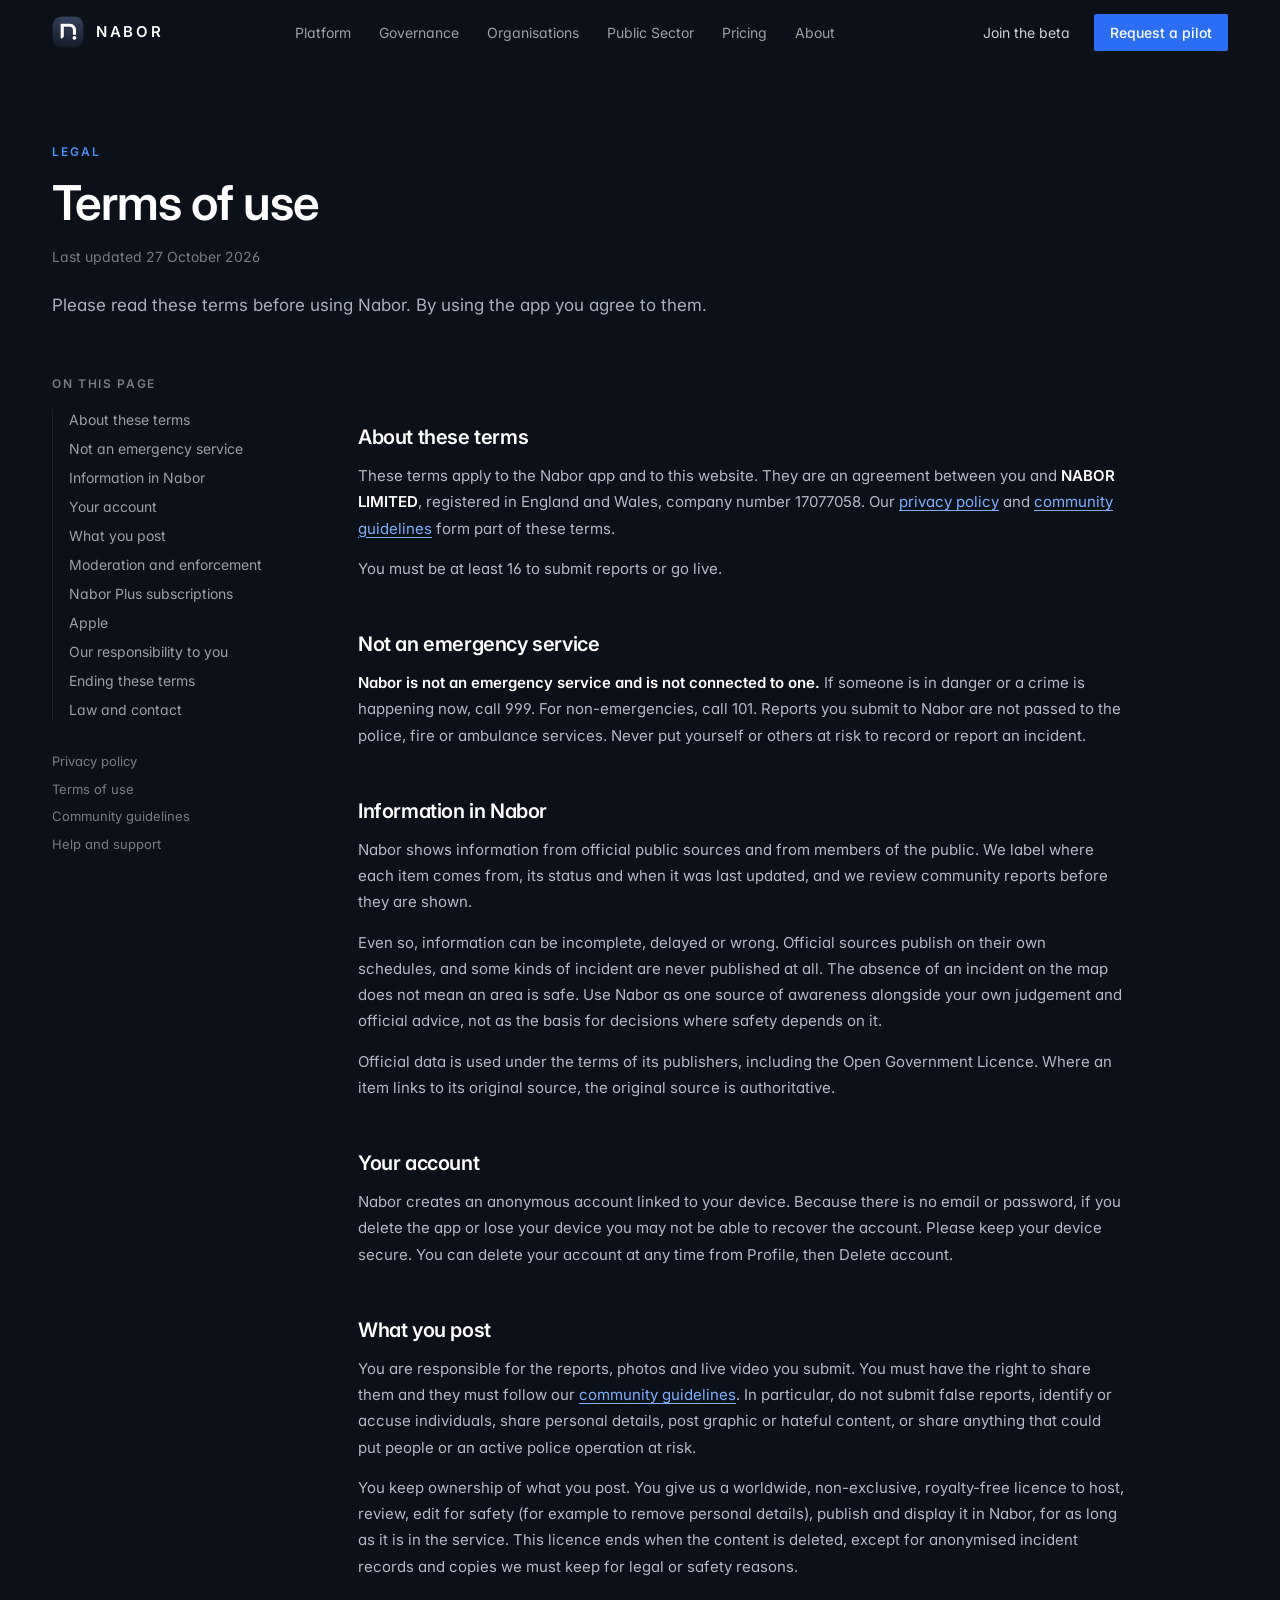
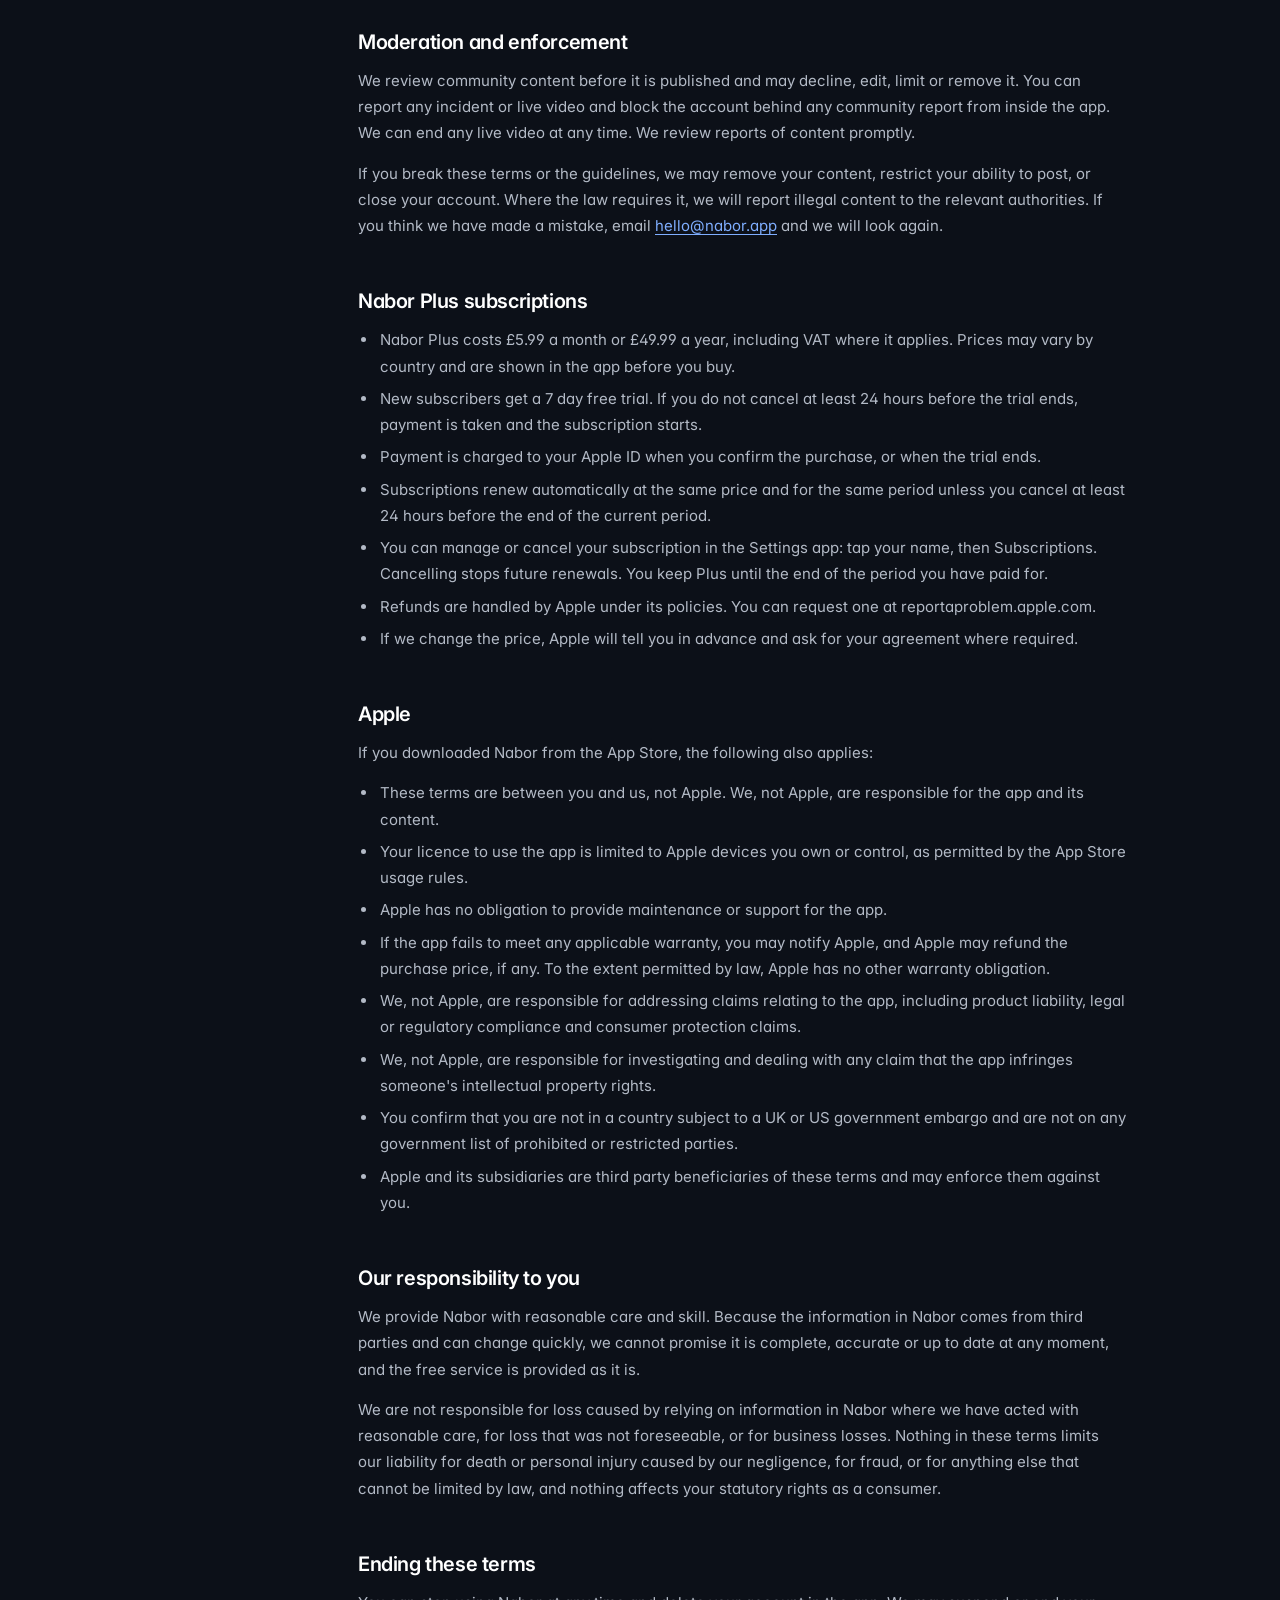
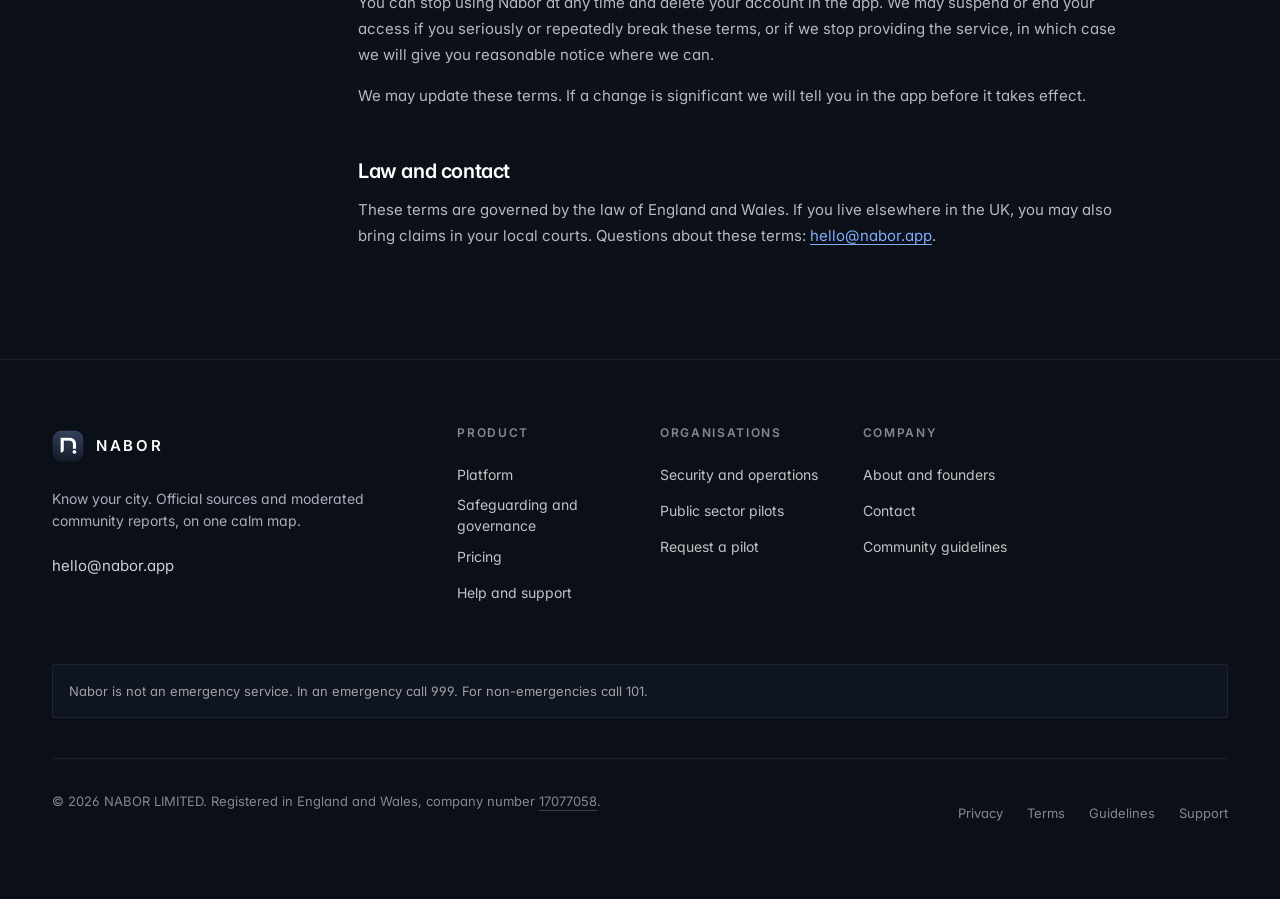
<file: terms.html>
<!DOCTYPE html>
<html lang="en-GB" class="dark">
  <head>
    <meta charset="UTF-8" />
    <meta name="viewport" content="width=device-width, initial-scale=1.0, viewport-fit=cover" />
    <meta name="theme-color" content="#0B0F17" />
    <title>Terms of use | Nabor</title>
    <meta name="description" content="The terms for using the Nabor app and website, including community content, moderation, Nabor Plus subscriptions and our responsibility to you." />
    <link rel="canonical" href="https://nabor.app/terms" />

    <meta property="og:site_name" content="Nabor" />
    <meta property="og:title" content="Terms of use | Nabor" />
    <meta property="og:description" content="The terms for using the Nabor app and website, including community content, moderation, Nabor Plus subscriptions and our responsibility to you." />
    <meta property="og:type" content="website" />
    <meta property="og:url" content="https://nabor.app/terms" />
    <meta property="og:image" content="https://nabor.app/images/share/nabor-share-2026-10.jpg" />
    <meta property="og:image:secure_url" content="https://nabor.app/images/share/nabor-share-2026-10.jpg" />
    <meta property="og:image:type" content="image/jpeg" />
    <meta property="og:image:alt" content="Nabor: Know your city. In real time. A phone showing the live Nabor map of London at night." />
    <meta property="og:image:width" content="1200" />
    <meta property="og:image:height" content="630" />
    <meta property="og:locale" content="en_GB" />
    <meta name="twitter:card" content="summary_large_image" />
    <meta name="twitter:title" content="Terms of use | Nabor" />
    <meta name="twitter:description" content="Live updates from official London sources and reviewed community reports, on one calm map. Launching in London." />
    <meta name="twitter:image" content="https://nabor.app/images/share/nabor-share-2026-10.jpg" />
    <meta name="twitter:image:alt" content="Nabor: Know your city. In real time. A phone showing the live Nabor map of London at night." />

    <link rel="icon" type="image/png" href="/favicon.png" />
    <link rel="apple-touch-icon" href="/apple-touch-icon.png" />
    <link rel="preconnect" href="https://fonts.googleapis.com" />
    <link rel="preconnect" href="https://fonts.gstatic.com" crossorigin />
    <link href="https://fonts.googleapis.com/css2?family=Inter:wght@300;400;500;600;700&display=swap" rel="stylesheet" />
    <link rel="preload" as="font" href="/fonts/Satoshi-Bold.woff2" type="font/woff2" crossorigin />
    <link rel="preload" as="image" href="/images/scenes/hand-map@1.5x.webp" type="image/webp" media="(min-width: 1024px)" />
    <link rel="preload" as="image" href="/images/scenes/hand-map.webp" type="image/webp" media="(max-width: 1023px)" />
    <script type="application/ld+json">
      {
        "@context": "https://schema.org",
        "@type": "Organization",
        "name": "NABOR LIMITED",
        "alternateName": "Nabor",
        "url": "https://nabor.app/",
        "logo": "https://nabor.app/images/logo-512.png",
        "email": "hello@nabor.app",
        "address": { "@type": "PostalAddress", "addressCountry": "GB" }
      }
    </script>
    <script type="module" crossorigin src="/assets/index-CzXyzDOO.js"></script>
    <link rel="stylesheet" crossorigin href="/assets/index-zHj2R8XG.css">
  </head>
  <body>
    <div id="root"></div>
    <noscript>Nabor needs JavaScript to display this site. Contact us at hello@nabor.app.</noscript>
  </body>
</html>
</file>
<file: assets/index-zHj2R8XG.css>
@layer properties{@supports (((-webkit-hyphens:none)) and (not (margin-trim:inline))) or ((-moz-orient:inline) and (not (color:rgb(from red r g b)))){*,:before,:after,::backdrop{--tw-translate-x:0;--tw-translate-y:0;--tw-translate-z:0;--tw-rotate-x:initial;--tw-rotate-y:initial;--tw-rotate-z:initial;--tw-skew-x:initial;--tw-skew-y:initial;--tw-space-y-reverse:0;--tw-space-x-reverse:0;--tw-divide-y-reverse:0;--tw-border-style:solid;--tw-gradient-position:initial;--tw-gradient-from:#0000;--tw-gradient-via:#0000;--tw-gradient-to:#0000;--tw-gradient-stops:initial;--tw-gradient-via-stops:initial;--tw-gradient-from-position:0%;--tw-gradient-via-position:50%;--tw-gradient-to-position:100%;--tw-leading:initial;--tw-font-weight:initial;--tw-tracking:initial;--tw-ordinal:initial;--tw-slashed-zero:initial;--tw-numeric-figure:initial;--tw-numeric-spacing:initial;--tw-numeric-fraction:initial;--tw-shadow:0 0 #0000;--tw-shadow-color:initial;--tw-shadow-alpha:100%;--tw-inset-shadow:0 0 #0000;--tw-inset-shadow-color:initial;--tw-inset-shadow-alpha:100%;--tw-ring-color:initial;--tw-ring-shadow:0 0 #0000;--tw-inset-ring-color:initial;--tw-inset-ring-shadow:0 0 #0000;--tw-ring-inset:initial;--tw-ring-offset-width:0px;--tw-ring-offset-color:#fff;--tw-ring-offset-shadow:0 0 #0000;--tw-outline-style:solid;--tw-blur:initial;--tw-brightness:initial;--tw-contrast:initial;--tw-grayscale:initial;--tw-hue-rotate:initial;--tw-invert:initial;--tw-opacity:initial;--tw-saturate:initial;--tw-sepia:initial;--tw-drop-shadow:initial;--tw-drop-shadow-color:initial;--tw-drop-shadow-alpha:100%;--tw-drop-shadow-size:initial;--tw-backdrop-blur:initial;--tw-backdrop-brightness:initial;--tw-backdrop-contrast:initial;--tw-backdrop-grayscale:initial;--tw-backdrop-hue-rotate:initial;--tw-backdrop-invert:initial;--tw-backdrop-opacity:initial;--tw-backdrop-saturate:initial;--tw-backdrop-sepia:initial;--tw-duration:initial;--tw-ease:initial;--tw-content:"";--tw-animation-delay:0s;--tw-animation-direction:normal;--tw-animation-duration:initial;--tw-animation-fill-mode:none;--tw-animation-iteration-count:1;--tw-enter-blur:0;--tw-enter-opacity:1;--tw-enter-rotate:0;--tw-enter-scale:1;--tw-enter-translate-x:0;--tw-enter-translate-y:0;--tw-exit-blur:0;--tw-exit-opacity:1;--tw-exit-rotate:0;--tw-exit-scale:1;--tw-exit-translate-x:0;--tw-exit-translate-y:0}}}@layer theme{:root,:host{--font-sans:ui-sans-serif,system-ui,sans-serif,"Apple Color Emoji","Segoe UI Emoji","Segoe UI Symbol","Noto Color Emoji";--font-mono:ui-monospace,SFMono-Regular,Menlo,Monaco,Consolas,"Liberation Mono","Courier New",monospace;--color-red-50:oklch(97.1% .013 17.38);--color-red-300:oklch(80.8% .114 19.571);--color-red-400:oklch(70.4% .191 22.216);--color-red-600:oklch(57.7% .245 27.325);--color-black:#000;--color-white:#fff;--spacing:.25rem;--container-xs:20rem;--container-sm:24rem;--container-lg:32rem;--container-xl:36rem;--container-2xl:42rem;--container-3xl:48rem;--text-xs:.75rem;--text-xs--line-height:calc(1/.75);--text-sm:.875rem;--text-sm--line-height:calc(1.25/.875);--text-base:1rem;--text-base--line-height: 1.5 ;--text-lg:1.125rem;--text-lg--line-height:calc(1.75/1.125);--font-weight-normal:400;--font-weight-medium:500;--font-weight-semibold:600;--font-weight-bold:700;--tracking-tight:-.025em;--tracking-normal:0em;--tracking-widest:.1em;--leading-snug:1.375;--leading-normal:1.5;--leading-relaxed:1.625;--ease-in-out:cubic-bezier(.4,0,.2,1);--animate-spin:spin 1s linear infinite;--animate-pulse:pulse 2s cubic-bezier(.4,0,.6,1)infinite;--animate-bounce:bounce 1s infinite;--blur-xl:24px;--blur-3xl:64px;--aspect-video:16/9;--default-transition-duration:.15s;--default-transition-timing-function:cubic-bezier(.4,0,.2,1);--default-font-family:var(--font-sans);--default-mono-font-family:var(--font-mono);--radius:2px;--color-border:hsl(var(--border))}}@layer base{*,:after,:before,::backdrop{box-sizing:border-box;border:0 solid;margin:0;padding:0}::file-selector-button{box-sizing:border-box;border:0 solid;margin:0;padding:0}html,:host{-webkit-text-size-adjust:100%;tab-size:4;line-height:1.5;font-family:var(--default-font-family,ui-sans-serif,system-ui,sans-serif,"Apple Color Emoji","Segoe UI Emoji","Segoe UI Symbol","Noto Color Emoji");font-feature-settings:var(--default-font-feature-settings,normal);font-variation-settings:var(--default-font-variation-settings,normal);-webkit-tap-highlight-color:transparent}hr{height:0;color:inherit;border-top-width:1px}abbr:where([title]){-webkit-text-decoration:underline dotted;text-decoration:underline dotted}h1,h2,h3,h4,h5,h6{font-size:inherit;font-weight:inherit}a{color:inherit;-webkit-text-decoration:inherit;text-decoration:inherit}b,strong{font-weight:bolder}code,kbd,samp,pre{font-family:var(--default-mono-font-family,ui-monospace,SFMono-Regular,Menlo,Monaco,Consolas,"Liberation Mono","Courier New",monospace);font-feature-settings:var(--default-mono-font-feature-settings,normal);font-variation-settings:var(--default-mono-font-variation-settings,normal);font-size:1em}small{font-size:80%}sub,sup{vertical-align:baseline;font-size:75%;line-height:0;position:relative}sub{bottom:-.25em}sup{top:-.5em}table{text-indent:0;border-color:inherit;border-collapse:collapse}:-moz-focusring{outline:auto}progress{vertical-align:baseline}summary{display:list-item}ol,ul,menu{list-style:none}img,svg,video,canvas,audio,iframe,embed,object{vertical-align:middle;display:block}img,video{max-width:100%;height:auto}button,input,select,optgroup,textarea{font:inherit;font-feature-settings:inherit;font-variation-settings:inherit;letter-spacing:inherit;color:inherit;opacity:1;background-color:#0000;border-radius:0}::file-selector-button{font:inherit;font-feature-settings:inherit;font-variation-settings:inherit;letter-spacing:inherit;color:inherit;opacity:1;background-color:#0000;border-radius:0}:where(select:is([multiple],[size])) optgroup{font-weight:bolder}:where(select:is([multiple],[size])) optgroup option{padding-inline-start:20px}::file-selector-button{margin-inline-end:4px}::placeholder{opacity:1}@supports (not ((-webkit-appearance:-apple-pay-button))) or (contain-intrinsic-size:1px){::placeholder{color:currentColor}@supports (color:color-mix(in lab,red,red)){::placeholder{color:color-mix(in oklab,currentcolor 50%,transparent)}}}textarea{resize:vertical}::-webkit-search-decoration{-webkit-appearance:none}::-webkit-date-and-time-value{min-height:1lh;text-align:inherit}::-webkit-datetime-edit{display:inline-flex}::-webkit-datetime-edit-fields-wrapper{padding:0}::-webkit-datetime-edit{padding-block:0}::-webkit-datetime-edit-year-field{padding-block:0}::-webkit-datetime-edit-month-field{padding-block:0}::-webkit-datetime-edit-day-field{padding-block:0}::-webkit-datetime-edit-hour-field{padding-block:0}::-webkit-datetime-edit-minute-field{padding-block:0}::-webkit-datetime-edit-second-field{padding-block:0}::-webkit-datetime-edit-millisecond-field{padding-block:0}::-webkit-datetime-edit-meridiem-field{padding-block:0}::-webkit-calendar-picker-indicator{line-height:1}:-moz-ui-invalid{box-shadow:none}button,input:where([type=button],[type=reset],[type=submit]){appearance:button}::file-selector-button{appearance:button}::-webkit-inner-spin-button{height:auto}::-webkit-outer-spin-button{height:auto}[hidden]:where(:not([hidden=until-found])){display:none!important}:root{--background:220 35% 7%;--foreground:0 0% 100%;--card:220 39% 12%;--card-foreground:0 0% 100%;--popover:220 39% 12%;--popover-foreground:0 0% 100%;--primary:220 89% 56%;--primary-foreground:0 0% 100%;--secondary:220 20% 18%;--secondary-foreground:0 0% 100%;--muted:220 20% 18%;--muted-foreground:220 14% 70%;--accent:220 20% 18%;--accent-foreground:0 0% 100%;--destructive:0 62.8% 30.6%;--destructive-foreground:0 0% 100%;--border:220 20% 18%;--input:220 20% 18%;--ring:220 89% 53%;--radius:2px}.dark{--background:220 35% 7%;--foreground:0 0% 100%;--card:220 39% 12%;--card-foreground:0 0% 100%;--popover:220 39% 12%;--popover-foreground:0 0% 100%;--primary:220 89% 56%;--primary-foreground:0 0% 100%;--secondary:220 20% 18%;--secondary-foreground:0 0% 100%;--muted:220 20% 18%;--muted-foreground:220 14% 70%;--accent:220 20% 18%;--accent-foreground:0 0% 100%;--destructive:0 62.8% 30.6%;--destructive-foreground:0 0% 100%;--border:220 20% 18%;--input:220 20% 18%;--ring:220 89% 53%}*{border-color:hsl(var(--border))}body{background-color:hsl(var(--background));font-family:var(--font-sans);color:hsl(var(--foreground));-webkit-font-smoothing:antialiased;-moz-osx-font-smoothing:grayscale;font-family:Inter,-apple-system,BlinkMacSystemFont,Segoe UI,Roboto,Helvetica,Arial,sans-serif}html{scroll-behavior:smooth;-webkit-text-size-adjust:100%}body{font-feature-settings:"cv11","ss01";text-rendering:optimizeLegibility}::selection{color:#fff;background:#4c8df659}:focus-visible{outline-offset:2px;outline:2px solid #4c8df6}h1,h2,h3{letter-spacing:-.02em}@media(prefers-reduced-motion:reduce){html{scroll-behavior:auto}*,:before,:after{transition-duration:.01ms!important;animation-duration:.01ms!important}}}@layer components{.shell{width:100%;max-width:1240px;margin-inline:auto;padding-inline:20px}@media(min-width:768px){.shell{padding-inline:32px}}.eyebrow{letter-spacing:.16em;text-transform:uppercase;color:#4c8df6;font-size:12px;font-weight:600;line-height:16px}.hairline{border-color:#ffffff12}.prose-legal{color:#b3bac6;font-size:15px;line-height:1.75}.prose-legal h2{color:#fff;margin-top:48px;margin-bottom:12px;scroll-margin-top:96px;font-size:20px;font-weight:600;line-height:28px}.prose-legal h3{color:#fff;margin-top:28px;margin-bottom:8px;font-size:16px;font-weight:600}.prose-legal p{margin-bottom:14px}.prose-legal ul{margin-bottom:14px;padding-left:20px;list-style:outside}.prose-legal ol{margin-bottom:14px;padding-left:20px;list-style:decimal}.prose-legal li{margin-bottom:6px;padding-left:2px}.prose-legal a{color:#7faeff;text-underline-offset:3px;text-decoration:underline}.prose-legal strong{color:#fff;font-weight:600}.prose-legal table{border-collapse:collapse;width:100%;margin:8px 0 20px;font-size:14px}.prose-legal th,.prose-legal td{text-align:left;vertical-align:top;border:1px solid #ffffff14;padding:10px 12px}.prose-legal th{color:#fff;background:#121a2a;font-weight:600}.prose-legal .not-prose p{margin-bottom:0}.display{letter-spacing:-.025em;font-family:Satoshi,Inter,-apple-system,BlinkMacSystemFont,sans-serif}.text-signal-gradient{color:#0000;background:linear-gradient(92deg,#5b9bff,#2f6bff 55%,#4c8df6);-webkit-background-clip:text;background-clip:text}.glass{-webkit-backdrop-filter:blur(14px);background:#0d121eb8;border:1px solid #ffffff17}.feather-left{-webkit-mask-image:linear-gradient(90deg,#0000 0%,#000 28%);mask-image:linear-gradient(90deg,#0000,#000 28%)}.feather-bottom{-webkit-mask-image:linear-gradient(#000 60%,#0000 100%);mask-image:linear-gradient(#000 60%,#0000)}.marquee-track{width:max-content;animation:38s linear infinite nabor-marquee;display:flex}@keyframes nabor-marquee{to{transform:translate(-50%)}}.pulse-dot{position:relative}.pulse-dot:after{content:"";opacity:.6;border:1px solid;border-radius:9999px;animation:2.2s cubic-bezier(0,0,.2,1) infinite nabor-ping;position:absolute;inset:-4px}@keyframes nabor-ping{75%,to{opacity:0;transform:scale(2.2)}}@media(prefers-reduced-motion:reduce){.marquee-track,.pulse-dot:after{animation:none}}}@layer utilities{.\@container\/field-group{container:field-group/inline-size}.pointer-events-auto{pointer-events:auto}.pointer-events-none{pointer-events:none}.invisible{visibility:hidden}.visible{visibility:visible}.sr-only{clip-path:inset(50%);white-space:nowrap;border-width:0;width:1px;height:1px;margin:-1px;padding:0;position:absolute;overflow:hidden}.absolute{position:absolute}.fixed{position:fixed}.relative{position:relative}.static{position:static}.sticky{position:sticky}.-inset-10{inset:calc(var(--spacing)*-10)}.inset-0{inset:calc(var(--spacing)*0)}.inset-\[-8\%\]{inset:-8%}.inset-x-0{inset-inline:calc(var(--spacing)*0)}.-inset-y-\[8\%\]{inset-block:-8%}.inset-y-0{inset-block:calc(var(--spacing)*0)}.-top-12{top:calc(var(--spacing)*-12)}.-top-20{top:calc(var(--spacing)*-20)}.top-0{top:calc(var(--spacing)*0)}.top-1\.5{top:calc(var(--spacing)*1.5)}.top-1\/2{top:50%}.top-2{top:calc(var(--spacing)*2)}.top-3\.5{top:calc(var(--spacing)*3.5)}.top-4{top:calc(var(--spacing)*4)}.top-16{top:calc(var(--spacing)*16)}.top-24{top:calc(var(--spacing)*24)}.top-\[1px\]{top:1px}.top-\[11px\]{top:11px}.top-\[14px\]{top:14px}.top-\[50\%\]{top:50%}.top-\[60\%\]{top:60%}.top-full{top:100%}.-right-12{right:calc(var(--spacing)*-12)}.-right-20{right:calc(var(--spacing)*-20)}.right-0{right:calc(var(--spacing)*0)}.right-1{right:calc(var(--spacing)*1)}.right-2{right:calc(var(--spacing)*2)}.right-3{right:calc(var(--spacing)*3)}.right-4{right:calc(var(--spacing)*4)}.-bottom-12{bottom:calc(var(--spacing)*-12)}.bottom-0{bottom:calc(var(--spacing)*0)}.bottom-6{bottom:calc(var(--spacing)*6)}.-left-12{left:calc(var(--spacing)*-12)}.left-0{left:calc(var(--spacing)*0)}.left-1\/2{left:50%}.left-2{left:calc(var(--spacing)*2)}.left-\[50\%\]{left:50%}.z-10{z-index:10}.z-20{z-index:20}.z-40{z-index:40}.z-50{z-index:50}.z-\[1\]{z-index:1}.z-\[100\]{z-index:100}.order-first{order:-9999}.order-last{order:9999}.col-span-2{grid-column:span 2/span 2}.\!m-0{margin:calc(var(--spacing)*0)!important}.-mx-1{margin-inline:calc(var(--spacing)*-1)}.mx-2{margin-inline:calc(var(--spacing)*2)}.mx-3\.5{margin-inline:calc(var(--spacing)*3.5)}.mx-auto{margin-inline:auto}.-my-2{margin-block:calc(var(--spacing)*-2)}.my-0{margin-block:calc(var(--spacing)*0)}.my-0\.5{margin-block:calc(var(--spacing)*.5)}.my-1{margin-block:calc(var(--spacing)*1)}.-mt-4{margin-top:calc(var(--spacing)*-4)}.-mt-6{margin-top:calc(var(--spacing)*-6)}.mt-0\.5{margin-top:calc(var(--spacing)*.5)}.mt-1{margin-top:calc(var(--spacing)*1)}.mt-1\.5{margin-top:calc(var(--spacing)*1.5)}.mt-2{margin-top:calc(var(--spacing)*2)}.mt-3{margin-top:calc(var(--spacing)*3)}.mt-4{margin-top:calc(var(--spacing)*4)}.mt-5{margin-top:calc(var(--spacing)*5)}.mt-6{margin-top:calc(var(--spacing)*6)}.mt-8{margin-top:calc(var(--spacing)*8)}.mt-9{margin-top:calc(var(--spacing)*9)}.mt-10{margin-top:calc(var(--spacing)*10)}.mt-12{margin-top:calc(var(--spacing)*12)}.mt-14{margin-top:calc(var(--spacing)*14)}.mt-16{margin-top:calc(var(--spacing)*16)}.mt-24{margin-top:calc(var(--spacing)*24)}.mt-\[10px\]{margin-top:10px}.mt-auto{margin-top:auto}.-mr-2{margin-right:calc(var(--spacing)*-2)}.mr-2{margin-right:calc(var(--spacing)*2)}.mb-1{margin-bottom:calc(var(--spacing)*1)}.mb-2{margin-bottom:calc(var(--spacing)*2)}.mb-3{margin-bottom:calc(var(--spacing)*3)}.mb-4{margin-bottom:calc(var(--spacing)*4)}.mb-5{margin-bottom:calc(var(--spacing)*5)}.mb-10{margin-bottom:calc(var(--spacing)*10)}.-ml-4{margin-left:calc(var(--spacing)*-4)}.-ml-px{margin-left:-1px}.ml-1{margin-left:calc(var(--spacing)*1)}.ml-4{margin-left:calc(var(--spacing)*4)}.ml-auto{margin-left:auto}.line-clamp-2{-webkit-line-clamp:2;-webkit-box-orient:vertical;display:-webkit-box;overflow:hidden}.block{display:block}.flex{display:flex}.grid{display:grid}.hidden{display:none}.inline-block{display:inline-block}.inline-flex{display:inline-flex}.table{display:table}.aspect-\[4\/5\]{aspect-ratio:4/5}.aspect-square{aspect-ratio:1}.aspect-video{aspect-ratio:var(--aspect-video)}.size-4{width:calc(var(--spacing)*4);height:calc(var(--spacing)*4)}.size-6{width:calc(var(--spacing)*6);height:calc(var(--spacing)*6)}.size-8{width:calc(var(--spacing)*8);height:calc(var(--spacing)*8)}.size-10{width:calc(var(--spacing)*10);height:calc(var(--spacing)*10)}.size-\[--cell-size\]{width:--cell-size;height:--cell-size}.h-1{height:calc(var(--spacing)*1)}.h-1\.5{height:calc(var(--spacing)*1.5)}.h-1\/3{height:33.3333%}.h-2{height:calc(var(--spacing)*2)}.h-2\.5{height:calc(var(--spacing)*2.5)}.h-3{height:calc(var(--spacing)*3)}.h-3\.5{height:calc(var(--spacing)*3.5)}.h-4{height:calc(var(--spacing)*4)}.h-5{height:calc(var(--spacing)*5)}.h-6{height:calc(var(--spacing)*6)}.h-7{height:calc(var(--spacing)*7)}.h-8{height:calc(var(--spacing)*8)}.h-9{height:calc(var(--spacing)*9)}.h-10{height:calc(var(--spacing)*10)}.h-11{height:calc(var(--spacing)*11)}.h-12{height:calc(var(--spacing)*12)}.h-16{height:calc(var(--spacing)*16)}.h-24{height:calc(var(--spacing)*24)}.h-40{height:calc(var(--spacing)*40)}.h-64{height:calc(var(--spacing)*64)}.h-\[--cell-size\]{height:--cell-size}.h-\[1px\]{height:1px}.h-\[2px\]{height:2px}.h-\[22px\]{height:22px}.h-\[100svh\]{height:100svh}.h-\[190vh\]{height:190vh}.h-\[720px\]{height:720px}.h-\[var\(--radix-navigation-menu-viewport-height\)\]{height:var(--radix-navigation-menu-viewport-height)}.h-\[var\(--radix-select-trigger-height\)\]{height:var(--radix-select-trigger-height)}.h-auto{height:auto}.h-full{height:100%}.h-px{height:1px}.h-svh{height:100svh}.max-h-\[--radix-context-menu-content-available-height\]{max-height:--radix-context-menu-content-available-height}.max-h-\[--radix-select-content-available-height\]{max-height:--radix-select-content-available-height}.max-h-\[300px\]{max-height:300px}.max-h-\[var\(--radix-dropdown-menu-content-available-height\)\]{max-height:var(--radix-dropdown-menu-content-available-height)}.max-h-screen{max-height:100vh}.min-h-0{min-height:calc(var(--spacing)*0)}.min-h-8{min-height:calc(var(--spacing)*8)}.min-h-9{min-height:calc(var(--spacing)*9)}.min-h-10{min-height:calc(var(--spacing)*10)}.min-h-\[44px\]{min-height:44px}.min-h-\[60px\]{min-height:60px}.min-h-\[70vh\]{min-height:70vh}.min-h-\[100svh\]{min-height:100svh}.min-h-\[190px\]{min-height:190px}.min-h-screen{min-height:100vh}.min-h-svh{min-height:100svh}.w-0{width:calc(var(--spacing)*0)}.w-1{width:calc(var(--spacing)*1)}.w-1\.5{width:calc(var(--spacing)*1.5)}.w-2{width:calc(var(--spacing)*2)}.w-2\.5{width:calc(var(--spacing)*2.5)}.w-3{width:calc(var(--spacing)*3)}.w-3\.5{width:calc(var(--spacing)*3.5)}.w-3\/4{width:75%}.w-4{width:calc(var(--spacing)*4)}.w-5{width:calc(var(--spacing)*5)}.w-6{width:calc(var(--spacing)*6)}.w-7{width:calc(var(--spacing)*7)}.w-8{width:calc(var(--spacing)*8)}.w-9{width:calc(var(--spacing)*9)}.w-10{width:calc(var(--spacing)*10)}.w-11{width:calc(var(--spacing)*11)}.w-24{width:calc(var(--spacing)*24)}.w-40{width:calc(var(--spacing)*40)}.w-64{width:calc(var(--spacing)*64)}.w-72{width:calc(var(--spacing)*72)}.w-\[--cell-size\]{width:--cell-size}.w-\[1px\]{width:1px}.w-\[30\%\]{width:30%}.w-\[46\%\]{width:46%}.w-\[100px\]{width:100px}.w-\[150px\]{width:150px}.w-\[var\(--sidebar-width\)\]{width:var(--sidebar-width)}.w-auto{width:auto}.w-fit{width:fit-content}.w-full{width:100%}.w-max{width:max-content}.w-px{width:1px}.max-w-2xl{max-width:var(--container-2xl)}.max-w-3xl{max-width:var(--container-3xl)}.max-w-\[300px\]{max-width:300px}.max-w-\[420px\]{max-width:420px}.max-w-\[460px\]{max-width:460px}.max-w-\[520px\]{max-width:520px}.max-w-\[560px\]{max-width:560px}.max-w-\[600px\]{max-width:600px}.max-w-\[620px\]{max-width:620px}.max-w-\[720px\]{max-width:720px}.max-w-\[780px\]{max-width:780px}.max-w-\[860px\]{max-width:860px}.max-w-\[920px\]{max-width:920px}.max-w-\[var\(--skeleton-width\)\]{max-width:var(--skeleton-width)}.max-w-lg{max-width:var(--container-lg)}.max-w-max{max-width:max-content}.max-w-sm{max-width:var(--container-sm)}.max-w-xl{max-width:var(--container-xl)}.max-w-xs{max-width:var(--container-xs)}.min-w-0{min-width:calc(var(--spacing)*0)}.min-w-5{min-width:calc(var(--spacing)*5)}.min-w-8{min-width:calc(var(--spacing)*8)}.min-w-9{min-width:calc(var(--spacing)*9)}.min-w-10{min-width:calc(var(--spacing)*10)}.min-w-\[--cell-size\]{min-width:--cell-size}.min-w-\[8rem\]{min-width:8rem}.min-w-\[12rem\]{min-width:12rem}.min-w-\[var\(--radix-select-trigger-width\)\]{min-width:var(--radix-select-trigger-width)}.flex-1{flex:1}.shrink-0{flex-shrink:0}.flex-grow,.grow{flex-grow:1}.grow-0{flex-grow:0}.basis-full{flex-basis:100%}.caption-bottom{caption-side:bottom}.border-collapse{border-collapse:collapse}.origin-\[--radix-context-menu-content-transform-origin\]{transform-origin:--radix-context-menu-content-transform-origin}.origin-\[--radix-dropdown-menu-content-transform-origin\]{transform-origin:--radix-dropdown-menu-content-transform-origin}.origin-\[--radix-hover-card-content-transform-origin\]{transform-origin:--radix-hover-card-content-transform-origin}.origin-\[--radix-menubar-content-transform-origin\]{transform-origin:--radix-menubar-content-transform-origin}.origin-\[--radix-popover-content-transform-origin\]{transform-origin:--radix-popover-content-transform-origin}.origin-\[--radix-select-content-transform-origin\]{transform-origin:--radix-select-content-transform-origin}.origin-\[--radix-tooltip-content-transform-origin\]{transform-origin:--radix-tooltip-content-transform-origin}.-translate-x-1\/2{--tw-translate-x: -50% ;translate:var(--tw-translate-x)var(--tw-translate-y)}.-translate-x-px{--tw-translate-x:-1px;translate:var(--tw-translate-x)var(--tw-translate-y)}.translate-x-\[-50\%\]{--tw-translate-x:-50%;translate:var(--tw-translate-x)var(--tw-translate-y)}.translate-x-px{--tw-translate-x:1px;translate:var(--tw-translate-x)var(--tw-translate-y)}.-translate-y-1\/2{--tw-translate-y: -50% ;translate:var(--tw-translate-x)var(--tw-translate-y)}.translate-y-\[-50\%\]{--tw-translate-y:-50%;translate:var(--tw-translate-x)var(--tw-translate-y)}.rotate-45{rotate:45deg}.rotate-90{rotate:90deg}.transform{transform:var(--tw-rotate-x,)var(--tw-rotate-y,)var(--tw-rotate-z,)var(--tw-skew-x,)var(--tw-skew-y,)}.animate-bounce{animation:var(--animate-bounce)}.animate-caret-blink{animation:1.25s ease-out infinite caret-blink}.animate-in{animation:enter var(--tw-animation-duration,var(--tw-duration,.15s))var(--tw-ease,ease)var(--tw-animation-delay,0s)var(--tw-animation-iteration-count,1)var(--tw-animation-direction,normal)var(--tw-animation-fill-mode,none)}.animate-pulse{animation:var(--animate-pulse)}.animate-spin{animation:var(--animate-spin)}.cursor-default{cursor:default}.cursor-pointer{cursor:pointer}.cursor-text{cursor:text}.touch-none{touch-action:none}.resize-none{resize:none}.scroll-mt-0{scroll-margin-top:calc(var(--spacing)*0)}.scroll-mt-16{scroll-margin-top:calc(var(--spacing)*16)}.scroll-mt-24{scroll-margin-top:calc(var(--spacing)*24)}.list-disc{list-style-type:disc}.list-none{list-style-type:none}.appearance-none{appearance:none}.grid-cols-2{grid-template-columns:repeat(2,minmax(0,1fr))}.flex-col{flex-direction:column}.flex-col-reverse{flex-direction:column-reverse}.flex-row{flex-direction:row}.flex-wrap{flex-wrap:wrap}.place-content-center{place-content:center}.items-center{align-items:center}.items-end{align-items:flex-end}.items-start{align-items:flex-start}.items-stretch{align-items:stretch}.justify-between{justify-content:space-between}.justify-center{justify-content:center}.justify-end{justify-content:flex-end}.justify-start{justify-content:flex-start}.gap-1{gap:calc(var(--spacing)*1)}.gap-1\.5{gap:calc(var(--spacing)*1.5)}.gap-2{gap:calc(var(--spacing)*2)}.gap-2\.5{gap:calc(var(--spacing)*2.5)}.gap-3{gap:calc(var(--spacing)*3)}.gap-4{gap:calc(var(--spacing)*4)}.gap-5{gap:calc(var(--spacing)*5)}.gap-6{gap:calc(var(--spacing)*6)}.gap-7{gap:calc(var(--spacing)*7)}.gap-8{gap:calc(var(--spacing)*8)}.gap-10{gap:calc(var(--spacing)*10)}.gap-12{gap:calc(var(--spacing)*12)}.gap-14{gap:calc(var(--spacing)*14)}.gap-px{gap:1px}:where(.space-y-1\.5>:not(:last-child)){--tw-space-y-reverse:0;margin-block-start:calc(calc(var(--spacing)*1.5)*var(--tw-space-y-reverse));margin-block-end:calc(calc(var(--spacing)*1.5)*calc(1 - var(--tw-space-y-reverse)))}:where(.space-y-2>:not(:last-child)){--tw-space-y-reverse:0;margin-block-start:calc(calc(var(--spacing)*2)*var(--tw-space-y-reverse));margin-block-end:calc(calc(var(--spacing)*2)*calc(1 - var(--tw-space-y-reverse)))}:where(.space-y-3>:not(:last-child)){--tw-space-y-reverse:0;margin-block-start:calc(calc(var(--spacing)*3)*var(--tw-space-y-reverse));margin-block-end:calc(calc(var(--spacing)*3)*calc(1 - var(--tw-space-y-reverse)))}:where(.space-y-4>:not(:last-child)){--tw-space-y-reverse:0;margin-block-start:calc(calc(var(--spacing)*4)*var(--tw-space-y-reverse));margin-block-end:calc(calc(var(--spacing)*4)*calc(1 - var(--tw-space-y-reverse)))}:where(.space-y-5>:not(:last-child)){--tw-space-y-reverse:0;margin-block-start:calc(calc(var(--spacing)*5)*var(--tw-space-y-reverse));margin-block-end:calc(calc(var(--spacing)*5)*calc(1 - var(--tw-space-y-reverse)))}:where(.space-y-6>:not(:last-child)){--tw-space-y-reverse:0;margin-block-start:calc(calc(var(--spacing)*6)*var(--tw-space-y-reverse));margin-block-end:calc(calc(var(--spacing)*6)*calc(1 - var(--tw-space-y-reverse)))}:where(.space-y-8>:not(:last-child)){--tw-space-y-reverse:0;margin-block-start:calc(calc(var(--spacing)*8)*var(--tw-space-y-reverse));margin-block-end:calc(calc(var(--spacing)*8)*calc(1 - var(--tw-space-y-reverse)))}:where(.space-y-20>:not(:last-child)){--tw-space-y-reverse:0;margin-block-start:calc(calc(var(--spacing)*20)*var(--tw-space-y-reverse));margin-block-end:calc(calc(var(--spacing)*20)*calc(1 - var(--tw-space-y-reverse)))}.gap-x-6{column-gap:calc(var(--spacing)*6)}:where(.space-x-1>:not(:last-child)){--tw-space-x-reverse:0;margin-inline-start:calc(calc(var(--spacing)*1)*var(--tw-space-x-reverse));margin-inline-end:calc(calc(var(--spacing)*1)*calc(1 - var(--tw-space-x-reverse)))}:where(.space-x-4>:not(:last-child)){--tw-space-x-reverse:0;margin-inline-start:calc(calc(var(--spacing)*4)*var(--tw-space-x-reverse));margin-inline-end:calc(calc(var(--spacing)*4)*calc(1 - var(--tw-space-x-reverse)))}:where(.divide-y>:not(:last-child)){--tw-divide-y-reverse:0;border-bottom-style:var(--tw-border-style);border-top-style:var(--tw-border-style);border-top-width:calc(1px*var(--tw-divide-y-reverse));border-bottom-width:calc(1px*calc(1 - var(--tw-divide-y-reverse)))}:where(.divide-white\/\[0\.07\]>:not(:last-child)){border-color:#ffffff12}@supports (color:color-mix(in lab,red,red)){:where(.divide-white\/\[0\.07\]>:not(:last-child)){border-color:color-mix(in oklab,var(--color-white)7%,transparent)}}.self-stretch{align-self:stretch}.truncate{text-overflow:ellipsis;white-space:nowrap;overflow:hidden}.overflow-auto{overflow:auto}.overflow-hidden{overflow:hidden}.overflow-x-hidden{overflow-x:hidden}.overflow-y-auto{overflow-y:auto}.overscroll-contain{overscroll-behavior:contain}.rounded,.rounded-\[2px\]{border-radius:2px}.rounded-\[9px\]{border-radius:9px}.rounded-\[11px\]{border-radius:11px}.rounded-\[12px\]{border-radius:12px}.rounded-\[14px\]{border-radius:14px}.rounded-\[16px\]{border-radius:16px}.rounded-\[20px\]{border-radius:20px}.rounded-\[24px\]{border-radius:24px}.rounded-\[26px\]{border-radius:26px}.rounded-\[28px\]{border-radius:28px}.rounded-\[36px\]{border-radius:36px}.rounded-\[38px\]{border-radius:38px}.rounded-\[40px\]{border-radius:40px}.rounded-\[44px\]{border-radius:44px}.rounded-\[46px\]{border-radius:46px}.rounded-\[calc\(var\(--radius\)-5px\)\]{border-radius:calc(var(--radius) - 5px)}.rounded-\[inherit\]{border-radius:inherit}.rounded-full{border-radius:3.40282e38px}.rounded-lg,.rounded-md{border-radius:2px}.rounded-none{border-radius:0}.rounded-sm,.rounded-xl{border-radius:2px}.rounded-t-\[10px\]{border-top-left-radius:10px;border-top-right-radius:10px}.rounded-l-md{border-top-left-radius:2px;border-bottom-left-radius:2px}.rounded-tl-sm{border-top-left-radius:2px}.rounded-r-md{border-top-right-radius:2px;border-bottom-right-radius:2px}.border{border-style:var(--tw-border-style);border-width:1px}.border-0{border-style:var(--tw-border-style);border-width:0}.border-2{border-style:var(--tw-border-style);border-width:2px}.border-\[1\.5px\]{border-style:var(--tw-border-style);border-width:1.5px}.border-y{border-block-style:var(--tw-border-style);border-block-width:1px}.border-t{border-top-style:var(--tw-border-style);border-top-width:1px}.border-t-2{border-top-style:var(--tw-border-style);border-top-width:2px}.border-r{border-right-style:var(--tw-border-style);border-right-width:1px}.border-b{border-bottom-style:var(--tw-border-style);border-bottom-width:1px}.border-l{border-left-style:var(--tw-border-style);border-left-width:1px}.border-dashed{--tw-border-style:dashed;border-style:dashed}.\[border-color\:var\(--badge-outline\)\]{border-color:var(--badge-outline)}.\[border-color\:var\(--button-outline\)\]{border-color:var(--button-outline)}.border-\[\#2F6BFF\]{border-color:#2f6bff}.border-\[\#2F6BFF\]\/40{border-color:#2f6bff66}.border-\[\#8AB4FF\]{border-color:#8ab4ff}.border-\[\#A78BFA\]{border-color:#a78bfa}.border-\[\#E5484D\]\/25{border-color:#e5484d40}.border-\[--color-border\]{border-color:--color-border}.border-border,.border-border\/50{border-color:hsl(var(--border))}@supports (color:color-mix(in lab,red,red)){.border-border\/50{border-color:color-mix(in oklab,hsl(var(--border))50%,transparent)}}.border-destructive,.border-destructive\/50{border-color:hsl(var(--destructive))}@supports (color:color-mix(in lab,red,red)){.border-destructive\/50{border-color:color-mix(in oklab,hsl(var(--destructive))50%,transparent)}}.border-input{border-color:hsl(var(--input))}.border-primary,.border-primary\/50{border-color:hsl(var(--primary))}@supports (color:color-mix(in lab,red,red)){.border-primary\/50{border-color:color-mix(in oklab,hsl(var(--primary))50%,transparent)}}.border-signal{border-color:#4c8df6}.border-signal\/40{border-color:#4c8df666}.border-transparent{border-color:#0000}.border-white\/10{border-color:#ffffff1a}@supports (color:color-mix(in lab,red,red)){.border-white\/10{border-color:color-mix(in oklab,var(--color-white)10%,transparent)}}.border-white\/15{border-color:#ffffff26}@supports (color:color-mix(in lab,red,red)){.border-white\/15{border-color:color-mix(in oklab,var(--color-white)15%,transparent)}}.border-white\/\[0\.06\]{border-color:#ffffff0f}@supports (color:color-mix(in lab,red,red)){.border-white\/\[0\.06\]{border-color:color-mix(in oklab,var(--color-white)6%,transparent)}}.border-white\/\[0\.07\]{border-color:#ffffff12}@supports (color:color-mix(in lab,red,red)){.border-white\/\[0\.07\]{border-color:color-mix(in oklab,var(--color-white)7%,transparent)}}.border-white\/\[0\.08\]{border-color:#ffffff14}@supports (color:color-mix(in lab,red,red)){.border-white\/\[0\.08\]{border-color:color-mix(in oklab,var(--color-white)8%,transparent)}}.border-t-transparent{border-top-color:#0000}.border-l-transparent{border-left-color:#0000}.bg-\[\#0A0E16\]{background-color:#0a0e16}.bg-\[\#0B0F17\]{background-color:#0b0f17}.bg-\[\#0B0F17\]\/90{background-color:#0b0f17e6}.bg-\[\#0D131F\]{background-color:#0d131f}.bg-\[\#0F1626\]{background-color:#0f1626}.bg-\[\#0F1626\]\/80{background-color:#0f1626cc}.bg-\[\#2F6BFF\]{background-color:#2f6bff}.bg-\[\#2F6BFF\]\/15{background-color:#2f6bff26}.bg-\[\#2F6BFF\]\/20{background-color:#2f6bff33}.bg-\[\#2F6BFF\]\/25{background-color:#2f6bff40}.bg-\[\#4C8DF6\]{background-color:#4c8df6}.bg-\[\#05070B\]{background-color:#05070b}.bg-\[\#E5484D\]\/\[0\.06\]{background-color:#e5484d0f}.bg-\[\#F5A524\]{background-color:#f5a524}.bg-\[\#FF5A5F\]{background-color:#ff5a5f}.bg-\[--color-bg\]{background-color:--color-bg}.bg-accent{background-color:hsl(var(--accent))}.bg-background{background-color:hsl(var(--background))}.bg-black{background-color:var(--color-black)}.bg-black\/80{background-color:#000c}@supports (color:color-mix(in lab,red,red)){.bg-black\/80{background-color:color-mix(in oklab,var(--color-black)80%,transparent)}}.bg-border{background-color:hsl(var(--border))}.bg-card{background-color:hsl(var(--card))}.bg-destructive{background-color:hsl(var(--destructive))}.bg-foreground{background-color:hsl(var(--foreground))}.bg-ink{background-color:#0b0f17}.bg-input{background-color:hsl(var(--input))}.bg-muted,.bg-muted\/50{background-color:hsl(var(--muted))}@supports (color:color-mix(in lab,red,red)){.bg-muted\/50{background-color:color-mix(in oklab,hsl(var(--muted))50%,transparent)}}.bg-popover{background-color:hsl(var(--popover))}.bg-primary,.bg-primary\/10{background-color:hsl(var(--primary))}@supports (color:color-mix(in lab,red,red)){.bg-primary\/10{background-color:color-mix(in oklab,hsl(var(--primary))10%,transparent)}}.bg-primary\/20{background-color:hsl(var(--primary))}@supports (color:color-mix(in lab,red,red)){.bg-primary\/20{background-color:color-mix(in oklab,hsl(var(--primary))20%,transparent)}}.bg-secondary{background-color:hsl(var(--secondary))}.bg-signal{background-color:#4c8df6}.bg-signal\/15{background-color:#4c8df626}.bg-surface{background-color:#121a2a}.bg-surface\/40{background-color:#121a2a66}.bg-surface\/50{background-color:#121a2a80}.bg-transparent{background-color:#0000}.bg-white{background-color:var(--color-white)}.bg-white\/10{background-color:#ffffff1a}@supports (color:color-mix(in lab,red,red)){.bg-white\/10{background-color:color-mix(in oklab,var(--color-white)10%,transparent)}}.bg-white\/30{background-color:#ffffff4d}@supports (color:color-mix(in lab,red,red)){.bg-white\/30{background-color:color-mix(in oklab,var(--color-white)30%,transparent)}}.bg-white\/\[0\.02\]{background-color:#ffffff05}@supports (color:color-mix(in lab,red,red)){.bg-white\/\[0\.02\]{background-color:color-mix(in oklab,var(--color-white)2%,transparent)}}.bg-white\/\[0\.03\]{background-color:#ffffff08}@supports (color:color-mix(in lab,red,red)){.bg-white\/\[0\.03\]{background-color:color-mix(in oklab,var(--color-white)3%,transparent)}}.bg-white\/\[0\.04\]{background-color:#ffffff0a}@supports (color:color-mix(in lab,red,red)){.bg-white\/\[0\.04\]{background-color:color-mix(in oklab,var(--color-white)4%,transparent)}}.bg-white\/\[0\.07\]{background-color:#ffffff12}@supports (color:color-mix(in lab,red,red)){.bg-white\/\[0\.07\]{background-color:color-mix(in oklab,var(--color-white)7%,transparent)}}.bg-white\/\[0\.025\]{background-color:#ffffff06}@supports (color:color-mix(in lab,red,red)){.bg-white\/\[0\.025\]{background-color:color-mix(in oklab,var(--color-white)2.5%,transparent)}}.bg-gradient-to-b{--tw-gradient-position:to bottom in oklab;background-image:linear-gradient(var(--tw-gradient-stops))}.bg-gradient-to-br{--tw-gradient-position:to bottom right in oklab;background-image:linear-gradient(var(--tw-gradient-stops))}.bg-gradient-to-l{--tw-gradient-position:to left in oklab;background-image:linear-gradient(var(--tw-gradient-stops))}.bg-gradient-to-r{--tw-gradient-position:to right in oklab;background-image:linear-gradient(var(--tw-gradient-stops))}.bg-gradient-to-t{--tw-gradient-position:to top in oklab;background-image:linear-gradient(var(--tw-gradient-stops))}.bg-\[radial-gradient\(circle_at_72\%_50\%\,rgba\(47\,107\,255\,0\.18\)\,transparent_55\%\)\]{background-image:radial-gradient(circle at 72%,#2f6bff2e,#0000 55%)}.bg-\[radial-gradient\(ellipse_at_center\,transparent_30\%\,\#0B0F17_85\%\)\]{background-image:radial-gradient(#0000 30%,#0b0f17 85%)}.from-\[\#0B0F17\]{--tw-gradient-from:#0b0f17;--tw-gradient-stops:var(--tw-gradient-via-stops,var(--tw-gradient-position),var(--tw-gradient-from)var(--tw-gradient-from-position),var(--tw-gradient-to)var(--tw-gradient-to-position))}.from-\[\#0B0F17\]\/80{--tw-gradient-from:oklab(16.8281% -.00191803 -.0179601/.8);--tw-gradient-stops:var(--tw-gradient-via-stops,var(--tw-gradient-position),var(--tw-gradient-from)var(--tw-gradient-from-position),var(--tw-gradient-to)var(--tw-gradient-to-position))}.from-\[\#0D131F\]{--tw-gradient-from:#0d131f;--tw-gradient-stops:var(--tw-gradient-via-stops,var(--tw-gradient-position),var(--tw-gradient-from)var(--tw-gradient-from-position),var(--tw-gradient-to)var(--tw-gradient-to-position))}.from-\[\#2F6BFF\]{--tw-gradient-from:#2f6bff;--tw-gradient-stops:var(--tw-gradient-via-stops,var(--tw-gradient-position),var(--tw-gradient-from)var(--tw-gradient-from-position),var(--tw-gradient-to)var(--tw-gradient-to-position))}.from-\[\#14224A\]{--tw-gradient-from:#14224a;--tw-gradient-stops:var(--tw-gradient-via-stops,var(--tw-gradient-position),var(--tw-gradient-from)var(--tw-gradient-from-position),var(--tw-gradient-to)var(--tw-gradient-to-position))}.from-ink{--tw-gradient-from:#0b0f17;--tw-gradient-stops:var(--tw-gradient-via-stops,var(--tw-gradient-position),var(--tw-gradient-from)var(--tw-gradient-from-position),var(--tw-gradient-to)var(--tw-gradient-to-position))}.from-ink\/40{--tw-gradient-from:oklab(16.8281% -.00191803 -.0179601/.4);--tw-gradient-stops:var(--tw-gradient-via-stops,var(--tw-gradient-position),var(--tw-gradient-from)var(--tw-gradient-from-position),var(--tw-gradient-to)var(--tw-gradient-to-position))}.from-ink\/60{--tw-gradient-from:oklab(16.8281% -.00191803 -.0179601/.6);--tw-gradient-stops:var(--tw-gradient-via-stops,var(--tw-gradient-position),var(--tw-gradient-from)var(--tw-gradient-from-position),var(--tw-gradient-to)var(--tw-gradient-to-position))}.from-ink\/70{--tw-gradient-from:oklab(16.8281% -.00191803 -.0179601/.7);--tw-gradient-stops:var(--tw-gradient-via-stops,var(--tw-gradient-position),var(--tw-gradient-from)var(--tw-gradient-from-position),var(--tw-gradient-to)var(--tw-gradient-to-position))}.from-transparent{--tw-gradient-from:transparent;--tw-gradient-stops:var(--tw-gradient-via-stops,var(--tw-gradient-position),var(--tw-gradient-from)var(--tw-gradient-from-position),var(--tw-gradient-to)var(--tw-gradient-to-position))}.via-\[\#0B0F17\]\/35{--tw-gradient-via:oklab(16.8281% -.00191803 -.0179601/.35);--tw-gradient-via-stops:var(--tw-gradient-position),var(--tw-gradient-from)var(--tw-gradient-from-position),var(--tw-gradient-via)var(--tw-gradient-via-position),var(--tw-gradient-to)var(--tw-gradient-to-position);--tw-gradient-stops:var(--tw-gradient-via-stops)}.via-\[\#2F6BFF\]\/60{--tw-gradient-via:oklab(58.0559% -.0244769 -.227632/.6);--tw-gradient-via-stops:var(--tw-gradient-position),var(--tw-gradient-from)var(--tw-gradient-from-position),var(--tw-gradient-via)var(--tw-gradient-via-position),var(--tw-gradient-to)var(--tw-gradient-to-position);--tw-gradient-stops:var(--tw-gradient-via-stops)}.via-ink\/70{--tw-gradient-via:oklab(16.8281% -.00191803 -.0179601/.7);--tw-gradient-via-stops:var(--tw-gradient-position),var(--tw-gradient-from)var(--tw-gradient-from-position),var(--tw-gradient-via)var(--tw-gradient-via-position),var(--tw-gradient-to)var(--tw-gradient-to-position);--tw-gradient-stops:var(--tw-gradient-via-stops)}.via-transparent{--tw-gradient-via:transparent;--tw-gradient-via-stops:var(--tw-gradient-position),var(--tw-gradient-from)var(--tw-gradient-from-position),var(--tw-gradient-via)var(--tw-gradient-via-position),var(--tw-gradient-to)var(--tw-gradient-to-position);--tw-gradient-stops:var(--tw-gradient-via-stops)}.to-\[\#0B0F17\]\/30{--tw-gradient-to:oklab(16.8281% -.00191803 -.0179601/.3);--tw-gradient-stops:var(--tw-gradient-via-stops,var(--tw-gradient-position),var(--tw-gradient-from)var(--tw-gradient-from-position),var(--tw-gradient-to)var(--tw-gradient-to-position))}.to-\[\#0F1626\]{--tw-gradient-to:#0f1626;--tw-gradient-stops:var(--tw-gradient-via-stops,var(--tw-gradient-position),var(--tw-gradient-from)var(--tw-gradient-from-position),var(--tw-gradient-to)var(--tw-gradient-to-position))}.to-\[\#5B9BFF\]{--tw-gradient-to:#5b9bff;--tw-gradient-stops:var(--tw-gradient-via-stops,var(--tw-gradient-position),var(--tw-gradient-from)var(--tw-gradient-from-position),var(--tw-gradient-to)var(--tw-gradient-to-position))}.to-ink{--tw-gradient-to:#0b0f17;--tw-gradient-stops:var(--tw-gradient-via-stops,var(--tw-gradient-position),var(--tw-gradient-from)var(--tw-gradient-from-position),var(--tw-gradient-to)var(--tw-gradient-to-position))}.to-transparent{--tw-gradient-to:transparent;--tw-gradient-stops:var(--tw-gradient-via-stops,var(--tw-gradient-position),var(--tw-gradient-from)var(--tw-gradient-from-position),var(--tw-gradient-to)var(--tw-gradient-to-position))}.fill-current{fill:currentColor}.fill-primary{fill:hsl(var(--primary))}.object-cover{object-fit:cover}.object-\[70\%_40\%\]{object-position:70% 40%}.object-\[70\%_top\]{object-position:70% top}.object-left{object-position:left}.object-top{object-position:top}.p-0{padding:calc(var(--spacing)*0)}.p-1{padding:calc(var(--spacing)*1)}.p-2{padding:calc(var(--spacing)*2)}.p-3{padding:calc(var(--spacing)*3)}.p-3\.5{padding:calc(var(--spacing)*3.5)}.p-4{padding:calc(var(--spacing)*4)}.p-5{padding:calc(var(--spacing)*5)}.p-6{padding:calc(var(--spacing)*6)}.p-7{padding:calc(var(--spacing)*7)}.p-8{padding:calc(var(--spacing)*8)}.p-\[1px\]{padding:1px}.p-\[8px\]{padding:8px}.p-\[9px\]{padding:9px}.px-1{padding-inline:calc(var(--spacing)*1)}.px-1\.5{padding-inline:calc(var(--spacing)*1.5)}.px-2{padding-inline:calc(var(--spacing)*2)}.px-2\.5{padding-inline:calc(var(--spacing)*2.5)}.px-3{padding-inline:calc(var(--spacing)*3)}.px-4{padding-inline:calc(var(--spacing)*4)}.px-5{padding-inline:calc(var(--spacing)*5)}.px-6{padding-inline:calc(var(--spacing)*6)}.px-8{padding-inline:calc(var(--spacing)*8)}.px-\[--cell-size\]{padding-inline:--cell-size}.py-0\.5{padding-block:calc(var(--spacing)*.5)}.py-1{padding-block:calc(var(--spacing)*1)}.py-1\.5{padding-block:calc(var(--spacing)*1.5)}.py-2{padding-block:calc(var(--spacing)*2)}.py-3{padding-block:calc(var(--spacing)*3)}.py-4{padding-block:calc(var(--spacing)*4)}.py-5{padding-block:calc(var(--spacing)*5)}.py-6{padding-block:calc(var(--spacing)*6)}.py-16{padding-block:calc(var(--spacing)*16)}.py-20{padding-block:calc(var(--spacing)*20)}.py-24{padding-block:calc(var(--spacing)*24)}.py-28{padding-block:calc(var(--spacing)*28)}.pt-0{padding-top:calc(var(--spacing)*0)}.pt-3{padding-top:calc(var(--spacing)*3)}.pt-4{padding-top:calc(var(--spacing)*4)}.pt-6{padding-top:calc(var(--spacing)*6)}.pt-8{padding-top:calc(var(--spacing)*8)}.pt-16{padding-top:calc(var(--spacing)*16)}.pt-28{padding-top:calc(var(--spacing)*28)}.pt-32{padding-top:calc(var(--spacing)*32)}.pt-\[42vh\]{padding-top:42vh}.pr-1{padding-right:calc(var(--spacing)*1)}.pr-2{padding-right:calc(var(--spacing)*2)}.pr-2\.5{padding-right:calc(var(--spacing)*2.5)}.pr-3{padding-right:calc(var(--spacing)*3)}.pr-8{padding-right:calc(var(--spacing)*8)}.pb-3{padding-bottom:calc(var(--spacing)*3)}.pb-4{padding-bottom:calc(var(--spacing)*4)}.pb-10{padding-bottom:calc(var(--spacing)*10)}.pb-16{padding-bottom:calc(var(--spacing)*16)}.pb-20{padding-bottom:calc(var(--spacing)*20)}.pb-24{padding-bottom:calc(var(--spacing)*24)}.pl-2{padding-left:calc(var(--spacing)*2)}.pl-2\.5{padding-left:calc(var(--spacing)*2.5)}.pl-3{padding-left:calc(var(--spacing)*3)}.pl-4{padding-left:calc(var(--spacing)*4)}.pl-8{padding-left:calc(var(--spacing)*8)}.text-center{text-align:center}.text-left{text-align:left}.align-middle{vertical-align:middle}.font-mono{font-family:var(--font-mono)}.font-sans{font-family:var(--font-sans)}.text-base{font-size:var(--text-base);line-height:var(--tw-leading,var(--text-base--line-height))}.text-lg{font-size:var(--text-lg);line-height:var(--tw-leading,var(--text-lg--line-height))}.text-sm{font-size:var(--text-sm);line-height:var(--tw-leading,var(--text-sm--line-height))}.text-sm\/relaxed{font-size:var(--text-sm);line-height:var(--leading-relaxed)}.text-xs{font-size:var(--text-xs);line-height:var(--tw-leading,var(--text-xs--line-height))}.text-\[0\.8rem\]{font-size:.8rem}.text-\[10px\]{font-size:10px}.text-\[11px\]{font-size:11px}.text-\[12\.5px\]{font-size:12.5px}.text-\[12px\]{font-size:12px}.text-\[13\.5px\]{font-size:13.5px}.text-\[13px\]{font-size:13px}.text-\[14px\]{font-size:14px}.text-\[15px\]{font-size:15px}.text-\[16px\]{font-size:16px}.text-\[17px\]{font-size:17px}.text-\[18px\]{font-size:18px}.text-\[20px\]{font-size:20px}.text-\[22px\]{font-size:22px}.text-\[28px\]{font-size:28px}.text-\[30px\]{font-size:30px}.text-\[34px\]{font-size:34px}.text-\[36px\]{font-size:36px}.text-\[40px\]{font-size:40px}.text-\[44px\]{font-size:44px}.text-\[48px\]{font-size:48px}.leading-\[1\.0\]{--tw-leading:1;line-height:1}.leading-\[1\.03\]{--tw-leading:1.03;line-height:1.03}.leading-\[1\.04\]{--tw-leading:1.04;line-height:1.04}.leading-\[1\.08\]{--tw-leading:1.08;line-height:1.08}.leading-\[18px\]{--tw-leading:18px;line-height:18px}.leading-\[19px\]{--tw-leading:19px;line-height:19px}.leading-\[20px\]{--tw-leading:20px;line-height:20px}.leading-\[21px\]{--tw-leading:21px;line-height:21px}.leading-\[22px\]{--tw-leading:22px;line-height:22px}.leading-\[24px\]{--tw-leading:24px;line-height:24px}.leading-\[25px\]{--tw-leading:25px;line-height:25px}.leading-\[26px\]{--tw-leading:26px;line-height:26px}.leading-\[27px\]{--tw-leading:27px;line-height:27px}.leading-\[28px\]{--tw-leading:28px;line-height:28px}.leading-\[34px\]{--tw-leading:34px;line-height:34px}.leading-\[36px\]{--tw-leading:36px;line-height:36px}.leading-\[40px\]{--tw-leading:40px;line-height:40px}.leading-\[42px\]{--tw-leading:42px;line-height:42px}.leading-none{--tw-leading:1;line-height:1}.leading-normal{--tw-leading:var(--leading-normal);line-height:var(--leading-normal)}.leading-snug{--tw-leading:var(--leading-snug);line-height:var(--leading-snug)}.font-bold{--tw-font-weight:var(--font-weight-bold);font-weight:var(--font-weight-bold)}.font-medium{--tw-font-weight:var(--font-weight-medium);font-weight:var(--font-weight-medium)}.font-normal{--tw-font-weight:var(--font-weight-normal);font-weight:var(--font-weight-normal)}.font-semibold{--tw-font-weight:var(--font-weight-semibold);font-weight:var(--font-weight-semibold)}.tracking-\[0\.1em\]{--tw-tracking:.1em;letter-spacing:.1em}.tracking-\[0\.12em\]{--tw-tracking:.12em;letter-spacing:.12em}.tracking-\[0\.14em\]{--tw-tracking:.14em;letter-spacing:.14em}.tracking-\[0\.16em\]{--tw-tracking:.16em;letter-spacing:.16em}.tracking-\[0\.18em\]{--tw-tracking:.18em;letter-spacing:.18em}.tracking-\[0\.22em\]{--tw-tracking:.22em;letter-spacing:.22em}.tracking-\[0\.26em\]{--tw-tracking:.26em;letter-spacing:.26em}.tracking-normal{--tw-tracking:var(--tracking-normal);letter-spacing:var(--tracking-normal)}.tracking-tight{--tw-tracking:var(--tracking-tight);letter-spacing:var(--tracking-tight)}.tracking-widest{--tw-tracking:var(--tracking-widest);letter-spacing:var(--tracking-widest)}.text-balance{text-wrap:balance}.break-words{overflow-wrap:break-word}.whitespace-nowrap{white-space:nowrap}.text-\[\#0B0F17\]{color:#0b0f17}.text-\[\#5B9BFF\]{color:#5b9bff}.text-\[\#7FAEFF\]{color:#7faeff}.text-\[\#FF5A5F\]{color:#ff5a5f}.text-\[\#FF6B6F\]{color:#ff6b6f}.text-\[\#FF8A8D\]{color:#ff8a8d}.text-accent-foreground{color:hsl(var(--accent-foreground))}.text-card-foreground{color:hsl(var(--card-foreground))}.text-current{color:currentColor}.text-destructive{color:hsl(var(--destructive))}.text-destructive-foreground{color:hsl(var(--destructive-foreground))}.text-foreground,.text-foreground\/50{color:hsl(var(--foreground))}@supports (color:color-mix(in lab,red,red)){.text-foreground\/50{color:color-mix(in oklab,hsl(var(--foreground))50%,transparent)}}.text-muted-foreground{color:hsl(var(--muted-foreground))}.text-popover-foreground{color:hsl(var(--popover-foreground))}.text-primary{color:hsl(var(--primary))}.text-primary-foreground{color:hsl(var(--primary-foreground))}.text-secondary-foreground{color:hsl(var(--secondary-foreground))}.text-signal{color:#4c8df6}.text-white{color:var(--color-white)}.text-white\/40{color:#fff6}@supports (color:color-mix(in lab,red,red)){.text-white\/40{color:color-mix(in oklab,var(--color-white)40%,transparent)}}.text-white\/45{color:#ffffff73}@supports (color:color-mix(in lab,red,red)){.text-white\/45{color:color-mix(in oklab,var(--color-white)45%,transparent)}}.text-white\/50{color:#ffffff80}@supports (color:color-mix(in lab,red,red)){.text-white\/50{color:color-mix(in oklab,var(--color-white)50%,transparent)}}.text-white\/55{color:#ffffff8c}@supports (color:color-mix(in lab,red,red)){.text-white\/55{color:color-mix(in oklab,var(--color-white)55%,transparent)}}.text-white\/60{color:#fff9}@supports (color:color-mix(in lab,red,red)){.text-white\/60{color:color-mix(in oklab,var(--color-white)60%,transparent)}}.text-white\/65{color:#ffffffa6}@supports (color:color-mix(in lab,red,red)){.text-white\/65{color:color-mix(in oklab,var(--color-white)65%,transparent)}}.text-white\/70{color:#ffffffb3}@supports (color:color-mix(in lab,red,red)){.text-white\/70{color:color-mix(in oklab,var(--color-white)70%,transparent)}}.text-white\/75{color:#ffffffbf}@supports (color:color-mix(in lab,red,red)){.text-white\/75{color:color-mix(in oklab,var(--color-white)75%,transparent)}}.text-white\/80{color:#fffc}@supports (color:color-mix(in lab,red,red)){.text-white\/80{color:color-mix(in oklab,var(--color-white)80%,transparent)}}.text-white\/85{color:#ffffffd9}@supports (color:color-mix(in lab,red,red)){.text-white\/85{color:color-mix(in oklab,var(--color-white)85%,transparent)}}.text-white\/90{color:#ffffffe6}@supports (color:color-mix(in lab,red,red)){.text-white\/90{color:color-mix(in oklab,var(--color-white)90%,transparent)}}.normal-case{text-transform:none}.uppercase{text-transform:uppercase}.tabular-nums{--tw-numeric-spacing:tabular-nums;font-variant-numeric:var(--tw-ordinal,)var(--tw-slashed-zero,)var(--tw-numeric-figure,)var(--tw-numeric-spacing,)var(--tw-numeric-fraction,)}.underline{text-decoration-line:underline}.decoration-white\/20{text-decoration-color:#fff3}@supports (color:color-mix(in lab,red,red)){.decoration-white\/20{-webkit-text-decoration-color:color-mix(in oklab,var(--color-white)20%,transparent);text-decoration-color:color-mix(in oklab,var(--color-white)20%,transparent)}}.underline-offset-2{text-underline-offset:2px}.underline-offset-4{text-underline-offset:4px}.opacity-0{opacity:0}.opacity-50{opacity:.5}.opacity-60{opacity:.6}.opacity-70{opacity:.7}.opacity-90{opacity:.9}.opacity-\[0\.35\]{opacity:.35}.shadow{--tw-shadow:0 1px 3px 0 var(--tw-shadow-color,#0000001a),0 1px 2px -1px var(--tw-shadow-color,#0000001a);box-shadow:var(--tw-inset-shadow),var(--tw-inset-ring-shadow),var(--tw-ring-offset-shadow),var(--tw-ring-shadow),var(--tw-shadow)}.shadow-\[0_0_0_1px_hsl\(var\(--sidebar-border\)\)\]{--tw-shadow:0 0 0 1px var(--tw-shadow-color,hsl(var(--sidebar-border)));box-shadow:var(--tw-inset-shadow),var(--tw-inset-ring-shadow),var(--tw-ring-offset-shadow),var(--tw-ring-shadow),var(--tw-shadow)}.shadow-\[0_10px_40px_-8px_rgba\(47\,107\,255\,0\.7\)\]{--tw-shadow:0 10px 40px -8px var(--tw-shadow-color,#2f6bffb3);box-shadow:var(--tw-inset-shadow),var(--tw-inset-ring-shadow),var(--tw-ring-offset-shadow),var(--tw-ring-shadow),var(--tw-shadow)}.shadow-\[0_18px_50px_-12px_rgba\(0\,0\,0\,0\.7\)\]{--tw-shadow:0 18px 50px -12px var(--tw-shadow-color,#000000b3);box-shadow:var(--tw-inset-shadow),var(--tw-inset-ring-shadow),var(--tw-ring-offset-shadow),var(--tw-ring-shadow),var(--tw-shadow)}.shadow-\[0_40px_120px_-20px_rgba\(0\,0\,0\,0\.85\)\]{--tw-shadow:0 40px 120px -20px var(--tw-shadow-color,#000000d9);box-shadow:var(--tw-inset-shadow),var(--tw-inset-ring-shadow),var(--tw-ring-offset-shadow),var(--tw-ring-shadow),var(--tw-shadow)}.shadow-\[0_50px_120px_-30px_rgba\(0\,0\,0\,0\.9\)\]{--tw-shadow:0 50px 120px -30px var(--tw-shadow-color,#000000e6);box-shadow:var(--tw-inset-shadow),var(--tw-inset-ring-shadow),var(--tw-ring-offset-shadow),var(--tw-ring-shadow),var(--tw-shadow)}.shadow-lg{--tw-shadow:0 10px 15px -3px var(--tw-shadow-color,#0000001a),0 4px 6px -4px var(--tw-shadow-color,#0000001a);box-shadow:var(--tw-inset-shadow),var(--tw-inset-ring-shadow),var(--tw-ring-offset-shadow),var(--tw-ring-shadow),var(--tw-shadow)}.shadow-md{--tw-shadow:0 4px 6px -1px var(--tw-shadow-color,#0000001a),0 2px 4px -2px var(--tw-shadow-color,#0000001a);box-shadow:var(--tw-inset-shadow),var(--tw-inset-ring-shadow),var(--tw-ring-offset-shadow),var(--tw-ring-shadow),var(--tw-shadow)}.shadow-none{--tw-shadow:0 0 #0000;box-shadow:var(--tw-inset-shadow),var(--tw-inset-ring-shadow),var(--tw-ring-offset-shadow),var(--tw-ring-shadow),var(--tw-shadow)}.shadow-sm{--tw-shadow:0 1px 3px 0 var(--tw-shadow-color,#0000001a),0 1px 2px -1px var(--tw-shadow-color,#0000001a);box-shadow:var(--tw-inset-shadow),var(--tw-inset-ring-shadow),var(--tw-ring-offset-shadow),var(--tw-ring-shadow),var(--tw-shadow)}.shadow-xl{--tw-shadow:0 20px 25px -5px var(--tw-shadow-color,#0000001a),0 8px 10px -6px var(--tw-shadow-color,#0000001a);box-shadow:var(--tw-inset-shadow),var(--tw-inset-ring-shadow),var(--tw-ring-offset-shadow),var(--tw-ring-shadow),var(--tw-shadow)}.shadow-xs{--tw-shadow:0 1px 2px 0 var(--tw-shadow-color,#0000000d);box-shadow:var(--tw-inset-shadow),var(--tw-inset-ring-shadow),var(--tw-ring-offset-shadow),var(--tw-ring-shadow),var(--tw-shadow)}.ring-0{--tw-ring-shadow:var(--tw-ring-inset,)0 0 0 calc(0px + var(--tw-ring-offset-width))var(--tw-ring-color,currentcolor);box-shadow:var(--tw-inset-shadow),var(--tw-inset-ring-shadow),var(--tw-ring-offset-shadow),var(--tw-ring-shadow),var(--tw-shadow)}.ring-1{--tw-ring-shadow:var(--tw-ring-inset,)0 0 0 calc(1px + var(--tw-ring-offset-width))var(--tw-ring-color,currentcolor);box-shadow:var(--tw-inset-shadow),var(--tw-inset-ring-shadow),var(--tw-ring-offset-shadow),var(--tw-ring-shadow),var(--tw-shadow)}.ring-ring{--tw-ring-color:hsl(var(--ring))}.ring-white\/15{--tw-ring-color:#ffffff26}@supports (color:color-mix(in lab,red,red)){.ring-white\/15{--tw-ring-color:color-mix(in oklab,var(--color-white)15%,transparent)}}.ring-offset-background{--tw-ring-offset-color:hsl(var(--background))}.outline-hidden{--tw-outline-style:none;outline-style:none}@media(forced-colors:active){.outline-hidden{outline-offset:2px;outline:2px solid #0000}}.outline{outline-style:var(--tw-outline-style);outline-width:1px}.outline-2{outline-style:var(--tw-outline-style);outline-width:2px}.outline-offset-2{outline-offset:2px}.outline-transparent{outline-color:#0000}.blur-3xl{--tw-blur:blur(var(--blur-3xl));filter:var(--tw-blur,)var(--tw-brightness,)var(--tw-contrast,)var(--tw-grayscale,)var(--tw-hue-rotate,)var(--tw-invert,)var(--tw-saturate,)var(--tw-sepia,)var(--tw-drop-shadow,)}.brightness-\[0\.94\]{--tw-brightness:brightness(.94);filter:var(--tw-blur,)var(--tw-brightness,)var(--tw-contrast,)var(--tw-grayscale,)var(--tw-hue-rotate,)var(--tw-invert,)var(--tw-saturate,)var(--tw-sepia,)var(--tw-drop-shadow,)}.saturate-\[0\.9\]{--tw-saturate:saturate(.9);filter:var(--tw-blur,)var(--tw-brightness,)var(--tw-contrast,)var(--tw-grayscale,)var(--tw-hue-rotate,)var(--tw-invert,)var(--tw-saturate,)var(--tw-sepia,)var(--tw-drop-shadow,)}.backdrop-blur-xl{--tw-backdrop-blur:blur(var(--blur-xl));-webkit-backdrop-filter:var(--tw-backdrop-blur,)var(--tw-backdrop-brightness,)var(--tw-backdrop-contrast,)var(--tw-backdrop-grayscale,)var(--tw-backdrop-hue-rotate,)var(--tw-backdrop-invert,)var(--tw-backdrop-opacity,)var(--tw-backdrop-saturate,)var(--tw-backdrop-sepia,);backdrop-filter:var(--tw-backdrop-blur,)var(--tw-backdrop-brightness,)var(--tw-backdrop-contrast,)var(--tw-backdrop-grayscale,)var(--tw-backdrop-hue-rotate,)var(--tw-backdrop-invert,)var(--tw-backdrop-opacity,)var(--tw-backdrop-saturate,)var(--tw-backdrop-sepia,)}.transition{transition-property:color,background-color,border-color,outline-color,text-decoration-color,fill,stroke,--tw-gradient-from,--tw-gradient-via,--tw-gradient-to,opacity,box-shadow,transform,translate,scale,rotate,filter,-webkit-backdrop-filter,backdrop-filter,display,content-visibility,overlay,pointer-events;transition-timing-function:var(--tw-ease,var(--default-transition-timing-function));transition-duration:var(--tw-duration,var(--default-transition-duration))}.transition-\[color\,box-shadow\]{transition-property:color,box-shadow;transition-timing-function:var(--tw-ease,var(--default-transition-timing-function));transition-duration:var(--tw-duration,var(--default-transition-duration))}.transition-\[left\,right\,width\]{transition-property:left,right,width;transition-timing-function:var(--tw-ease,var(--default-transition-timing-function));transition-duration:var(--tw-duration,var(--default-transition-duration))}.transition-\[margin\,opacity\]{transition-property:margin,opacity;transition-timing-function:var(--tw-ease,var(--default-transition-timing-function));transition-duration:var(--tw-duration,var(--default-transition-duration))}.transition-\[width\,height\,padding\]{transition-property:width,height,padding;transition-timing-function:var(--tw-ease,var(--default-transition-timing-function));transition-duration:var(--tw-duration,var(--default-transition-duration))}.transition-\[width\]{transition-property:width;transition-timing-function:var(--tw-ease,var(--default-transition-timing-function));transition-duration:var(--tw-duration,var(--default-transition-duration))}.transition-all{transition-property:all;transition-timing-function:var(--tw-ease,var(--default-transition-timing-function));transition-duration:var(--tw-duration,var(--default-transition-duration))}.transition-colors{transition-property:color,background-color,border-color,outline-color,text-decoration-color,fill,stroke,--tw-gradient-from,--tw-gradient-via,--tw-gradient-to;transition-timing-function:var(--tw-ease,var(--default-transition-timing-function));transition-duration:var(--tw-duration,var(--default-transition-duration))}.transition-opacity{transition-property:opacity;transition-timing-function:var(--tw-ease,var(--default-transition-timing-function));transition-duration:var(--tw-duration,var(--default-transition-duration))}.transition-transform{transition-property:transform,translate,scale,rotate;transition-timing-function:var(--tw-ease,var(--default-transition-timing-function));transition-duration:var(--tw-duration,var(--default-transition-duration))}.duration-100{--tw-duration:.1s;transition-duration:.1s}.duration-200{--tw-duration:.2s;transition-duration:.2s}.duration-300{--tw-duration:.3s;transition-duration:.3s}.duration-500{--tw-duration:.5s;transition-duration:.5s}.duration-700{--tw-duration:.7s;transition-duration:.7s}.duration-1000{--tw-duration:1s;transition-duration:1s}.ease-in-out{--tw-ease:var(--ease-in-out);transition-timing-function:var(--ease-in-out)}.ease-linear{--tw-ease:linear;transition-timing-function:linear}.fade-in-0{--tw-enter-opacity:0}.outline-none{--tw-outline-style:none;outline-style:none}.select-none{-webkit-user-select:none;user-select:none}.zoom-in-95{--tw-enter-scale:.95}.\[--cell-size\:2rem\]{--cell-size:2rem}.running{animation-play-state:running}.group-focus-within\/menu-item\:opacity-100:is(:where(.group\/menu-item):focus-within *){opacity:1}@media(hover:hover){.group-hover\:scale-\[1\.02\]:is(:where(.group):hover *){scale:1.02}.group-hover\:opacity-100:is(:where(.group):hover *),.group-hover\/menu-item\:opacity-100:is(:where(.group\/menu-item):hover *){opacity:1}}.group-has-data-\[sidebar\=menu-action\]\/menu-item\:pr-8:is(:where(.group\/menu-item):has([data-sidebar=menu-action]) *){padding-right:calc(var(--spacing)*8)}.group-has-\[\[data-orientation\=horizontal\]\]\/field\:text-balance:is(:where(.group\/field):has([data-orientation=horizontal]) *){text-wrap:balance}.group-has-\[\[data-slot\=item-description\]\]\/item\:translate-y-0\.5:is(:where(.group\/item):has([data-slot=item-description]) *){--tw-translate-y:calc(var(--spacing)*.5);translate:var(--tw-translate-x)var(--tw-translate-y)}.group-has-\[\[data-slot\=item-description\]\]\/item\:self-start:is(:where(.group\/item):has([data-slot=item-description]) *){align-self:flex-start}.group-has-\[\>input\]\/input-group\:pt-2\.5:is(:where(.group\/input-group):has(>input) *){padding-top:calc(var(--spacing)*2.5)}.group-has-\[\>input\]\/input-group\:pb-2\.5:is(:where(.group\/input-group):has(>input) *){padding-bottom:calc(var(--spacing)*2.5)}.group-data-\[collapsible\=icon\]\:-mt-8:is(:where(.group)[data-collapsible=icon] *){margin-top:calc(var(--spacing)*-8)}.group-data-\[collapsible\=icon\]\:hidden:is(:where(.group)[data-collapsible=icon] *){display:none}.group-data-\[collapsible\=icon\]\:h-8\!:is(:where(.group)[data-collapsible=icon] *){height:calc(var(--spacing)*8)!important}.group-data-\[collapsible\=icon\]\:w-8\!:is(:where(.group)[data-collapsible=icon] *){width:calc(var(--spacing)*8)!important}.group-data-\[collapsible\=icon\]\:w-\[calc\(var\(--sidebar-width-icon\)\+var\(--spacing-4\)\)\]:is(:where(.group)[data-collapsible=icon] *){width:calc(var(--sidebar-width-icon) + var(--spacing-4))}.group-data-\[collapsible\=icon\]\:w-\[calc\(var\(--sidebar-width-icon\)\+var\(--spacing-4\)\+2px\)\]:is(:where(.group)[data-collapsible=icon] *){width:calc(var(--sidebar-width-icon) + var(--spacing-4) + 2px)}.group-data-\[collapsible\=icon\]\:w-\[var\(--sidebar-width-icon\)\]:is(:where(.group)[data-collapsible=icon] *){width:var(--sidebar-width-icon)}.group-data-\[collapsible\=icon\]\:overflow-hidden:is(:where(.group)[data-collapsible=icon] *){overflow:hidden}.group-data-\[collapsible\=icon\]\:p-0\!:is(:where(.group)[data-collapsible=icon] *){padding:calc(var(--spacing)*0)!important}.group-data-\[collapsible\=icon\]\:p-2\!:is(:where(.group)[data-collapsible=icon] *){padding:calc(var(--spacing)*2)!important}.group-data-\[collapsible\=icon\]\:opacity-0:is(:where(.group)[data-collapsible=icon] *){opacity:0}.group-data-\[collapsible\=offcanvas\]\:right-\[calc\(var\(--sidebar-width\)\*-1\)\]:is(:where(.group)[data-collapsible=offcanvas] *){right:calc(var(--sidebar-width)*-1)}.group-data-\[collapsible\=offcanvas\]\:left-\[calc\(var\(--sidebar-width\)\*-1\)\]:is(:where(.group)[data-collapsible=offcanvas] *){left:calc(var(--sidebar-width)*-1)}.group-data-\[collapsible\=offcanvas\]\:w-0:is(:where(.group)[data-collapsible=offcanvas] *){width:calc(var(--spacing)*0)}.group-data-\[collapsible\=offcanvas\]\:translate-x-0:is(:where(.group)[data-collapsible=offcanvas] *){--tw-translate-x:calc(var(--spacing)*0);translate:var(--tw-translate-x)var(--tw-translate-y)}.group-data-\[disabled\=true\]\/field\:opacity-50:is(:where(.group\/field)[data-disabled=true] *),.group-data-\[disabled\=true\]\/input-group\:opacity-50:is(:where(.group\/input-group)[data-disabled=true] *){opacity:.5}.group-data-\[focused\=true\]\/day\:relative:is(:where(.group\/day)[data-focused=true] *){position:relative}.group-data-\[focused\=true\]\/day\:z-10:is(:where(.group\/day)[data-focused=true] *){z-index:10}.group-data-\[focused\=true\]\/day\:border-ring:is(:where(.group\/day)[data-focused=true] *){border-color:hsl(var(--ring))}.group-data-\[focused\=true\]\/day\:ring-\[3px\]:is(:where(.group\/day)[data-focused=true] *){--tw-ring-shadow:var(--tw-ring-inset,)0 0 0 calc(3px + var(--tw-ring-offset-width))var(--tw-ring-color,currentcolor);box-shadow:var(--tw-inset-shadow),var(--tw-inset-ring-shadow),var(--tw-ring-offset-shadow),var(--tw-ring-shadow),var(--tw-shadow)}.group-data-\[focused\=true\]\/day\:ring-ring\/50:is(:where(.group\/day)[data-focused=true] *){--tw-ring-color:hsl(var(--ring))}@supports (color:color-mix(in lab,red,red)){.group-data-\[focused\=true\]\/day\:ring-ring\/50:is(:where(.group\/day)[data-focused=true] *){--tw-ring-color:color-mix(in oklab,hsl(var(--ring))50%,transparent)}}.group-data-\[side\=left\]\:-right-4:is(:where(.group)[data-side=left] *){right:calc(var(--spacing)*-4)}.group-data-\[side\=left\]\:border-r:is(:where(.group)[data-side=left] *){border-right-style:var(--tw-border-style);border-right-width:1px}.group-data-\[side\=right\]\:left-0:is(:where(.group)[data-side=right] *){left:calc(var(--spacing)*0)}.group-data-\[side\=right\]\:rotate-180:is(:where(.group)[data-side=right] *){rotate:180deg}.group-data-\[side\=right\]\:border-l:is(:where(.group)[data-side=right] *){border-left-style:var(--tw-border-style);border-left-width:1px}.group-data-\[state\=open\]\:rotate-180:is(:where(.group)[data-state=open] *){rotate:180deg}.group-data-\[variant\=floating\]\:rounded-lg:is(:where(.group)[data-variant=floating] *){border-radius:2px}.group-data-\[variant\=floating\]\:border:is(:where(.group)[data-variant=floating] *){border-style:var(--tw-border-style);border-width:1px}.group-data-\[variant\=floating\]\:shadow-sm:is(:where(.group)[data-variant=floating] *){--tw-shadow:0 1px 3px 0 var(--tw-shadow-color,#0000001a),0 1px 2px -1px var(--tw-shadow-color,#0000001a);box-shadow:var(--tw-inset-shadow),var(--tw-inset-ring-shadow),var(--tw-ring-offset-shadow),var(--tw-ring-shadow),var(--tw-shadow)}.group-data-\[variant\=outline\]\/field-group\:-mb-2:is(:where(.group\/field-group)[data-variant=outline] *){margin-bottom:calc(var(--spacing)*-2)}.group-\[\.destructive\]\:border-muted\/40:is(:where(.group).destructive *){border-color:hsl(var(--muted))}@supports (color:color-mix(in lab,red,red)){.group-\[\.destructive\]\:border-muted\/40:is(:where(.group).destructive *){border-color:color-mix(in oklab,hsl(var(--muted))40%,transparent)}}.group-\[\.destructive\]\:text-red-300:is(:where(.group).destructive *){color:var(--color-red-300)}.group-\[\.toast\]\:bg-muted:is(:where(.group).toast *){background-color:hsl(var(--muted))}.group-\[\.toast\]\:bg-primary:is(:where(.group).toast *){background-color:hsl(var(--primary))}.group-\[\.toast\]\:text-muted-foreground:is(:where(.group).toast *){color:hsl(var(--muted-foreground))}.group-\[\.toast\]\:text-primary-foreground:is(:where(.group).toast *){color:hsl(var(--primary-foreground))}.group-\[\.toaster\]\:border-border:is(:where(.group).toaster *){border-color:hsl(var(--border))}.group-\[\.toaster\]\:bg-background:is(:where(.group).toaster *){background-color:hsl(var(--background))}.group-\[\.toaster\]\:text-foreground:is(:where(.group).toaster *){color:hsl(var(--foreground))}.group-\[\.toaster\]\:shadow-lg:is(:where(.group).toaster *){--tw-shadow:0 10px 15px -3px var(--tw-shadow-color,#0000001a),0 4px 6px -4px var(--tw-shadow-color,#0000001a);box-shadow:var(--tw-inset-shadow),var(--tw-inset-ring-shadow),var(--tw-ring-offset-shadow),var(--tw-ring-shadow),var(--tw-shadow)}.peer-disabled\:cursor-not-allowed:is(:where(.peer):disabled~*){cursor:not-allowed}.peer-disabled\:opacity-70:is(:where(.peer):disabled~*){opacity:.7}.peer-data-\[size\=default\]\/menu-button\:top-1\.5:is(:where(.peer\/menu-button)[data-size=default]~*){top:calc(var(--spacing)*1.5)}.peer-data-\[size\=lg\]\/menu-button\:top-2\.5:is(:where(.peer\/menu-button)[data-size=lg]~*){top:calc(var(--spacing)*2.5)}.peer-data-\[size\=sm\]\/menu-button\:top-1:is(:where(.peer\/menu-button)[data-size=sm]~*){top:calc(var(--spacing)*1)}.selection\:bg-primary\/30 ::selection{background-color:hsl(var(--primary))}@supports (color:color-mix(in lab,red,red)){.selection\:bg-primary\/30 ::selection{background-color:color-mix(in oklab,hsl(var(--primary))30%,transparent)}}.selection\:bg-primary\/30::selection{background-color:hsl(var(--primary))}@supports (color:color-mix(in lab,red,red)){.selection\:bg-primary\/30::selection{background-color:color-mix(in oklab,hsl(var(--primary))30%,transparent)}}.selection\:text-white ::selection{color:var(--color-white)}.selection\:text-white::selection{color:var(--color-white)}.file\:border-0::file-selector-button{border-style:var(--tw-border-style);border-width:0}.file\:bg-transparent::file-selector-button{background-color:#0000}.file\:text-sm::file-selector-button{font-size:var(--text-sm);line-height:var(--tw-leading,var(--text-sm--line-height))}.file\:font-medium::file-selector-button{--tw-font-weight:var(--font-weight-medium);font-weight:var(--font-weight-medium)}.file\:text-foreground::file-selector-button{color:hsl(var(--foreground))}.placeholder\:text-muted-foreground::placeholder{color:hsl(var(--muted-foreground))}.placeholder\:text-white\/35::placeholder{color:#ffffff59}@supports (color:color-mix(in lab,red,red)){.placeholder\:text-white\/35::placeholder{color:color-mix(in oklab,var(--color-white)35%,transparent)}}.placeholder\:text-white\/40::placeholder{color:#fff6}@supports (color:color-mix(in lab,red,red)){.placeholder\:text-white\/40::placeholder{color:color-mix(in oklab,var(--color-white)40%,transparent)}}.after\:absolute:after{content:var(--tw-content);position:absolute}.after\:-inset-2:after{content:var(--tw-content);inset:calc(var(--spacing)*-2)}.after\:inset-y-0:after{content:var(--tw-content);inset-block:calc(var(--spacing)*0)}.after\:left-1\/2:after{content:var(--tw-content);left:50%}.after\:w-1:after{content:var(--tw-content);width:calc(var(--spacing)*1)}.after\:w-\[2px\]:after{content:var(--tw-content);width:2px}.after\:-translate-x-1\/2:after{content:var(--tw-content);--tw-translate-x: -50% ;translate:var(--tw-translate-x)var(--tw-translate-y)}.group-data-\[collapsible\=offcanvas\]\:after\:left-full:is(:where(.group)[data-collapsible=offcanvas] *):after{content:var(--tw-content);left:100%}.first\:rounded-l-md:first-child{border-top-left-radius:2px;border-bottom-left-radius:2px}.first\:border-l:first-child{border-left-style:var(--tw-border-style);border-left-width:1px}.last\:mt-0:last-child{margin-top:calc(var(--spacing)*0)}.last\:rounded-r-md:last-child{border-top-right-radius:2px;border-bottom-right-radius:2px}.last\:border-b-0:last-child{border-bottom-style:var(--tw-border-style);border-bottom-width:0}@media(hover:hover){.hover\:-translate-y-0\.5:hover{--tw-translate-y:calc(var(--spacing)*-.5);translate:var(--tw-translate-x)var(--tw-translate-y)}.hover\:-translate-y-1:hover{--tw-translate-y:calc(var(--spacing)*-1);translate:var(--tw-translate-x)var(--tw-translate-y)}.hover\:border-white\/20:hover{border-color:#fff3}@supports (color:color-mix(in lab,red,red)){.hover\:border-white\/20:hover{border-color:color-mix(in oklab,var(--color-white)20%,transparent)}}.hover\:border-white\/30:hover{border-color:#ffffff4d}@supports (color:color-mix(in lab,red,red)){.hover\:border-white\/30:hover{border-color:color-mix(in oklab,var(--color-white)30%,transparent)}}.hover\:border-white\/40:hover{border-color:#fff6}@supports (color:color-mix(in lab,red,red)){.hover\:border-white\/40:hover{border-color:color-mix(in oklab,var(--color-white)40%,transparent)}}.hover\:bg-\[\#3D78FF\]:hover{background-color:#3d78ff}.hover\:bg-accent:hover{background-color:hsl(var(--accent))}.hover\:bg-muted:hover,.hover\:bg-muted\/50:hover{background-color:hsl(var(--muted))}@supports (color:color-mix(in lab,red,red)){.hover\:bg-muted\/50:hover{background-color:color-mix(in oklab,hsl(var(--muted))50%,transparent)}}.hover\:bg-primary\/90:hover{background-color:hsl(var(--primary))}@supports (color:color-mix(in lab,red,red)){.hover\:bg-primary\/90:hover{background-color:color-mix(in oklab,hsl(var(--primary))90%,transparent)}}.hover\:bg-secondary:hover{background-color:hsl(var(--secondary))}.hover\:bg-white\/90:hover{background-color:#ffffffe6}@supports (color:color-mix(in lab,red,red)){.hover\:bg-white\/90:hover{background-color:color-mix(in oklab,var(--color-white)90%,transparent)}}.hover\:bg-white\/\[0\.04\]:hover{background-color:#ffffff0a}@supports (color:color-mix(in lab,red,red)){.hover\:bg-white\/\[0\.04\]:hover{background-color:color-mix(in oklab,var(--color-white)4%,transparent)}}.hover\:text-accent-foreground:hover{color:hsl(var(--accent-foreground))}.hover\:text-foreground:hover{color:hsl(var(--foreground))}.hover\:text-muted-foreground:hover{color:hsl(var(--muted-foreground))}.hover\:text-signal:hover{color:#4c8df6}.hover\:text-white:hover{color:var(--color-white)}.hover\:text-white\/80:hover{color:#fffc}@supports (color:color-mix(in lab,red,red)){.hover\:text-white\/80:hover{color:color-mix(in oklab,var(--color-white)80%,transparent)}}.hover\:underline:hover{text-decoration-line:underline}.hover\:opacity-100:hover{opacity:1}.hover\:shadow-\[0_0_0_1px_hsl\(var\(--sidebar-accent\)\)\]:hover{--tw-shadow:0 0 0 1px var(--tw-shadow-color,hsl(var(--sidebar-accent)));box-shadow:var(--tw-inset-shadow),var(--tw-inset-ring-shadow),var(--tw-ring-offset-shadow),var(--tw-ring-shadow),var(--tw-shadow)}.group-\[\.destructive\]\:hover\:border-destructive\/30:is(:where(.group).destructive *):hover{border-color:hsl(var(--destructive))}@supports (color:color-mix(in lab,red,red)){.group-\[\.destructive\]\:hover\:border-destructive\/30:is(:where(.group).destructive *):hover{border-color:color-mix(in oklab,hsl(var(--destructive))30%,transparent)}}.group-\[\.destructive\]\:hover\:bg-destructive:is(:where(.group).destructive *):hover{background-color:hsl(var(--destructive))}.group-\[\.destructive\]\:hover\:text-destructive-foreground:is(:where(.group).destructive *):hover{color:hsl(var(--destructive-foreground))}.group-\[\.destructive\]\:hover\:text-red-50:is(:where(.group).destructive *):hover{color:var(--color-red-50)}}.focus\:not-sr-only:focus{clip-path:none;white-space:normal;width:auto;height:auto;margin:0;padding:0;position:static;overflow:visible}.focus\:fixed:focus{position:fixed}.focus\:top-4:focus{top:calc(var(--spacing)*4)}.focus\:left-4:focus{left:calc(var(--spacing)*4)}.focus\:z-\[60\]:focus{z-index:60}.focus\:rounded-\[2px\]:focus{border-radius:2px}.focus\:border-signal:focus{border-color:#4c8df6}.focus\:bg-accent:focus{background-color:hsl(var(--accent))}.focus\:bg-white:focus{background-color:var(--color-white)}.focus\:px-4:focus{padding-inline:calc(var(--spacing)*4)}.focus\:py-2:focus{padding-block:calc(var(--spacing)*2)}.focus\:text-\[\#0B0F17\]:focus{color:#0b0f17}.focus\:text-accent-foreground:focus{color:hsl(var(--accent-foreground))}.focus\:opacity-100:focus{opacity:1}.focus\:ring-1:focus{--tw-ring-shadow:var(--tw-ring-inset,)0 0 0 calc(1px + var(--tw-ring-offset-width))var(--tw-ring-color,currentcolor);box-shadow:var(--tw-inset-shadow),var(--tw-inset-ring-shadow),var(--tw-ring-offset-shadow),var(--tw-ring-shadow),var(--tw-shadow)}.focus\:ring-2:focus{--tw-ring-shadow:var(--tw-ring-inset,)0 0 0 calc(2px + var(--tw-ring-offset-width))var(--tw-ring-color,currentcolor);box-shadow:var(--tw-inset-shadow),var(--tw-inset-ring-shadow),var(--tw-ring-offset-shadow),var(--tw-ring-shadow),var(--tw-shadow)}.focus\:ring-ring:focus{--tw-ring-color:hsl(var(--ring))}.focus\:ring-offset-2:focus{--tw-ring-offset-width:2px;--tw-ring-offset-shadow:var(--tw-ring-inset,)0 0 0 var(--tw-ring-offset-width)var(--tw-ring-offset-color)}.focus\:outline-none:focus{--tw-outline-style:none;outline-style:none}.group-\[\.destructive\]\:focus\:ring-destructive:is(:where(.group).destructive *):focus{--tw-ring-color:hsl(var(--destructive))}.group-\[\.destructive\]\:focus\:ring-red-400:is(:where(.group).destructive *):focus{--tw-ring-color:var(--color-red-400)}.group-\[\.destructive\]\:focus\:ring-offset-red-600:is(:where(.group).destructive *):focus{--tw-ring-offset-color:var(--color-red-600)}.focus-visible\:border-ring:focus-visible{border-color:hsl(var(--ring))}.focus-visible\:ring-0:focus-visible{--tw-ring-shadow:var(--tw-ring-inset,)0 0 0 calc(0px + var(--tw-ring-offset-width))var(--tw-ring-color,currentcolor);box-shadow:var(--tw-inset-shadow),var(--tw-inset-ring-shadow),var(--tw-ring-offset-shadow),var(--tw-ring-shadow),var(--tw-shadow)}.focus-visible\:ring-1:focus-visible{--tw-ring-shadow:var(--tw-ring-inset,)0 0 0 calc(1px + var(--tw-ring-offset-width))var(--tw-ring-color,currentcolor);box-shadow:var(--tw-inset-shadow),var(--tw-inset-ring-shadow),var(--tw-ring-offset-shadow),var(--tw-ring-shadow),var(--tw-shadow)}.focus-visible\:ring-2:focus-visible{--tw-ring-shadow:var(--tw-ring-inset,)0 0 0 calc(2px + var(--tw-ring-offset-width))var(--tw-ring-color,currentcolor);box-shadow:var(--tw-inset-shadow),var(--tw-inset-ring-shadow),var(--tw-ring-offset-shadow),var(--tw-ring-shadow),var(--tw-shadow)}.focus-visible\:ring-\[3px\]:focus-visible{--tw-ring-shadow:var(--tw-ring-inset,)0 0 0 calc(3px + var(--tw-ring-offset-width))var(--tw-ring-color,currentcolor);box-shadow:var(--tw-inset-shadow),var(--tw-inset-ring-shadow),var(--tw-ring-offset-shadow),var(--tw-ring-shadow),var(--tw-shadow)}.focus-visible\:ring-ring:focus-visible,.focus-visible\:ring-ring\/50:focus-visible{--tw-ring-color:hsl(var(--ring))}@supports (color:color-mix(in lab,red,red)){.focus-visible\:ring-ring\/50:focus-visible{--tw-ring-color:color-mix(in oklab,hsl(var(--ring))50%,transparent)}}.focus-visible\:ring-offset-1:focus-visible{--tw-ring-offset-width:1px;--tw-ring-offset-shadow:var(--tw-ring-inset,)0 0 0 var(--tw-ring-offset-width)var(--tw-ring-offset-color)}.focus-visible\:ring-offset-2:focus-visible{--tw-ring-offset-width:2px;--tw-ring-offset-shadow:var(--tw-ring-inset,)0 0 0 var(--tw-ring-offset-width)var(--tw-ring-offset-color)}.focus-visible\:ring-offset-background:focus-visible{--tw-ring-offset-color:hsl(var(--background))}.focus-visible\:outline-none:focus-visible{--tw-outline-style:none;outline-style:none}.active\:shadow-none:active{--tw-shadow:0 0 #0000;box-shadow:var(--tw-inset-shadow),var(--tw-inset-ring-shadow),var(--tw-ring-offset-shadow),var(--tw-ring-shadow),var(--tw-shadow)}.disabled\:pointer-events-none:disabled{pointer-events:none}.disabled\:cursor-not-allowed:disabled{cursor:not-allowed}.disabled\:opacity-50:disabled{opacity:.5}.disabled\:opacity-60:disabled{opacity:.6}:where([data-side=left]) .in-data-\[side\=left\]\:cursor-w-resize{cursor:w-resize}:where([data-side=right]) .in-data-\[side\=right\]\:cursor-e-resize{cursor:e-resize}.has-focus\:border-ring:has(:focus){border-color:hsl(var(--ring))}.has-focus\:ring-\[3px\]:has(:focus){--tw-ring-shadow:var(--tw-ring-inset,)0 0 0 calc(3px + var(--tw-ring-offset-width))var(--tw-ring-color,currentcolor);box-shadow:var(--tw-inset-shadow),var(--tw-inset-ring-shadow),var(--tw-ring-offset-shadow),var(--tw-ring-shadow),var(--tw-shadow)}.has-focus\:ring-ring\/50:has(:focus){--tw-ring-color:hsl(var(--ring))}@supports (color:color-mix(in lab,red,red)){.has-focus\:ring-ring\/50:has(:focus){--tw-ring-color:color-mix(in oklab,hsl(var(--ring))50%,transparent)}}.has-data-\[state\=checked\]\:border-primary:has([data-state=checked]){border-color:hsl(var(--primary))}.has-data-\[state\=checked\]\:bg-primary\/5:has([data-state=checked]){background-color:hsl(var(--primary))}@supports (color:color-mix(in lab,red,red)){.has-data-\[state\=checked\]\:bg-primary\/5:has([data-state=checked]){background-color:color-mix(in oklab,hsl(var(--primary))5%,transparent)}}.has-\[\:disabled\]\:opacity-50:has(:disabled){opacity:.5}.has-\[\[data-slot\=input-group-control\]\:focus-visible\]\:ring-1:has([data-slot=input-group-control]:focus-visible){--tw-ring-shadow:var(--tw-ring-inset,)0 0 0 calc(1px + var(--tw-ring-offset-width))var(--tw-ring-color,currentcolor);box-shadow:var(--tw-inset-shadow),var(--tw-inset-ring-shadow),var(--tw-ring-offset-shadow),var(--tw-ring-shadow),var(--tw-shadow)}.has-\[\[data-slot\=input-group-control\]\:focus-visible\]\:ring-ring:has([data-slot=input-group-control]:focus-visible){--tw-ring-color:hsl(var(--ring))}.has-\[\[data-slot\]\[aria-invalid\=true\]\]\:border-destructive:has([data-slot][aria-invalid=true]){border-color:hsl(var(--destructive))}.has-\[\[data-slot\]\[aria-invalid\=true\]\]\:ring-destructive\/20:has([data-slot][aria-invalid=true]){--tw-ring-color:hsl(var(--destructive))}@supports (color:color-mix(in lab,red,red)){.has-\[\[data-slot\]\[aria-invalid\=true\]\]\:ring-destructive\/20:has([data-slot][aria-invalid=true]){--tw-ring-color:color-mix(in oklab,hsl(var(--destructive))20%,transparent)}}.has-\[\>\[data-align\=block-end\]\]\:h-auto:has(>[data-align=block-end]){height:auto}.has-\[\>\[data-align\=block-end\]\]\:flex-col:has(>[data-align=block-end]){flex-direction:column}.has-\[\>\[data-align\=block-start\]\]\:h-auto:has(>[data-align=block-start]){height:auto}.has-\[\>\[data-align\=block-start\]\]\:flex-col:has(>[data-align=block-start]){flex-direction:column}.has-\[\>\[data-slot\=button-group\]\]\:gap-2:has(>[data-slot=button-group]){gap:calc(var(--spacing)*2)}.has-\[\>\[data-slot\=checkbox-group\]\]\:gap-3:has(>[data-slot=checkbox-group]){gap:calc(var(--spacing)*3)}.has-\[\>\[data-slot\=field-content\]\]\:items-start:has(>[data-slot=field-content]){align-items:flex-start}.has-\[\>\[data-slot\=field\]\]\:w-full:has(>[data-slot=field]){width:100%}.has-\[\>\[data-slot\=field\]\]\:flex-col:has(>[data-slot=field]){flex-direction:column}.has-\[\>\[data-slot\=field\]\]\:rounded-md:has(>[data-slot=field]){border-radius:2px}.has-\[\>\[data-slot\=field\]\]\:border:has(>[data-slot=field]){border-style:var(--tw-border-style);border-width:1px}.has-\[\>\[data-slot\=radio-group\]\]\:gap-3:has(>[data-slot=radio-group]){gap:calc(var(--spacing)*3)}.has-\[\>button\]\:mr-\[-0\.4rem\]:has(>button){margin-right:-.4rem}.has-\[\>button\]\:ml-\[-0\.45rem\]:has(>button){margin-left:-.45rem}.has-\[\>kbd\]\:mr-\[-0\.35rem\]:has(>kbd){margin-right:-.35rem}.has-\[\>kbd\]\:ml-\[-0\.35rem\]:has(>kbd){margin-left:-.35rem}.has-\[\>svg\]\:p-0:has(>svg){padding:calc(var(--spacing)*0)}.has-\[\>svg\]\:px-2:has(>svg){padding-inline:calc(var(--spacing)*2)}.has-\[\>svg\]\:px-2\.5:has(>svg){padding-inline:calc(var(--spacing)*2.5)}.has-\[\>textarea\]\:h-auto:has(>textarea){height:auto}.aria-disabled\:pointer-events-none[aria-disabled=true]{pointer-events:none}.aria-disabled\:opacity-50[aria-disabled=true]{opacity:.5}.aria-selected\:text-muted-foreground[aria-selected=true]{color:hsl(var(--muted-foreground))}.data-\[active\=true\]\:font-medium[data-active=true]{--tw-font-weight:var(--font-weight-medium);font-weight:var(--font-weight-medium)}.data-\[disabled\]\:pointer-events-none[data-disabled]{pointer-events:none}.data-\[disabled\]\:opacity-50[data-disabled]{opacity:.5}.data-\[disabled\=true\]\:pointer-events-none[data-disabled=true]{pointer-events:none}.data-\[disabled\=true\]\:opacity-50[data-disabled=true]{opacity:.5}.data-\[invalid\=true\]\:text-destructive[data-invalid=true]{color:hsl(var(--destructive))}.data-\[motion\=from-end\]\:slide-in-from-right-52[data-motion=from-end]{--tw-enter-translate-x:calc(52*var(--spacing))}.data-\[motion\=from-start\]\:slide-in-from-left-52[data-motion=from-start]{--tw-enter-translate-x:calc(52*var(--spacing)*-1)}.data-\[motion\=to-end\]\:slide-out-to-right-52[data-motion=to-end]{--tw-exit-translate-x:calc(52*var(--spacing))}.data-\[motion\=to-start\]\:slide-out-to-left-52[data-motion=to-start]{--tw-exit-translate-x:calc(52*var(--spacing)*-1)}.data-\[motion\^\=from-\]\:animate-in[data-motion^=from-]{animation:enter var(--tw-animation-duration,var(--tw-duration,.15s))var(--tw-ease,ease)var(--tw-animation-delay,0s)var(--tw-animation-iteration-count,1)var(--tw-animation-direction,normal)var(--tw-animation-fill-mode,none)}.data-\[motion\^\=from-\]\:fade-in[data-motion^=from-]{--tw-enter-opacity:0}.data-\[motion\^\=to-\]\:animate-out[data-motion^=to-]{animation:exit var(--tw-animation-duration,var(--tw-duration,.15s))var(--tw-ease,ease)var(--tw-animation-delay,0s)var(--tw-animation-iteration-count,1)var(--tw-animation-direction,normal)var(--tw-animation-fill-mode,none)}.data-\[motion\^\=to-\]\:fade-out[data-motion^=to-]{--tw-exit-opacity:0}.data-\[orientation\=vertical\]\:h-auto[data-orientation=vertical]{height:auto}.data-\[panel-group-direction\=vertical\]\:h-px[data-panel-group-direction=vertical]{height:1px}.data-\[panel-group-direction\=vertical\]\:w-full[data-panel-group-direction=vertical]{width:100%}.data-\[panel-group-direction\=vertical\]\:flex-col[data-panel-group-direction=vertical]{flex-direction:column}.data-\[panel-group-direction\=vertical\]\:after\:left-0[data-panel-group-direction=vertical]:after{content:var(--tw-content);left:calc(var(--spacing)*0)}.data-\[panel-group-direction\=vertical\]\:after\:h-1[data-panel-group-direction=vertical]:after{content:var(--tw-content);height:calc(var(--spacing)*1)}.data-\[panel-group-direction\=vertical\]\:after\:w-full[data-panel-group-direction=vertical]:after{content:var(--tw-content);width:100%}.data-\[panel-group-direction\=vertical\]\:after\:translate-x-0[data-panel-group-direction=vertical]:after{content:var(--tw-content);--tw-translate-x:calc(var(--spacing)*0);translate:var(--tw-translate-x)var(--tw-translate-y)}.data-\[panel-group-direction\=vertical\]\:after\:-translate-y-1\/2[data-panel-group-direction=vertical]:after{content:var(--tw-content);--tw-translate-y: -50% ;translate:var(--tw-translate-x)var(--tw-translate-y)}.data-\[placeholder\]\:text-muted-foreground[data-placeholder]{color:hsl(var(--muted-foreground))}.data-\[range-end\=true\]\:rounded-md[data-range-end=true]{border-radius:2px}.data-\[range-end\=true\]\:bg-primary[data-range-end=true]{background-color:hsl(var(--primary))}.data-\[range-end\=true\]\:text-primary-foreground[data-range-end=true]{color:hsl(var(--primary-foreground))}.data-\[range-middle\=true\]\:rounded-none[data-range-middle=true]{border-radius:0}.data-\[range-middle\=true\]\:bg-accent[data-range-middle=true]{background-color:hsl(var(--accent))}.data-\[range-middle\=true\]\:text-accent-foreground[data-range-middle=true]{color:hsl(var(--accent-foreground))}.data-\[range-start\=true\]\:rounded-md[data-range-start=true]{border-radius:2px}.data-\[range-start\=true\]\:bg-primary[data-range-start=true]{background-color:hsl(var(--primary))}.data-\[range-start\=true\]\:text-primary-foreground[data-range-start=true]{color:hsl(var(--primary-foreground))}.data-\[selected-single\=true\]\:bg-primary[data-selected-single=true]{background-color:hsl(var(--primary))}.data-\[selected-single\=true\]\:text-primary-foreground[data-selected-single=true]{color:hsl(var(--primary-foreground))}.data-\[selected\=true\]\:rounded-none[data-selected=true]{border-radius:0}.data-\[selected\=true\]\:bg-accent[data-selected=true]{background-color:hsl(var(--accent))}.data-\[selected\=true\]\:text-accent-foreground[data-selected=true]{color:hsl(var(--accent-foreground))}.data-\[side\=bottom\]\:translate-y-1[data-side=bottom]{--tw-translate-y:calc(var(--spacing)*1);translate:var(--tw-translate-x)var(--tw-translate-y)}.data-\[side\=bottom\]\:slide-in-from-top-2[data-side=bottom]{--tw-enter-translate-y:calc(2*var(--spacing)*-1)}.data-\[side\=left\]\:-translate-x-1[data-side=left]{--tw-translate-x:calc(var(--spacing)*-1);translate:var(--tw-translate-x)var(--tw-translate-y)}.data-\[side\=left\]\:slide-in-from-right-2[data-side=left]{--tw-enter-translate-x:calc(2*var(--spacing))}.data-\[side\=right\]\:translate-x-1[data-side=right]{--tw-translate-x:calc(var(--spacing)*1);translate:var(--tw-translate-x)var(--tw-translate-y)}.data-\[side\=right\]\:slide-in-from-left-2[data-side=right]{--tw-enter-translate-x:calc(2*var(--spacing)*-1)}.data-\[side\=top\]\:-translate-y-1[data-side=top]{--tw-translate-y:calc(var(--spacing)*-1);translate:var(--tw-translate-x)var(--tw-translate-y)}.data-\[side\=top\]\:slide-in-from-bottom-2[data-side=top]{--tw-enter-translate-y:calc(2*var(--spacing))}.data-\[slot\=checkbox-group\]\:gap-3[data-slot=checkbox-group]{gap:calc(var(--spacing)*3)}.data-\[state\=active\]\:bg-background[data-state=active]{background-color:hsl(var(--background))}.data-\[state\=active\]\:text-foreground[data-state=active]{color:hsl(var(--foreground))}.data-\[state\=active\]\:shadow[data-state=active]{--tw-shadow:0 1px 3px 0 var(--tw-shadow-color,#0000001a),0 1px 2px -1px var(--tw-shadow-color,#0000001a);box-shadow:var(--tw-inset-shadow),var(--tw-inset-ring-shadow),var(--tw-ring-offset-shadow),var(--tw-ring-shadow),var(--tw-shadow)}.data-\[state\=checked\]\:translate-x-4[data-state=checked]{--tw-translate-x:calc(var(--spacing)*4);translate:var(--tw-translate-x)var(--tw-translate-y)}.data-\[state\=checked\]\:bg-primary[data-state=checked]{background-color:hsl(var(--primary))}.data-\[state\=checked\]\:text-primary-foreground[data-state=checked]{color:hsl(var(--primary-foreground))}.data-\[state\=closed\]\:animate-accordion-up[data-state=closed]{animation:accordion-up var(--tw-animation-duration,var(--tw-duration,.2s))var(--tw-ease,ease-out)var(--tw-animation-delay,0s)var(--tw-animation-iteration-count,1)var(--tw-animation-direction,normal)var(--tw-animation-fill-mode,none)}.data-\[state\=closed\]\:animate-out[data-state=closed]{animation:exit var(--tw-animation-duration,var(--tw-duration,.15s))var(--tw-ease,ease)var(--tw-animation-delay,0s)var(--tw-animation-iteration-count,1)var(--tw-animation-direction,normal)var(--tw-animation-fill-mode,none)}.data-\[state\=closed\]\:duration-300[data-state=closed]{--tw-duration:.3s;transition-duration:.3s}.data-\[state\=closed\]\:fade-out-0[data-state=closed]{--tw-exit-opacity:0}.data-\[state\=closed\]\:fade-out-80[data-state=closed]{--tw-exit-opacity:.8}.data-\[state\=closed\]\:zoom-out-95[data-state=closed]{--tw-exit-scale:.95}.data-\[state\=closed\]\:slide-out-to-bottom[data-state=closed]{--tw-exit-translate-y:100%}.data-\[state\=closed\]\:slide-out-to-left[data-state=closed]{--tw-exit-translate-x:-100%}.data-\[state\=closed\]\:slide-out-to-left-1\/2[data-state=closed]{--tw-exit-translate-x: -50% }.data-\[state\=closed\]\:slide-out-to-right[data-state=closed]{--tw-exit-translate-x:100%}.data-\[state\=closed\]\:slide-out-to-right-full[data-state=closed]{--tw-exit-translate-x: 100% }.data-\[state\=closed\]\:slide-out-to-top[data-state=closed]{--tw-exit-translate-y:-100%}.data-\[state\=closed\]\:slide-out-to-top-\[48\%\][data-state=closed]{--tw-exit-translate-y: -48% }.data-\[state\=hidden\]\:animate-out[data-state=hidden]{animation:exit var(--tw-animation-duration,var(--tw-duration,.15s))var(--tw-ease,ease)var(--tw-animation-delay,0s)var(--tw-animation-iteration-count,1)var(--tw-animation-direction,normal)var(--tw-animation-fill-mode,none)}.data-\[state\=hidden\]\:fade-out[data-state=hidden]{--tw-exit-opacity:0}.data-\[state\=on\]\:bg-accent[data-state=on]{background-color:hsl(var(--accent))}.data-\[state\=on\]\:text-accent-foreground[data-state=on]{color:hsl(var(--accent-foreground))}.data-\[state\=open\]\:animate-accordion-down[data-state=open]{animation:accordion-down var(--tw-animation-duration,var(--tw-duration,.2s))var(--tw-ease,ease-out)var(--tw-animation-delay,0s)var(--tw-animation-iteration-count,1)var(--tw-animation-direction,normal)var(--tw-animation-fill-mode,none)}.data-\[state\=open\]\:animate-in[data-state=open]{animation:enter var(--tw-animation-duration,var(--tw-duration,.15s))var(--tw-ease,ease)var(--tw-animation-delay,0s)var(--tw-animation-iteration-count,1)var(--tw-animation-direction,normal)var(--tw-animation-fill-mode,none)}.data-\[state\=open\]\:bg-accent[data-state=open],.data-\[state\=open\]\:bg-accent\/50[data-state=open]{background-color:hsl(var(--accent))}@supports (color:color-mix(in lab,red,red)){.data-\[state\=open\]\:bg-accent\/50[data-state=open]{background-color:color-mix(in oklab,hsl(var(--accent))50%,transparent)}}.data-\[state\=open\]\:bg-secondary[data-state=open]{background-color:hsl(var(--secondary))}.data-\[state\=open\]\:text-accent-foreground[data-state=open]{color:hsl(var(--accent-foreground))}.data-\[state\=open\]\:text-muted-foreground[data-state=open]{color:hsl(var(--muted-foreground))}.data-\[state\=open\]\:opacity-100[data-state=open]{opacity:1}.data-\[state\=open\]\:duration-500[data-state=open]{--tw-duration:.5s;transition-duration:.5s}.data-\[state\=open\]\:fade-in-0[data-state=open]{--tw-enter-opacity:0}.data-\[state\=open\]\:zoom-in-90[data-state=open]{--tw-enter-scale:.9}.data-\[state\=open\]\:zoom-in-95[data-state=open]{--tw-enter-scale:.95}.data-\[state\=open\]\:slide-in-from-bottom[data-state=open]{--tw-enter-translate-y:100%}.data-\[state\=open\]\:slide-in-from-left[data-state=open]{--tw-enter-translate-x:-100%}.data-\[state\=open\]\:slide-in-from-left-1\/2[data-state=open]{--tw-enter-translate-x: -50% }.data-\[state\=open\]\:slide-in-from-right[data-state=open]{--tw-enter-translate-x:100%}.data-\[state\=open\]\:slide-in-from-top[data-state=open]{--tw-enter-translate-y:-100%}.data-\[state\=open\]\:slide-in-from-top-\[48\%\][data-state=open]{--tw-enter-translate-y: -48% }.data-\[state\=open\]\:slide-in-from-top-full[data-state=open]{--tw-enter-translate-y: -100% }@media(hover:hover){.data-\[state\=open\]\:hover\:bg-accent[data-state=open]:hover{background-color:hsl(var(--accent))}}.data-\[state\=open\]\:focus\:bg-accent[data-state=open]:focus{background-color:hsl(var(--accent))}.data-\[state\=selected\]\:bg-muted[data-state=selected]{background-color:hsl(var(--muted))}.data-\[state\=unchecked\]\:translate-x-0[data-state=unchecked]{--tw-translate-x:calc(var(--spacing)*0);translate:var(--tw-translate-x)var(--tw-translate-y)}.data-\[state\=unchecked\]\:bg-input[data-state=unchecked]{background-color:hsl(var(--input))}.data-\[state\=visible\]\:animate-in[data-state=visible]{animation:enter var(--tw-animation-duration,var(--tw-duration,.15s))var(--tw-ease,ease)var(--tw-animation-delay,0s)var(--tw-animation-iteration-count,1)var(--tw-animation-direction,normal)var(--tw-animation-fill-mode,none)}.data-\[state\=visible\]\:fade-in[data-state=visible]{--tw-enter-opacity:0}.data-\[swipe\=cancel\]\:translate-x-0[data-swipe=cancel]{--tw-translate-x:calc(var(--spacing)*0);translate:var(--tw-translate-x)var(--tw-translate-y)}.data-\[swipe\=end\]\:translate-x-\[var\(--radix-toast-swipe-end-x\)\][data-swipe=end]{--tw-translate-x:var(--radix-toast-swipe-end-x);translate:var(--tw-translate-x)var(--tw-translate-y)}.data-\[swipe\=end\]\:animate-out[data-swipe=end]{animation:exit var(--tw-animation-duration,var(--tw-duration,.15s))var(--tw-ease,ease)var(--tw-animation-delay,0s)var(--tw-animation-iteration-count,1)var(--tw-animation-direction,normal)var(--tw-animation-fill-mode,none)}.data-\[swipe\=move\]\:translate-x-\[var\(--radix-toast-swipe-move-x\)\][data-swipe=move]{--tw-translate-x:var(--radix-toast-swipe-move-x);translate:var(--tw-translate-x)var(--tw-translate-y)}.data-\[swipe\=move\]\:transition-none[data-swipe=move]{transition-property:none}.data-\[variant\=label\]\:text-sm[data-variant=label]{font-size:var(--text-sm);line-height:var(--tw-leading,var(--text-sm--line-height))}.data-\[variant\=legend\]\:text-base[data-variant=legend]{font-size:var(--text-base);line-height:var(--tw-leading,var(--text-base--line-height))}.nth-last-2\:-mt-1:nth-last-child(2){margin-top:calc(var(--spacing)*-1)}@media(min-width:40rem){.sm\:top-auto{top:auto}.sm\:right-0{right:calc(var(--spacing)*0)}.sm\:bottom-0{bottom:calc(var(--spacing)*0)}.sm\:col-span-2{grid-column:span 2/span 2}.sm\:mt-0{margin-top:calc(var(--spacing)*0)}.sm\:flex{display:flex}.sm\:w-\[170px\]{width:170px}.sm\:w-\[230px\]{width:230px}.sm\:max-w-sm{max-width:var(--container-sm)}.sm\:flex-1{flex:1}.sm\:grid-cols-2{grid-template-columns:repeat(2,minmax(0,1fr))}.sm\:grid-cols-3{grid-template-columns:repeat(3,minmax(0,1fr))}.sm\:flex-col{flex-direction:column}.sm\:flex-row{flex-direction:row}.sm\:items-center{align-items:center}.sm\:justify-between{justify-content:space-between}.sm\:justify-end{justify-content:flex-end}.sm\:gap-2\.5{gap:calc(var(--spacing)*2.5)}.sm\:gap-6{gap:calc(var(--spacing)*6)}:where(.sm\:space-x-2>:not(:last-child)){--tw-space-x-reverse:0;margin-inline-start:calc(calc(var(--spacing)*2)*var(--tw-space-x-reverse));margin-inline-end:calc(calc(var(--spacing)*2)*calc(1 - var(--tw-space-x-reverse)))}.sm\:rounded-lg{border-radius:2px}.sm\:text-left{text-align:left}.sm\:text-\[34px\]{font-size:34px}.sm\:text-\[64px\]{font-size:64px}.data-\[state\=open\]\:sm\:slide-in-from-bottom-full[data-state=open]{--tw-enter-translate-y: 100% }}@media(min-width:48rem){.md\:absolute{position:absolute}.md\:order-2{order:2}.md\:col-span-2{grid-column:span 2/span 2}.md\:col-span-3{grid-column:span 3/span 3}.md\:col-span-4{grid-column:span 4/span 4}.md\:col-span-5{grid-column:span 5/span 5}.md\:col-span-6{grid-column:span 6/span 6}.md\:col-span-7{grid-column:span 7/span 7}.md\:col-start-auto{grid-column-start:auto}.md\:mt-4{margin-top:calc(var(--spacing)*4)}.md\:mt-5{margin-top:calc(var(--spacing)*5)}.md\:mt-10{margin-top:calc(var(--spacing)*10)}.md\:block{display:block}.md\:flex{display:flex}.md\:min-h-\[32px\]{min-height:32px}.md\:min-h-\[300px\]{min-height:300px}.md\:w-\[300px\]{width:300px}.md\:w-\[var\(--radix-navigation-menu-viewport-width\)\]{width:var(--radix-navigation-menu-viewport-width)}.md\:w-auto{width:auto}.md\:max-w-\[420px\]{max-width:420px}.md\:grid-cols-2{grid-template-columns:repeat(2,minmax(0,1fr))}.md\:grid-cols-3{grid-template-columns:repeat(3,minmax(0,1fr))}.md\:grid-cols-4{grid-template-columns:repeat(4,minmax(0,1fr))}.md\:grid-cols-5{grid-template-columns:repeat(5,minmax(0,1fr))}.md\:grid-cols-12{grid-template-columns:repeat(12,minmax(0,1fr))}.md\:flex-row{flex-direction:row}.md\:items-end{align-items:flex-end}.md\:items-start{align-items:flex-start}.md\:justify-between{justify-content:space-between}.md\:gap-1{gap:calc(var(--spacing)*1)}.md\:gap-6{gap:calc(var(--spacing)*6)}.md\:gap-10{gap:calc(var(--spacing)*10)}.md\:gap-16{gap:calc(var(--spacing)*16)}.md\:gap-20{gap:calc(var(--spacing)*20)}:where(.md\:space-y-28>:not(:last-child)){--tw-space-y-reverse:0;margin-block-start:calc(calc(var(--spacing)*28)*var(--tw-space-y-reverse));margin-block-end:calc(calc(var(--spacing)*28)*calc(1 - var(--tw-space-y-reverse)))}.md\:object-top{object-position:top}.md\:p-6{padding:calc(var(--spacing)*6)}.md\:p-10{padding:calc(var(--spacing)*10)}.md\:p-12{padding:calc(var(--spacing)*12)}.md\:py-24{padding-block:calc(var(--spacing)*24)}.md\:py-28{padding-block:calc(var(--spacing)*28)}.md\:py-32{padding-block:calc(var(--spacing)*32)}.md\:py-36{padding-block:calc(var(--spacing)*36)}.md\:py-40{padding-block:calc(var(--spacing)*40)}.md\:pt-0{padding-top:calc(var(--spacing)*0)}.md\:pt-36{padding-top:calc(var(--spacing)*36)}.md\:pt-40{padding-top:calc(var(--spacing)*40)}.md\:pt-\[46vh\]{padding-top:46vh}.md\:pb-20{padding-bottom:calc(var(--spacing)*20)}.md\:pb-24{padding-bottom:calc(var(--spacing)*24)}.md\:pb-28{padding-bottom:calc(var(--spacing)*28)}.md\:text-right{text-align:right}.md\:text-sm{font-size:var(--text-sm);line-height:var(--tw-leading,var(--text-sm--line-height))}.md\:text-\[14px\]{font-size:14px}.md\:text-\[17px\]{font-size:17px}.md\:text-\[18px\]{font-size:18px}.md\:text-\[19px\]{font-size:19px}.md\:text-\[36px\]{font-size:36px}.md\:text-\[40px\]{font-size:40px}.md\:text-\[48px\]{font-size:48px}.md\:text-\[52px\]{font-size:52px}.md\:text-\[54px\]{font-size:54px}.md\:text-\[58px\]{font-size:58px}.md\:text-\[60px\]{font-size:60px}.md\:text-\[72px\]{font-size:72px}.md\:leading-\[28px\]{--tw-leading:28px;line-height:28px}.md\:leading-\[29px\]{--tw-leading:29px;line-height:29px}.md\:leading-\[30px\]{--tw-leading:30px;line-height:30px}.md\:leading-\[42px\]{--tw-leading:42px;line-height:42px}.md\:leading-\[46px\]{--tw-leading:46px;line-height:46px}.md\:leading-\[54px\]{--tw-leading:54px;line-height:54px}.md\:leading-\[58px\]{--tw-leading:58px;line-height:58px}.md\:leading-\[60px\]{--tw-leading:60px;line-height:60px}.md\:opacity-0{opacity:0}.md\:peer-data-\[variant\=inset\]\:m-2:is(:where(.peer)[data-variant=inset]~*){margin:calc(var(--spacing)*2)}.md\:peer-data-\[variant\=inset\]\:ml-0:is(:where(.peer)[data-variant=inset]~*){margin-left:calc(var(--spacing)*0)}.md\:peer-data-\[variant\=inset\]\:rounded-xl:is(:where(.peer)[data-variant=inset]~*){border-radius:2px}.md\:peer-data-\[variant\=inset\]\:shadow-sm:is(:where(.peer)[data-variant=inset]~*){--tw-shadow:0 1px 3px 0 var(--tw-shadow-color,#0000001a),0 1px 2px -1px var(--tw-shadow-color,#0000001a);box-shadow:var(--tw-inset-shadow),var(--tw-inset-ring-shadow),var(--tw-ring-offset-shadow),var(--tw-ring-shadow),var(--tw-shadow)}.md\:peer-data-\[variant\=inset\]\:peer-data-\[state\=collapsed\]\:ml-2:is(:where(.peer)[data-variant=inset]~*):is(:where(.peer)[data-state=collapsed]~*){margin-left:calc(var(--spacing)*2)}.md\:after\:hidden:after{content:var(--tw-content);display:none}}@media(min-width:64rem){.lg\:col-span-3{grid-column:span 3/span 3}.lg\:col-span-4{grid-column:span 4/span 4}.lg\:col-span-5{grid-column:span 5/span 5}.lg\:col-span-6{grid-column:span 6/span 6}.lg\:col-span-7{grid-column:span 7/span 7}.lg\:col-span-8{grid-column:span 8/span 8}.lg\:col-span-9{grid-column:span 9/span 9}.lg\:col-start-7{grid-column-start:7}.lg\:block{display:block}.lg\:flex{display:flex}.lg\:hidden{display:none}.lg\:grid-cols-2{grid-template-columns:repeat(2,minmax(0,1fr))}.lg\:grid-cols-3{grid-template-columns:repeat(3,minmax(0,1fr))}.lg\:grid-cols-4{grid-template-columns:repeat(4,minmax(0,1fr))}.lg\:grid-cols-12{grid-template-columns:repeat(12,minmax(0,1fr))}.lg\:gap-16{gap:calc(var(--spacing)*16)}.lg\:pb-16{padding-bottom:calc(var(--spacing)*16)}.lg\:text-\[84px\]{font-size:84px}}@media(min-width:80rem){.xl\:col-span-6{grid-column:span 6/span 6}}@container field-group (min-width:28rem){.\@md\/field-group\:flex-row{flex-direction:row}.\@md\/field-group\:items-center{align-items:center}.\@md\/field-group\:has-\[\>\[data-slot\=field-content\]\]\:items-start:has(>[data-slot=field-content]){align-items:flex-start}}.dark\:border-destructive:is(.dark *){border-color:hsl(var(--destructive))}.dark\:bg-input\/30:is(.dark *){background-color:hsl(var(--input))}@supports (color:color-mix(in lab,red,red)){.dark\:bg-input\/30:is(.dark *){background-color:color-mix(in oklab,hsl(var(--input))30%,transparent)}}.dark\:bg-transparent:is(.dark *){background-color:#0000}.dark\:has-data-\[state\=checked\]\:bg-primary\/10:is(.dark *):has([data-state=checked]){background-color:hsl(var(--primary))}@supports (color:color-mix(in lab,red,red)){.dark\:has-data-\[state\=checked\]\:bg-primary\/10:is(.dark *):has([data-state=checked]){background-color:color-mix(in oklab,hsl(var(--primary))10%,transparent)}}.dark\:has-\[\[data-slot\]\[aria-invalid\=true\]\]\:ring-destructive\/40:is(.dark *):has([data-slot][aria-invalid=true]){--tw-ring-color:hsl(var(--destructive))}@supports (color:color-mix(in lab,red,red)){.dark\:has-\[\[data-slot\]\[aria-invalid\=true\]\]\:ring-destructive\/40:is(.dark *):has([data-slot][aria-invalid=true]){--tw-ring-color:color-mix(in oklab,hsl(var(--destructive))40%,transparent)}}.\[\&_\.recharts-cartesian-axis-tick_text\]\:fill-muted-foreground .recharts-cartesian-axis-tick text{fill:hsl(var(--muted-foreground))}.\[\&_\.recharts-cartesian-grid_line\[stroke\=\'\#ccc\'\]\]\:stroke-border\/50 .recharts-cartesian-grid line[stroke="#ccc"]{stroke:hsl(var(--border))}@supports (color:color-mix(in lab,red,red)){.\[\&_\.recharts-cartesian-grid_line\[stroke\=\'\#ccc\'\]\]\:stroke-border\/50 .recharts-cartesian-grid line[stroke="#ccc"]{stroke:color-mix(in oklab,hsl(var(--border))50%,transparent)}}.\[\&_\.recharts-curve\.recharts-tooltip-cursor\]\:stroke-border .recharts-curve.recharts-tooltip-cursor{stroke:hsl(var(--border))}.\[\&_\.recharts-dot\[stroke\=\'\#fff\'\]\]\:stroke-transparent .recharts-dot[stroke="#fff"]{stroke:#0000}.\[\&_\.recharts-layer\]\:outline-none .recharts-layer{--tw-outline-style:none;outline-style:none}.\[\&_\.recharts-polar-grid_\[stroke\=\'\#ccc\'\]\]\:stroke-border .recharts-polar-grid [stroke="#ccc"]{stroke:hsl(var(--border))}.\[\&_\.recharts-radial-bar-background-sector\]\:fill-muted .recharts-radial-bar-background-sector,.\[\&_\.recharts-rectangle\.recharts-tooltip-cursor\]\:fill-muted .recharts-rectangle.recharts-tooltip-cursor{fill:hsl(var(--muted))}.\[\&_\.recharts-reference-line_\[stroke\=\'\#ccc\'\]\]\:stroke-border .recharts-reference-line [stroke="#ccc"]{stroke:hsl(var(--border))}.\[\&_\.recharts-sector\]\:outline-none .recharts-sector{--tw-outline-style:none;outline-style:none}.\[\&_\.recharts-sector\[stroke\=\'\#fff\'\]\]\:stroke-transparent .recharts-sector[stroke="#fff"]{stroke:#0000}.\[\&_\.recharts-surface\]\:outline-none .recharts-surface{--tw-outline-style:none;outline-style:none}.\[\&_\[cmdk-group-heading\]\]\:px-2 [cmdk-group-heading]{padding-inline:calc(var(--spacing)*2)}.\[\&_\[cmdk-group-heading\]\]\:py-1\.5 [cmdk-group-heading]{padding-block:calc(var(--spacing)*1.5)}.\[\&_\[cmdk-group-heading\]\]\:text-xs [cmdk-group-heading]{font-size:var(--text-xs);line-height:var(--tw-leading,var(--text-xs--line-height))}.\[\&_\[cmdk-group-heading\]\]\:font-medium [cmdk-group-heading]{--tw-font-weight:var(--font-weight-medium);font-weight:var(--font-weight-medium)}.\[\&_\[cmdk-group-heading\]\]\:text-muted-foreground [cmdk-group-heading]{color:hsl(var(--muted-foreground))}.\[\&_\[cmdk-group\]\]\:px-2 [cmdk-group]{padding-inline:calc(var(--spacing)*2)}.\[\&_\[cmdk-group\]\:not\(\[hidden\]\)_\~\[cmdk-group\]\]\:pt-0 [cmdk-group]:not([hidden])~[cmdk-group]{padding-top:calc(var(--spacing)*0)}.\[\&_\[cmdk-input-wrapper\]_svg\]\:h-5 [cmdk-input-wrapper] svg{height:calc(var(--spacing)*5)}.\[\&_\[cmdk-input-wrapper\]_svg\]\:w-5 [cmdk-input-wrapper] svg{width:calc(var(--spacing)*5)}.\[\&_\[cmdk-input\]\]\:h-12 [cmdk-input]{height:calc(var(--spacing)*12)}.\[\&_\[cmdk-item\]\]\:px-2 [cmdk-item]{padding-inline:calc(var(--spacing)*2)}.\[\&_\[cmdk-item\]\]\:py-3 [cmdk-item]{padding-block:calc(var(--spacing)*3)}.\[\&_\[cmdk-item\]_svg\]\:h-5 [cmdk-item] svg{height:calc(var(--spacing)*5)}.\[\&_\[cmdk-item\]_svg\]\:w-5 [cmdk-item] svg{width:calc(var(--spacing)*5)}.\[\&_img\]\:size-full img{width:100%;height:100%}.\[\&_img\]\:object-cover img{object-fit:cover}.\[\&_p\]\:leading-relaxed p{--tw-leading:var(--leading-relaxed);line-height:var(--leading-relaxed)}.\[\&_svg\]\:pointer-events-none svg{pointer-events:none}.\[\&_svg\]\:size-4 svg{width:calc(var(--spacing)*4);height:calc(var(--spacing)*4)}.\[\&_svg\]\:shrink-0 svg{flex-shrink:0}.\[\&_svg\:not\(\[class\*\=\'size-\'\]\)\]\:size-3 svg:not([class*=size-]){width:calc(var(--spacing)*3);height:calc(var(--spacing)*3)}.\[\&_svg\:not\(\[class\*\=\'size-\'\]\)\]\:size-4 svg:not([class*=size-]){width:calc(var(--spacing)*4);height:calc(var(--spacing)*4)}.\[\&_svg\:not\(\[class\*\=\'size-\'\]\)\]\:size-6 svg:not([class*=size-]){width:calc(var(--spacing)*6);height:calc(var(--spacing)*6)}.\[\&_tr\]\:border-b tr{border-bottom-style:var(--tw-border-style);border-bottom-width:1px}.\[\&_tr\:last-child\]\:border-0 tr:last-child{border-style:var(--tw-border-style);border-width:0}.\[\&\+\[data-slot\=item-content\]\]\:flex-none+[data-slot=item-content]{flex:none}.\[\&\:first-child\[data-selected\=true\]_button\]\:rounded-l-md:first-child[data-selected=true] button{border-top-left-radius:2px;border-bottom-left-radius:2px}.\[\&\:has\(\[role\=checkbox\]\)\]\:pr-0:has([role=checkbox]){padding-right:calc(var(--spacing)*0)}.\[\.border-b\]\:pb-3.border-b{padding-bottom:calc(var(--spacing)*3)}.\[\.border-t\]\:pt-3.border-t{padding-top:calc(var(--spacing)*3)}:is(.rtl\:\*\*\:\[\.rdp-button\\_next\>svg\]\:rotate-180:where(:dir(rtl),[dir=rtl],[dir=rtl] *) *):is(.rdp-button_next>svg),:is(.rtl\:\*\*\:\[\.rdp-button\\_previous\>svg\]\:rotate-180:where(:dir(rtl),[dir=rtl],[dir=rtl] *) *):is(.rdp-button_previous>svg){rotate:180deg}.\[a\]\:transition-colors:is(a){transition-property:color,background-color,border-color,outline-color,text-decoration-color,fill,stroke,--tw-gradient-from,--tw-gradient-via,--tw-gradient-to;transition-timing-function:var(--tw-ease,var(--default-transition-timing-function));transition-duration:var(--tw-duration,var(--default-transition-duration))}@media(hover:hover){.\[a\]\:hover\:bg-accent\/50:is(a):hover{background-color:hsl(var(--accent))}@supports (color:color-mix(in lab,red,red)){.\[a\]\:hover\:bg-accent\/50:is(a):hover{background-color:color-mix(in oklab,hsl(var(--accent))50%,transparent)}}}.\[\&\:last-child\[data-selected\=true\]_button\]\:rounded-r-md:last-child[data-selected=true] button{border-top-right-radius:2px;border-bottom-right-radius:2px}.\[\&\>\*\]\:w-full>*{width:100%}.\[\&\>\*\]\:focus-visible\:relative>:focus-visible{position:relative}.\[\&\>\*\]\:focus-visible\:z-10>:focus-visible{z-index:10}@container field-group (min-width:28rem){.\@md\/field-group\:\[\&\>\*\]\:w-auto>*{width:auto}}.\[\&\>\*\:not\(\:first-child\)\]\:rounded-t-none>:not(:first-child){border-top-left-radius:0;border-top-right-radius:0}.\[\&\>\*\:not\(\:first-child\)\]\:rounded-l-none>:not(:first-child){border-top-left-radius:0;border-bottom-left-radius:0}.\[\&\>\*\:not\(\:first-child\)\]\:border-t-0>:not(:first-child){border-top-style:var(--tw-border-style);border-top-width:0}.\[\&\>\*\:not\(\:first-child\)\]\:border-l-0>:not(:first-child){border-left-style:var(--tw-border-style);border-left-width:0}.\[\&\>\*\:not\(\:last-child\)\]\:rounded-r-none>:not(:last-child){border-top-right-radius:0;border-bottom-right-radius:0}.\[\&\>\*\:not\(\:last-child\)\]\:rounded-b-none>:not(:last-child){border-bottom-right-radius:0;border-bottom-left-radius:0}.\[\&\>\.sr-only\]\:w-auto>.sr-only{width:auto}.\[\&\>\[data-slot\=field-group\]\]\:gap-4>[data-slot=field-group]{gap:calc(var(--spacing)*4)}.\[\&\>\[data-slot\=field-label\]\]\:flex-auto>[data-slot=field-label]{flex:auto}@container field-group (min-width:28rem){.\@md\/field-group\:\[\&\>\[data-slot\=field-label\]\]\:flex-auto>[data-slot=field-label]{flex:auto}}.\[\&\>\[data-slot\=field\]\]\:p-4>[data-slot=field]{padding:calc(var(--spacing)*4)}.has-\[select\[aria-hidden\=true\]\:last-child\]\:\[\&\>\[data-slot\=select-trigger\]\:last-of-type\]\:rounded-r-md:has(:is(select[aria-hidden=true]:last-child))>[data-slot=select-trigger]:last-of-type{border-top-right-radius:2px;border-bottom-right-radius:2px}.\[\&\>\[data-slot\=select-trigger\]\:not\(\[class\*\=\'w-\'\]\)\]\:w-fit>[data-slot=select-trigger]:not([class*=w-]){width:fit-content}.\[\&\>\[role\=checkbox\]\]\:translate-y-\[2px\]>[role=checkbox]{--tw-translate-y:2px;translate:var(--tw-translate-x)var(--tw-translate-y)}.has-\[\>\[data-slot\=field-content\]\]\:\[\&\>\[role\=checkbox\]\,\[role\=radio\]\]\:mt-px:has(>[data-slot=field-content])>[role=checkbox],.has-\[\>\[data-slot\=field-content\]\]\:\[\&\>\[role\=checkbox\]\,\[role\=radio\]\]\:mt-px:has(>[data-slot=field-content]) [role=radio]{margin-top:1px}@container field-group (min-width:28rem){.\@md\/field-group\:has-\[\>\[data-slot\=field-content\]\]\:\[\&\>\[role\=checkbox\]\,\[role\=radio\]\]\:mt-px:has(>[data-slot=field-content])>[role=checkbox],.\@md\/field-group\:has-\[\>\[data-slot\=field-content\]\]\:\[\&\>\[role\=checkbox\]\,\[role\=radio\]\]\:mt-px:has(>[data-slot=field-content]) [role=radio]{margin-top:1px}}.\[\&\>a\]\:underline>a{text-decoration-line:underline}.\[\&\>a\]\:underline-offset-4>a{text-underline-offset:4px}.\[\&\>a\:hover\]\:text-primary>a:hover{color:hsl(var(--primary))}.\[\&\>button\]\:hidden>button{display:none}.\[\&\>input\]\:flex-1>input{flex:1}.has-\[\>\[data-align\=block-end\]\]\:\[\&\>input\]\:pt-3:has(>[data-align=block-end])>input{padding-top:calc(var(--spacing)*3)}.has-\[\>\[data-align\=block-start\]\]\:\[\&\>input\]\:pb-3:has(>[data-align=block-start])>input{padding-bottom:calc(var(--spacing)*3)}.has-\[\>\[data-align\=inline-end\]\]\:\[\&\>input\]\:pr-2:has(>[data-align=inline-end])>input{padding-right:calc(var(--spacing)*2)}.has-\[\>\[data-align\=inline-start\]\]\:\[\&\>input\]\:pl-2:has(>[data-align=inline-start])>input{padding-left:calc(var(--spacing)*2)}.\[\&\>kbd\]\:rounded-\[calc\(var\(--radius\)-5px\)\]>kbd{border-radius:calc(var(--radius) - 5px)}.\[\&\>span\]\:line-clamp-1>span{-webkit-line-clamp:1;-webkit-box-orient:vertical;display:-webkit-box;overflow:hidden}.\[\&\>span\]\:text-xs>span{font-size:var(--text-xs);line-height:var(--tw-leading,var(--text-xs--line-height))}.\[\&\>span\]\:opacity-70>span{opacity:.7}.\[\&\>span\:last-child\]\:truncate>span:last-child{text-overflow:ellipsis;white-space:nowrap;overflow:hidden}.\[\&\>svg\]\:absolute>svg{position:absolute}.\[\&\>svg\]\:top-4>svg{top:calc(var(--spacing)*4)}.\[\&\>svg\]\:left-4>svg{left:calc(var(--spacing)*4)}.\[\&\>svg\]\:size-3\.5>svg{width:calc(var(--spacing)*3.5);height:calc(var(--spacing)*3.5)}.\[\&\>svg\]\:size-4>svg{width:calc(var(--spacing)*4);height:calc(var(--spacing)*4)}.\[\&\>svg\]\:h-2\.5>svg{height:calc(var(--spacing)*2.5)}.\[\&\>svg\]\:h-3>svg{height:calc(var(--spacing)*3)}.\[\&\>svg\]\:h-3\.5>svg{height:calc(var(--spacing)*3.5)}.\[\&\>svg\]\:h-4>svg{height:calc(var(--spacing)*4)}.\[\&\>svg\]\:w-2\.5>svg{width:calc(var(--spacing)*2.5)}.\[\&\>svg\]\:w-3>svg{width:calc(var(--spacing)*3)}.\[\&\>svg\]\:w-3\.5>svg{width:calc(var(--spacing)*3.5)}.\[\&\>svg\]\:w-4>svg{width:calc(var(--spacing)*4)}.\[\&\>svg\]\:shrink-0>svg{flex-shrink:0}.\[\&\>svg\]\:text-destructive>svg{color:hsl(var(--destructive))}.\[\&\>svg\]\:text-foreground>svg{color:hsl(var(--foreground))}.\[\&\>svg\]\:text-muted-foreground>svg{color:hsl(var(--muted-foreground))}.\[\&\>svg\+div\]\:translate-y-\[-3px\]>svg+div{--tw-translate-y:-3px;translate:var(--tw-translate-x)var(--tw-translate-y)}.\[\&\>svg\:not\(\[class\*\=\'size-\'\]\)\]\:size-3\.5>svg:not([class*=size-]){width:calc(var(--spacing)*3.5);height:calc(var(--spacing)*3.5)}.\[\&\>svg\:not\(\[class\*\=\'size-\'\]\)\]\:size-4>svg:not([class*=size-]){width:calc(var(--spacing)*4);height:calc(var(--spacing)*4)}.\[\&\>svg\~\*\]\:pl-7>svg~*{padding-left:calc(var(--spacing)*7)}.\[\&\>tr\]\:last\:border-b-0>tr:last-child{border-bottom-style:var(--tw-border-style);border-bottom-width:0}.\[\&\[data-panel-group-direction\=vertical\]\>div\]\:rotate-90[data-panel-group-direction=vertical]>div{rotate:90deg}.\[\&\[data-state\=open\]\>svg\]\:rotate-180[data-state=open]>svg{rotate:180deg}@media(max-height:700px){.\[\@media\(max-height\:700px\)\]\:w-\[118px\]{width:118px}}@media(min-width:48rem){@media(max-height:700px){.md\:\[\@media\(max-height\:700px\)\]\:w-\[240px\]{width:240px}}}[data-side=left][data-collapsible=offcanvas] .\[\[data-side\=left\]\[data-collapsible\=offcanvas\]_\&\]\:-right-2{right:calc(var(--spacing)*-2)}[data-side=left][data-state=collapsed] .\[\[data-side\=left\]\[data-state\=collapsed\]_\&\]\:cursor-e-resize{cursor:e-resize}[data-side=right][data-collapsible=offcanvas] .\[\[data-side\=right\]\[data-collapsible\=offcanvas\]_\&\]\:-left-2{left:calc(var(--spacing)*-2)}[data-side=right][data-state=collapsed] .\[\[data-side\=right\]\[data-state\=collapsed\]_\&\]\:cursor-w-resize{cursor:w-resize}[data-slot=card-content] .\[\[data-slot\=card-content\]_\&\]\:bg-transparent,[data-slot=popover-content] .\[\[data-slot\=popover-content\]_\&\]\:bg-transparent{background-color:#0000}[data-slot=tooltip-content] .\[\[data-slot\=tooltip-content\]_\&\]\:bg-background\/20{background-color:hsl(var(--background))}@supports (color:color-mix(in lab,red,red)){[data-slot=tooltip-content] .\[\[data-slot\=tooltip-content\]_\&\]\:bg-background\/20{background-color:color-mix(in oklab,hsl(var(--background))20%,transparent)}}[data-slot=tooltip-content] .\[\[data-slot\=tooltip-content\]_\&\]\:text-background{color:hsl(var(--background))}[data-slot=tooltip-content] .dark\:\[\[data-slot\=tooltip-content\]_\&\]\:bg-background\/10:is(.dark *){background-color:hsl(var(--background))}@supports (color:color-mix(in lab,red,red)){[data-slot=tooltip-content] .dark\:\[\[data-slot\=tooltip-content\]_\&\]\:bg-background\/10:is(.dark *){background-color:color-mix(in oklab,hsl(var(--background))10%,transparent)}}[data-variant=legend]+.\[\[data-variant\=legend\]\+\&\]\:-mt-1\.5{margin-top:calc(var(--spacing)*-1.5)}}@property --tw-animation-delay{syntax:"*";inherits:false;initial-value:0s}@property --tw-animation-direction{syntax:"*";inherits:false;initial-value:normal}@property --tw-animation-duration{syntax:"*";inherits:false}@property --tw-animation-fill-mode{syntax:"*";inherits:false;initial-value:none}@property --tw-animation-iteration-count{syntax:"*";inherits:false;initial-value:1}@property --tw-enter-blur{syntax:"*";inherits:false;initial-value:0}@property --tw-enter-opacity{syntax:"*";inherits:false;initial-value:1}@property --tw-enter-rotate{syntax:"*";inherits:false;initial-value:0}@property --tw-enter-scale{syntax:"*";inherits:false;initial-value:1}@property --tw-enter-translate-x{syntax:"*";inherits:false;initial-value:0}@property --tw-enter-translate-y{syntax:"*";inherits:false;initial-value:0}@property --tw-exit-blur{syntax:"*";inherits:false;initial-value:0}@property --tw-exit-opacity{syntax:"*";inherits:false;initial-value:1}@property --tw-exit-rotate{syntax:"*";inherits:false;initial-value:0}@property --tw-exit-scale{syntax:"*";inherits:false;initial-value:1}@property --tw-exit-translate-x{syntax:"*";inherits:false;initial-value:0}@property --tw-exit-translate-y{syntax:"*";inherits:false;initial-value:0}@font-face{font-family:Satoshi;src:url(/fonts/Satoshi-Medium.woff2)format("woff2");font-weight:500;font-display:swap}@font-face{font-family:Satoshi;src:url(/fonts/Satoshi-Bold.woff2)format("woff2");font-weight:700;font-display:swap}@font-face{font-family:Satoshi;src:url(/fonts/Satoshi-Black.woff2)format("woff2");font-weight:900;font-display:swap}@property --tw-translate-x{syntax:"*";inherits:false;initial-value:0}@property --tw-translate-y{syntax:"*";inherits:false;initial-value:0}@property --tw-translate-z{syntax:"*";inherits:false;initial-value:0}@property --tw-rotate-x{syntax:"*";inherits:false}@property --tw-rotate-y{syntax:"*";inherits:false}@property --tw-rotate-z{syntax:"*";inherits:false}@property --tw-skew-x{syntax:"*";inherits:false}@property --tw-skew-y{syntax:"*";inherits:false}@property --tw-space-y-reverse{syntax:"*";inherits:false;initial-value:0}@property --tw-space-x-reverse{syntax:"*";inherits:false;initial-value:0}@property --tw-divide-y-reverse{syntax:"*";inherits:false;initial-value:0}@property --tw-border-style{syntax:"*";inherits:false;initial-value:solid}@property --tw-gradient-position{syntax:"*";inherits:false}@property --tw-gradient-from{syntax:"<color>";inherits:false;initial-value:#0000}@property --tw-gradient-via{syntax:"<color>";inherits:false;initial-value:#0000}@property --tw-gradient-to{syntax:"<color>";inherits:false;initial-value:#0000}@property --tw-gradient-stops{syntax:"*";inherits:false}@property --tw-gradient-via-stops{syntax:"*";inherits:false}@property --tw-gradient-from-position{syntax:"<length-percentage>";inherits:false;initial-value:0%}@property --tw-gradient-via-position{syntax:"<length-percentage>";inherits:false;initial-value:50%}@property --tw-gradient-to-position{syntax:"<length-percentage>";inherits:false;initial-value:100%}@property --tw-leading{syntax:"*";inherits:false}@property --tw-font-weight{syntax:"*";inherits:false}@property --tw-tracking{syntax:"*";inherits:false}@property --tw-ordinal{syntax:"*";inherits:false}@property --tw-slashed-zero{syntax:"*";inherits:false}@property --tw-numeric-figure{syntax:"*";inherits:false}@property --tw-numeric-spacing{syntax:"*";inherits:false}@property --tw-numeric-fraction{syntax:"*";inherits:false}@property --tw-shadow{syntax:"*";inherits:false;initial-value:0 0 #0000}@property --tw-shadow-color{syntax:"*";inherits:false}@property --tw-shadow-alpha{syntax:"<percentage>";inherits:false;initial-value:100%}@property --tw-inset-shadow{syntax:"*";inherits:false;initial-value:0 0 #0000}@property --tw-inset-shadow-color{syntax:"*";inherits:false}@property --tw-inset-shadow-alpha{syntax:"<percentage>";inherits:false;initial-value:100%}@property --tw-ring-color{syntax:"*";inherits:false}@property --tw-ring-shadow{syntax:"*";inherits:false;initial-value:0 0 #0000}@property --tw-inset-ring-color{syntax:"*";inherits:false}@property --tw-inset-ring-shadow{syntax:"*";inherits:false;initial-value:0 0 #0000}@property --tw-ring-inset{syntax:"*";inherits:false}@property --tw-ring-offset-width{syntax:"<length>";inherits:false;initial-value:0}@property --tw-ring-offset-color{syntax:"*";inherits:false;initial-value:#fff}@property --tw-ring-offset-shadow{syntax:"*";inherits:false;initial-value:0 0 #0000}@property --tw-outline-style{syntax:"*";inherits:false;initial-value:solid}@property --tw-blur{syntax:"*";inherits:false}@property --tw-brightness{syntax:"*";inherits:false}@property --tw-contrast{syntax:"*";inherits:false}@property --tw-grayscale{syntax:"*";inherits:false}@property --tw-hue-rotate{syntax:"*";inherits:false}@property --tw-invert{syntax:"*";inherits:false}@property --tw-opacity{syntax:"*";inherits:false}@property --tw-saturate{syntax:"*";inherits:false}@property --tw-sepia{syntax:"*";inherits:false}@property --tw-drop-shadow{syntax:"*";inherits:false}@property --tw-drop-shadow-color{syntax:"*";inherits:false}@property --tw-drop-shadow-alpha{syntax:"<percentage>";inherits:false;initial-value:100%}@property --tw-drop-shadow-size{syntax:"*";inherits:false}@property --tw-backdrop-blur{syntax:"*";inherits:false}@property --tw-backdrop-brightness{syntax:"*";inherits:false}@property --tw-backdrop-contrast{syntax:"*";inherits:false}@property --tw-backdrop-grayscale{syntax:"*";inherits:false}@property --tw-backdrop-hue-rotate{syntax:"*";inherits:false}@property --tw-backdrop-invert{syntax:"*";inherits:false}@property --tw-backdrop-opacity{syntax:"*";inherits:false}@property --tw-backdrop-saturate{syntax:"*";inherits:false}@property --tw-backdrop-sepia{syntax:"*";inherits:false}@property --tw-duration{syntax:"*";inherits:false}@property --tw-ease{syntax:"*";inherits:false}@property --tw-content{syntax:"*";inherits:false;initial-value:""}@keyframes spin{to{transform:rotate(360deg)}}@keyframes pulse{50%{opacity:.5}}@keyframes bounce{0%,to{animation-timing-function:cubic-bezier(.8,0,1,1);transform:translateY(-25%)}50%{animation-timing-function:cubic-bezier(0,0,.2,1);transform:none}}@keyframes enter{0%{opacity:var(--tw-enter-opacity,1);transform:translate3d(var(--tw-enter-translate-x,0),var(--tw-enter-translate-y,0),0)scale3d(var(--tw-enter-scale,1),var(--tw-enter-scale,1),var(--tw-enter-scale,1))rotate(var(--tw-enter-rotate,0));filter:blur(var(--tw-enter-blur,0))}}@keyframes exit{to{opacity:var(--tw-exit-opacity,1);transform:translate3d(var(--tw-exit-translate-x,0),var(--tw-exit-translate-y,0),0)scale3d(var(--tw-exit-scale,1),var(--tw-exit-scale,1),var(--tw-exit-scale,1))rotate(var(--tw-exit-rotate,0));filter:blur(var(--tw-exit-blur,0))}}@keyframes accordion-down{0%{height:0}to{height:var(--radix-accordion-content-height,var(--bits-accordion-content-height,var(--reka-accordion-content-height,var(--kb-accordion-content-height,var(--ngp-accordion-content-height,auto)))))}}@keyframes accordion-up{0%{height:var(--radix-accordion-content-height,var(--bits-accordion-content-height,var(--reka-accordion-content-height,var(--kb-accordion-content-height,var(--ngp-accordion-content-height,auto)))))}to{height:0}}@keyframes caret-blink{0%,70%,to{opacity:1}20%,50%{opacity:0}}
</file>
